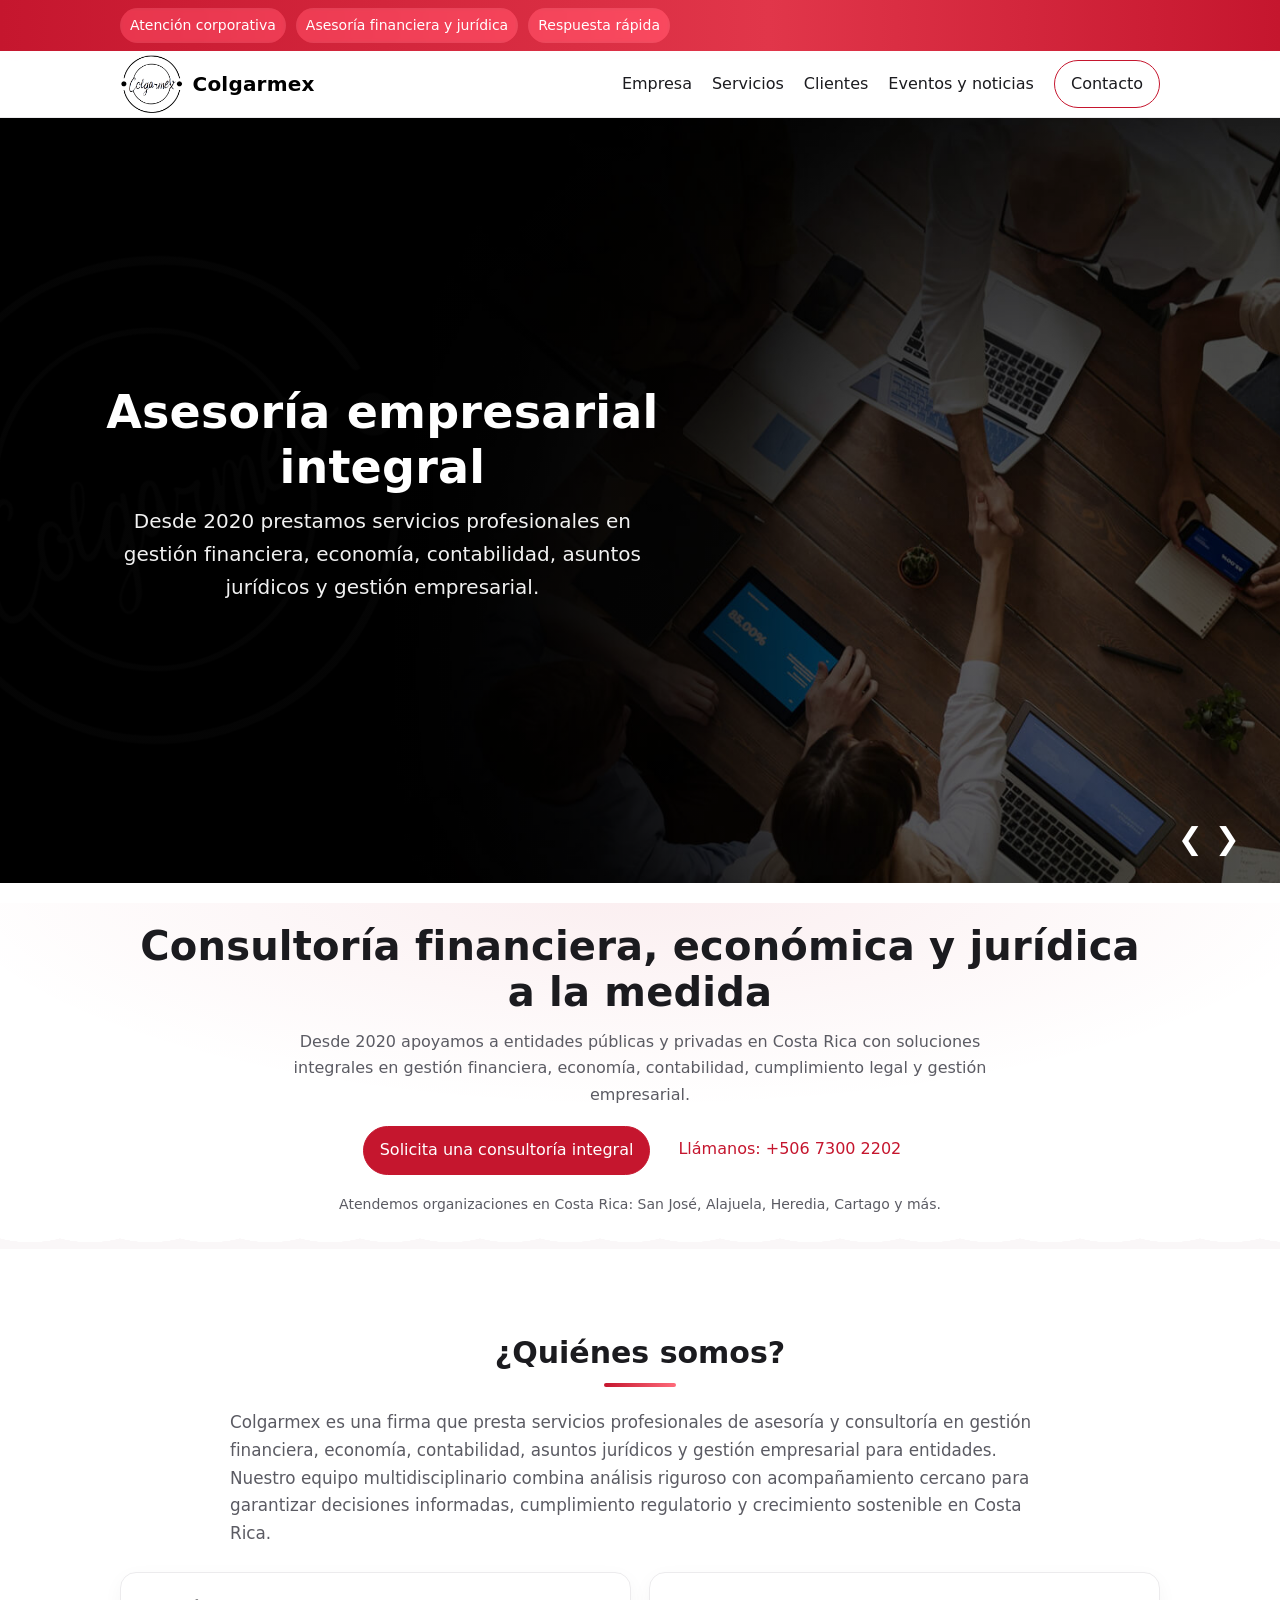
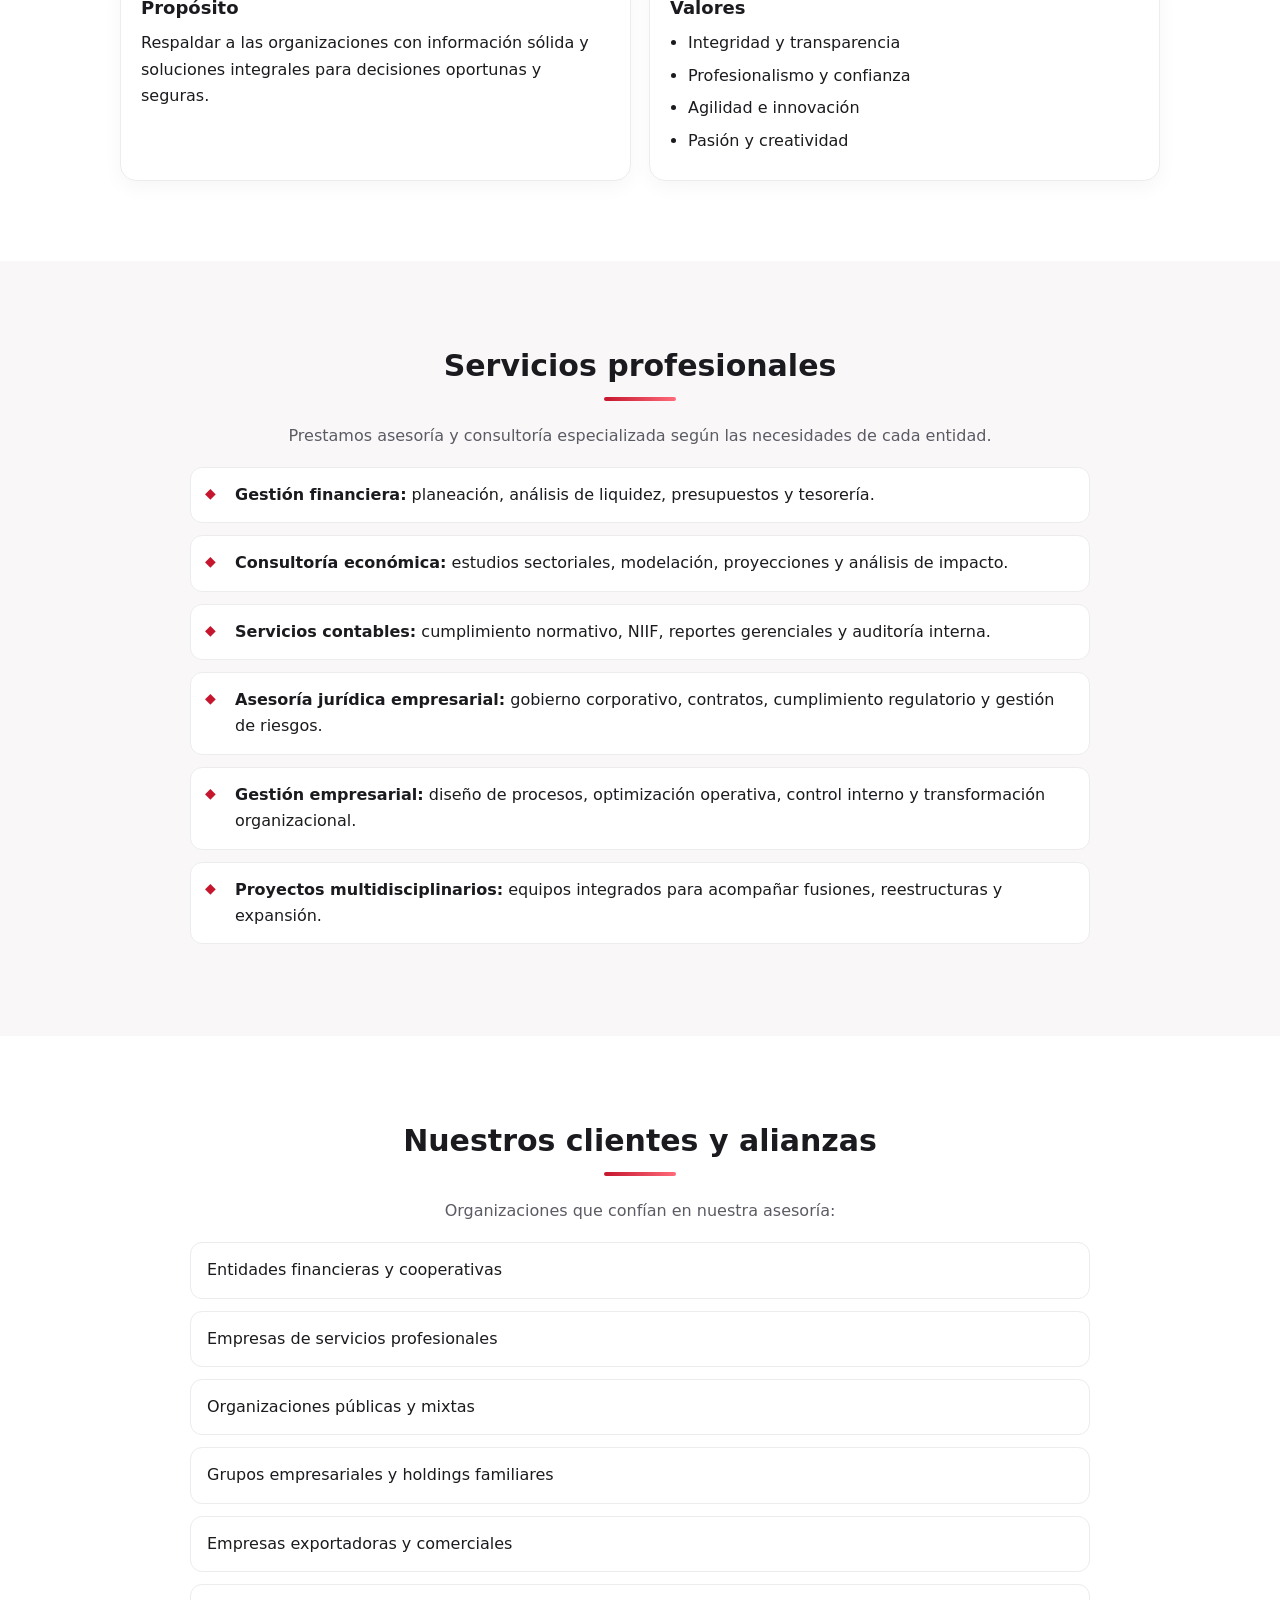
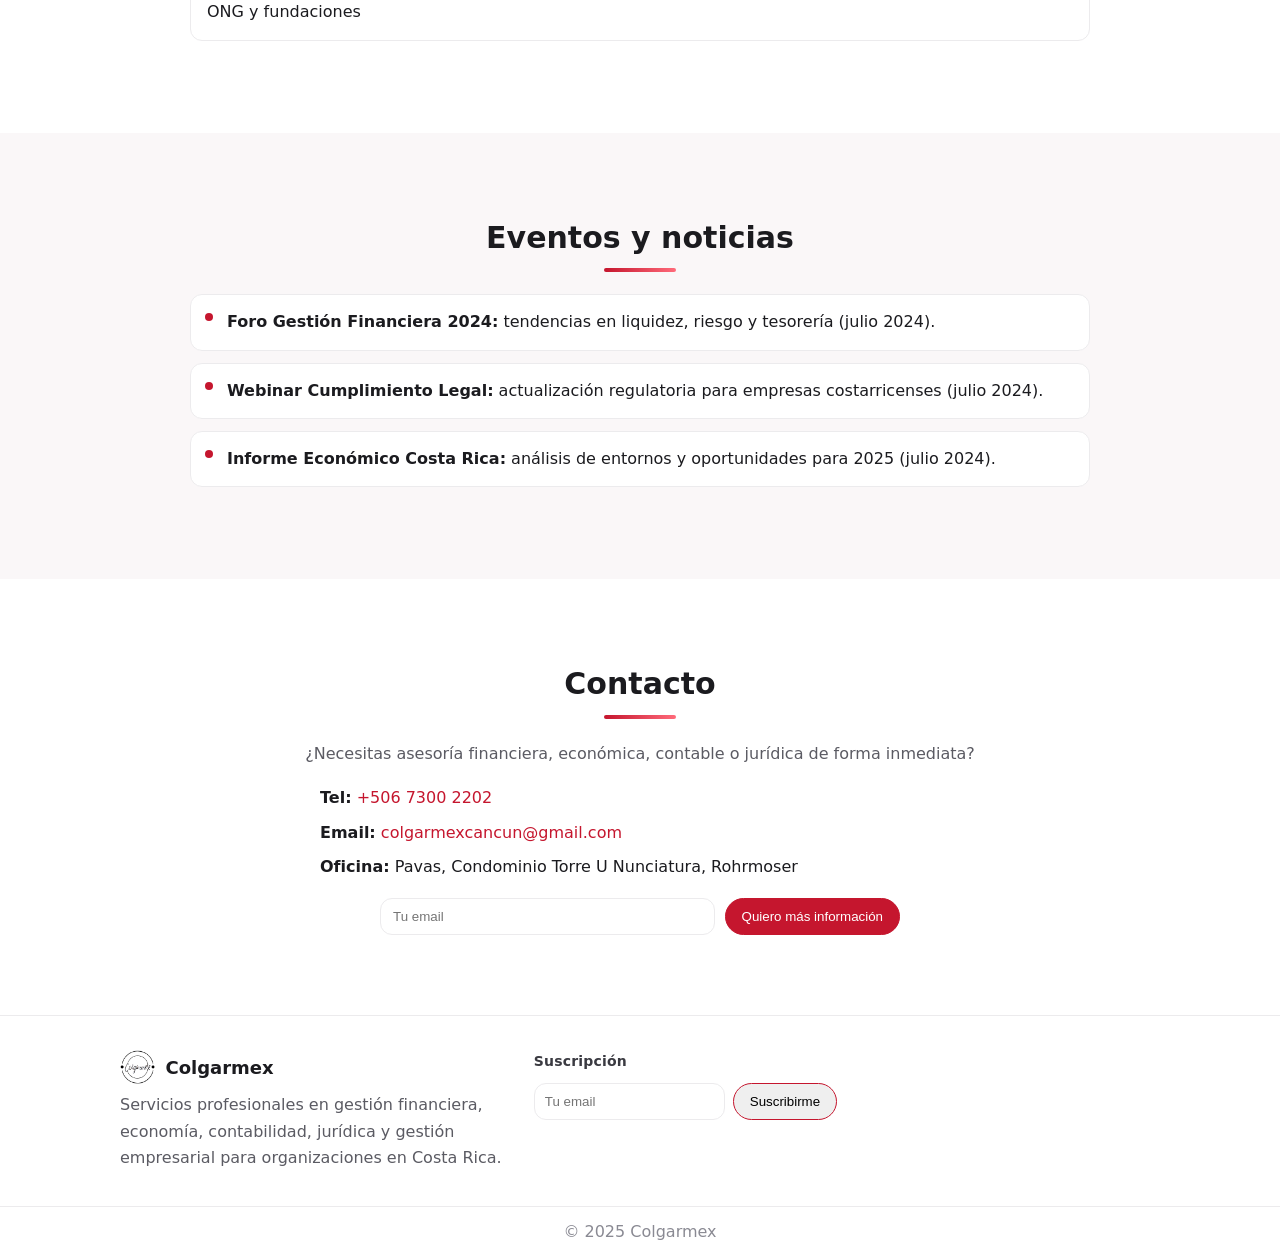
<file: index.html>
<!DOCTYPE html>
<html lang="es">
<head>
  <meta charset="utf-8" />
  <meta name="viewport" content="width=device-width, initial-scale=1" />
  <title>Colgarmex | Consultoría Financiera y Empresarial en Costa Rica</title>
  <meta name="description" content="Colgarmex: servicios profesionales de asesoría y consultoría en gestión financiera, economía, contabilidad, jurídica y gestión empresarial para entidades en Costa Rica.">
  <link rel="stylesheet" href="styles.css">
</head>
<body>
  <!-- Top bar -->
  <div class="topbar">
    <div class="container">
      <span class="pill">Atención corporativa</span>
      <span class="pill">Asesoría financiera y jurídica</span>
      <span class="pill">Respuesta rápida</span>
    </div>
  </div>

  <!-- Header / Nav -->
  <header class="header">
    <nav class="container nav">
      <a class="brand" href="#inicio" aria-label="Ir al inicio">
        <img src="assets/colgarmes-logo.png" alt="Colgarmex" class="logo">
        <span class="dark">Colgarmex</span>
      </a>

      <input id="nav-toggle" type="checkbox" class="nav-toggle" aria-label="Abrir menú">
      <label for="nav-toggle" class="hamburger" aria-hidden="true" aria-label="Abrir navegación">☰</label>

      <div class="links">
        <a href="#empresa">Empresa</a>
        <a href="#servicios">Servicios</a>
        <a href="#clientes">Clientes</a>
        <a href="#eventos">Eventos y noticias</a>
        <a class="btn" href="#contacto">Contacto</a>
      </div>
    </nav>
  </header>

  <section id="inicio" class="hero">
    <div class="slider">
      <div class="slide active">
        <img src="assets/s2.jpg" alt="Equipo colaborando">
        <div class="overlay"></div>
        <div class="text">
          <h1>Asesoría empresarial integral</h1>
          <p>Desde 2020 prestamos servicios profesionales en gestión financiera, economía, contabilidad, asuntos jurídicos y gestión empresarial.</p>
        </div>
      </div>
      <div class="slide">
        <img src="assets/s3.jpg" alt="Consultores profesionales">
        <div class="overlay"></div>
        <div class="text">
          <h1>Acompañamos a entidades en todo el país</h1>
          <p>Consultoría financiera, económica, contable y jurídica con presencia en San José, Alajuela, Heredia y más.</p>
        </div>
      </div>
  
      <!-- Botones de navegación -->
      <div class="nav-buttons">
        <span class="prev">&#10094;</span>
        <span class="next">&#10095;</span>
      </div>
    </div>
  </section>

  <!-- Hero -->
  <section id="inicio" class="hero">
    <div class="container">
      <h1 style="padding-top: 20px;">Consultoría financiera, económica y jurídica a la medida</h1>
      <p>Desde 2020 apoyamos a entidades públicas y privadas en Costa Rica con soluciones integrales en gestión financiera, economía, contabilidad, cumplimiento legal y gestión empresarial.</p>
      <div class="cta-row">
        <a href="#contacto" class="btn btn-primary">Solicita una consultoría integral</a>
        <a href="tel:+50673002202" class="btn btn-ghost">Llámanos: +506 7300 2202</a>
      </div>
      <p class="hero-note">Atendemos organizaciones en Costa Rica: San José, Alajuela, Heredia, Cartago y más.</p>
    </div>
    <div class="hero-wave" aria-hidden="true"></div>
  </section>

  <!-- Empresa -->
  <section id="empresa" class="section">
    <div class="container">
      <h2 class="section-title"><span>¿Quiénes somos?</span></h2>
      <p class="section-intro">
        Colgarmex es una firma que presta servicios profesionales de asesoría y consultoría en gestión financiera,
        economía, contabilidad, asuntos jurídicos y gestión empresarial para entidades.
        Nuestro equipo multidisciplinario combina análisis riguroso con acompañamiento cercano para garantizar
        decisiones informadas, cumplimiento regulatorio y crecimiento sostenible en Costa Rica.
      </p>

      <div class="grid-2">
        <article class="card">
          <h3>Propósito</h3>
          <p>Respaldar a las organizaciones con información sólida y soluciones integrales para decisiones oportunas y seguras.</p>
        </article>

        <article class="card">
          <h3>Valores</h3>
          <ul class="bullets">
            <li>Integridad y transparencia</li>
            <li>Profesionalismo y confianza</li>
            <li>Agilidad e innovación</li>
            <li>Pasión y creatividad</li>
          </ul>
        </article>
      </div>
    </div>
  </section>

  <!-- Servicios -->
  <section id="servicios" class="section alt">
    <div class="container">
      <h2 class="section-title"><span>Servicios profesionales</span></h2>
      <p class="lead">Prestamos asesoría y consultoría especializada según las necesidades de cada entidad.</p>

      <ul class="services">
        <li><strong>Gestión financiera:</strong> planeación, análisis de liquidez, presupuestos y tesorería.</li>
        <li><strong>Consultoría económica:</strong> estudios sectoriales, modelación, proyecciones y análisis de impacto.</li>
        <li><strong>Servicios contables:</strong> cumplimiento normativo, NIIF, reportes gerenciales y auditoría interna.</li>
        <li><strong>Asesoría jurídica empresarial:</strong> gobierno corporativo, contratos, cumplimiento regulatorio y gestión de riesgos.</li>
        <li><strong>Gestión empresarial:</strong> diseño de procesos, optimización operativa, control interno y transformación organizacional.</li>
        <li><strong>Proyectos multidisciplinarios:</strong> equipos integrados para acompañar fusiones, reestructuras y expansión.</li>
      </ul>
    </div>
  </section>

  <!-- Clientes -->
  <section id="clientes" class="section">
    <div class="container">
      <h2 class="section-title"><span>Nuestros clientes y alianzas</span></h2>
      <p class="lead">Organizaciones que confían en nuestra asesoría:</p>
      <ul class="list-simple">
        <li>Entidades financieras y cooperativas</li>
        <li>Empresas de servicios profesionales</li>
        <li>Organizaciones públicas y mixtas</li>
        <li>Grupos empresariales y holdings familiares</li>
        <li>Empresas exportadoras y comerciales</li>
        <li>ONG y fundaciones</li>
      </ul>
    </div>
  </section>

  <!-- Eventos -->
  <section id="eventos" class="section alt">
    <div class="container">
      <h2 class="section-title"><span>Eventos y noticias</span></h2>
      <ul class="list-simple timeline">
        <li><strong>Foro Gestión Financiera 2024:</strong> tendencias en liquidez, riesgo y tesorería (julio 2024).</li>
        <li><strong>Webinar Cumplimiento Legal:</strong> actualización regulatoria para empresas costarricenses (julio 2024).</li>
        <li><strong>Informe Económico Costa Rica:</strong> análisis de entornos y oportunidades para 2025 (julio 2024).</li>
      </ul>
    </div>
  </section>

  <!-- Contacto -->
  <section id="contacto" class="section">
    <div class="container">
      <h2 class="section-title"><span>Contacto</span></h2>
      <p class="lead">¿Necesitas asesoría financiera, económica, contable o jurídica de forma inmediata?</p>
      <ul class="contact-list">
        <li><strong>Tel:</strong> <a href="tel:+50673002202">+506 7300 2202</a></li>
        <li><strong>Email:</strong> <a href="mailto:colgarmexcancun@gmail.com">colgarmexcancun@gmail.com</a></li>
        <li><strong>Oficina:</strong> Pavas, Condominio Torre U Nunciatura, Rohrmoser</li>
      </ul>

      <form class="contact-inline" onsubmit="return false" aria-label="Suscripción rápida">
        <input type="email" placeholder="Tu email" aria-label="Correo electrónico">
        <button class="btn btn-primary">Quiero más información</button>
      </form>
    </div>
  </section>

  <!-- Footer -->
  <footer class="footer">
    <div class="container footer-grid">
      <div>
        <div class="brand-footer">
          <img src="assets/colgarmes-logo.png" alt="Colgarmex" class="logo logo-footer">
          <span>Colgarmex</span>
        </div>
        <p class="small">Servicios profesionales en gestión financiera, economía, contabilidad, jurídica y gestión empresarial para organizaciones en Costa Rica.</p>
      </div>
      <div>
        <h4>Suscripción</h4>
        <form class="subscribe" onsubmit="return false">
          <input type="email" placeholder="Tu email" aria-label="Correo electrónico">
          <button class="btn">Suscribirme</button>
        </form>
      </div>
    </div>
    <div class="tiny">© 2025 Colgarmex</div>
  </footer>

  <script>
    let slides = document.querySelectorAll('.slide');
    let current = 0;
    
    function showSlide(index) {
      slides.forEach(s => s.classList.remove('active'));
      slides[index].classList.add('active');
    }
    
    document.querySelector('.next').onclick = () => {
      current = (current + 1) % slides.length;
      showSlide(current);
    };
    document.querySelector('.prev').onclick = () => {
      current = (current - 1 + slides.length) % slides.length;
      showSlide(current);
    };
    
    // Cambio automático cada 5 segundos
    setInterval(() => {
      current = (current + 1) % slides.length;
      showSlide(current);
    }, 5000);
    </script>

</body>
</html>
</file>
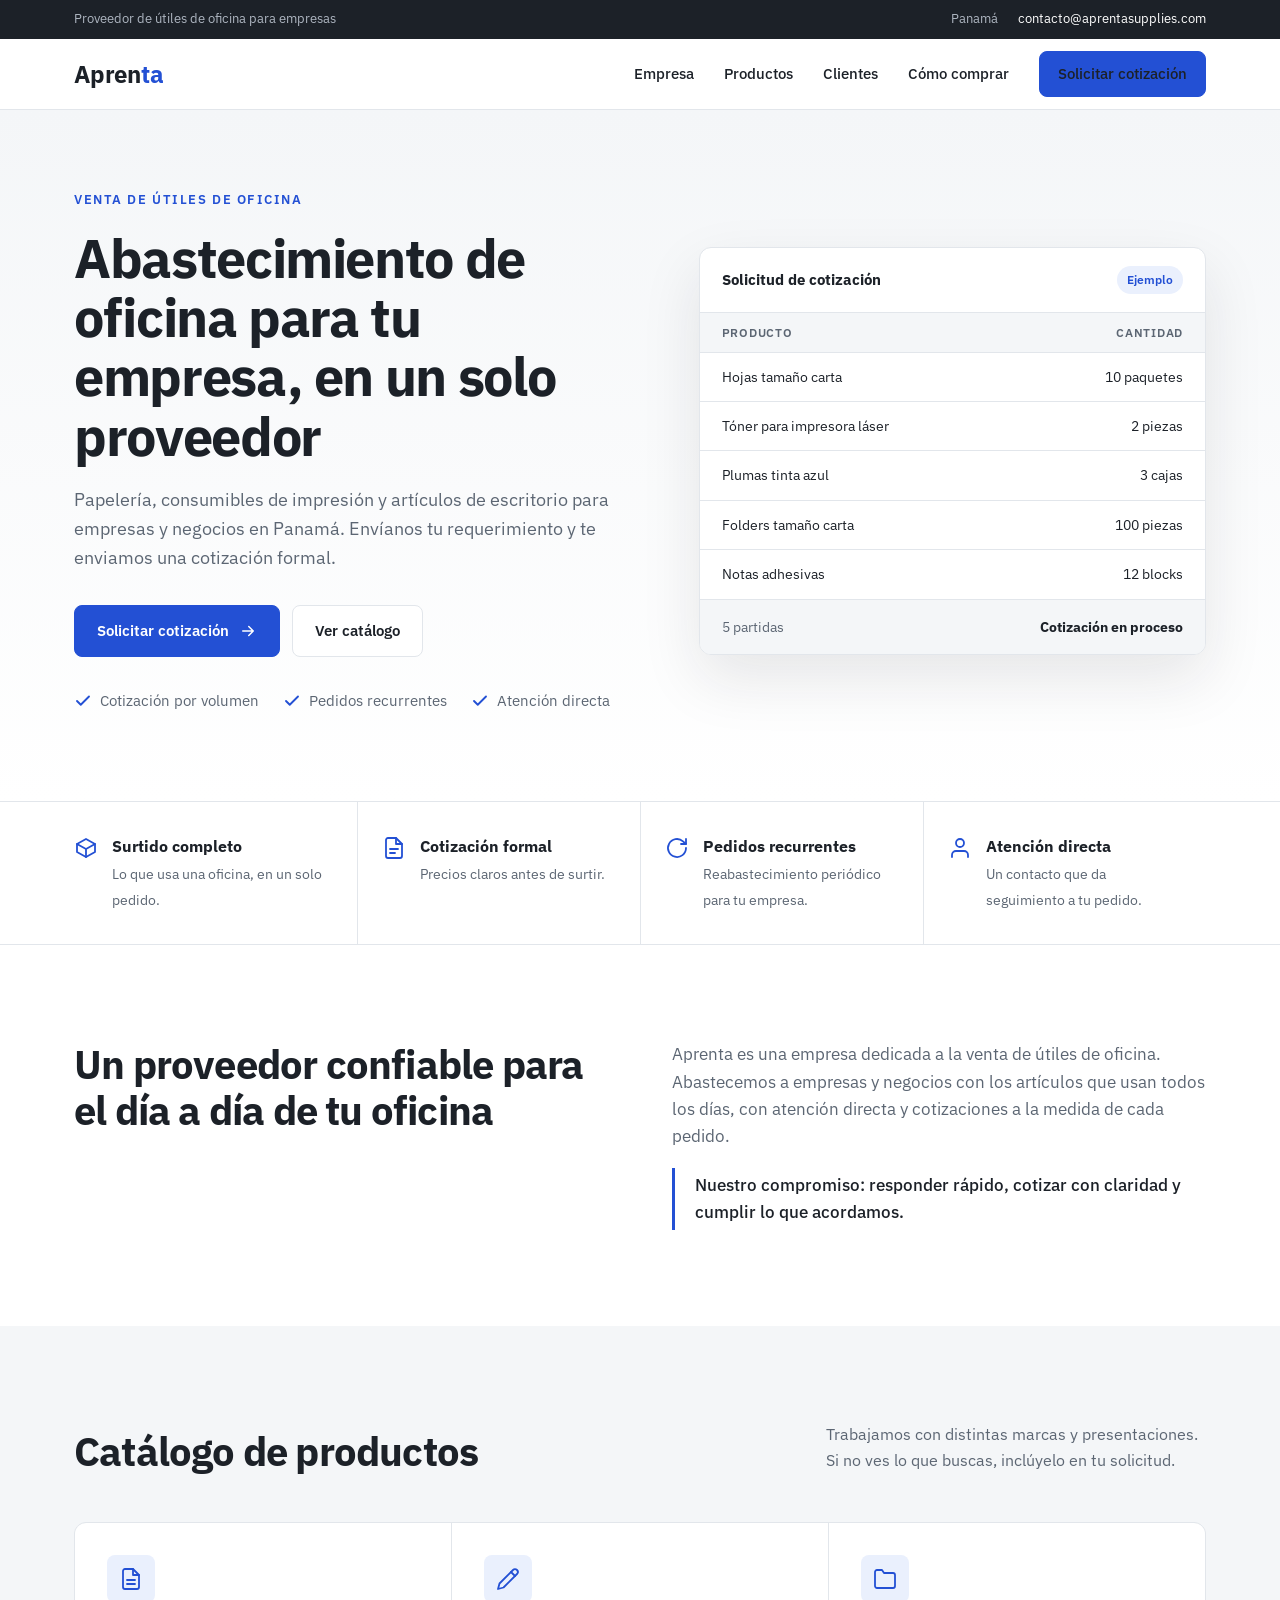
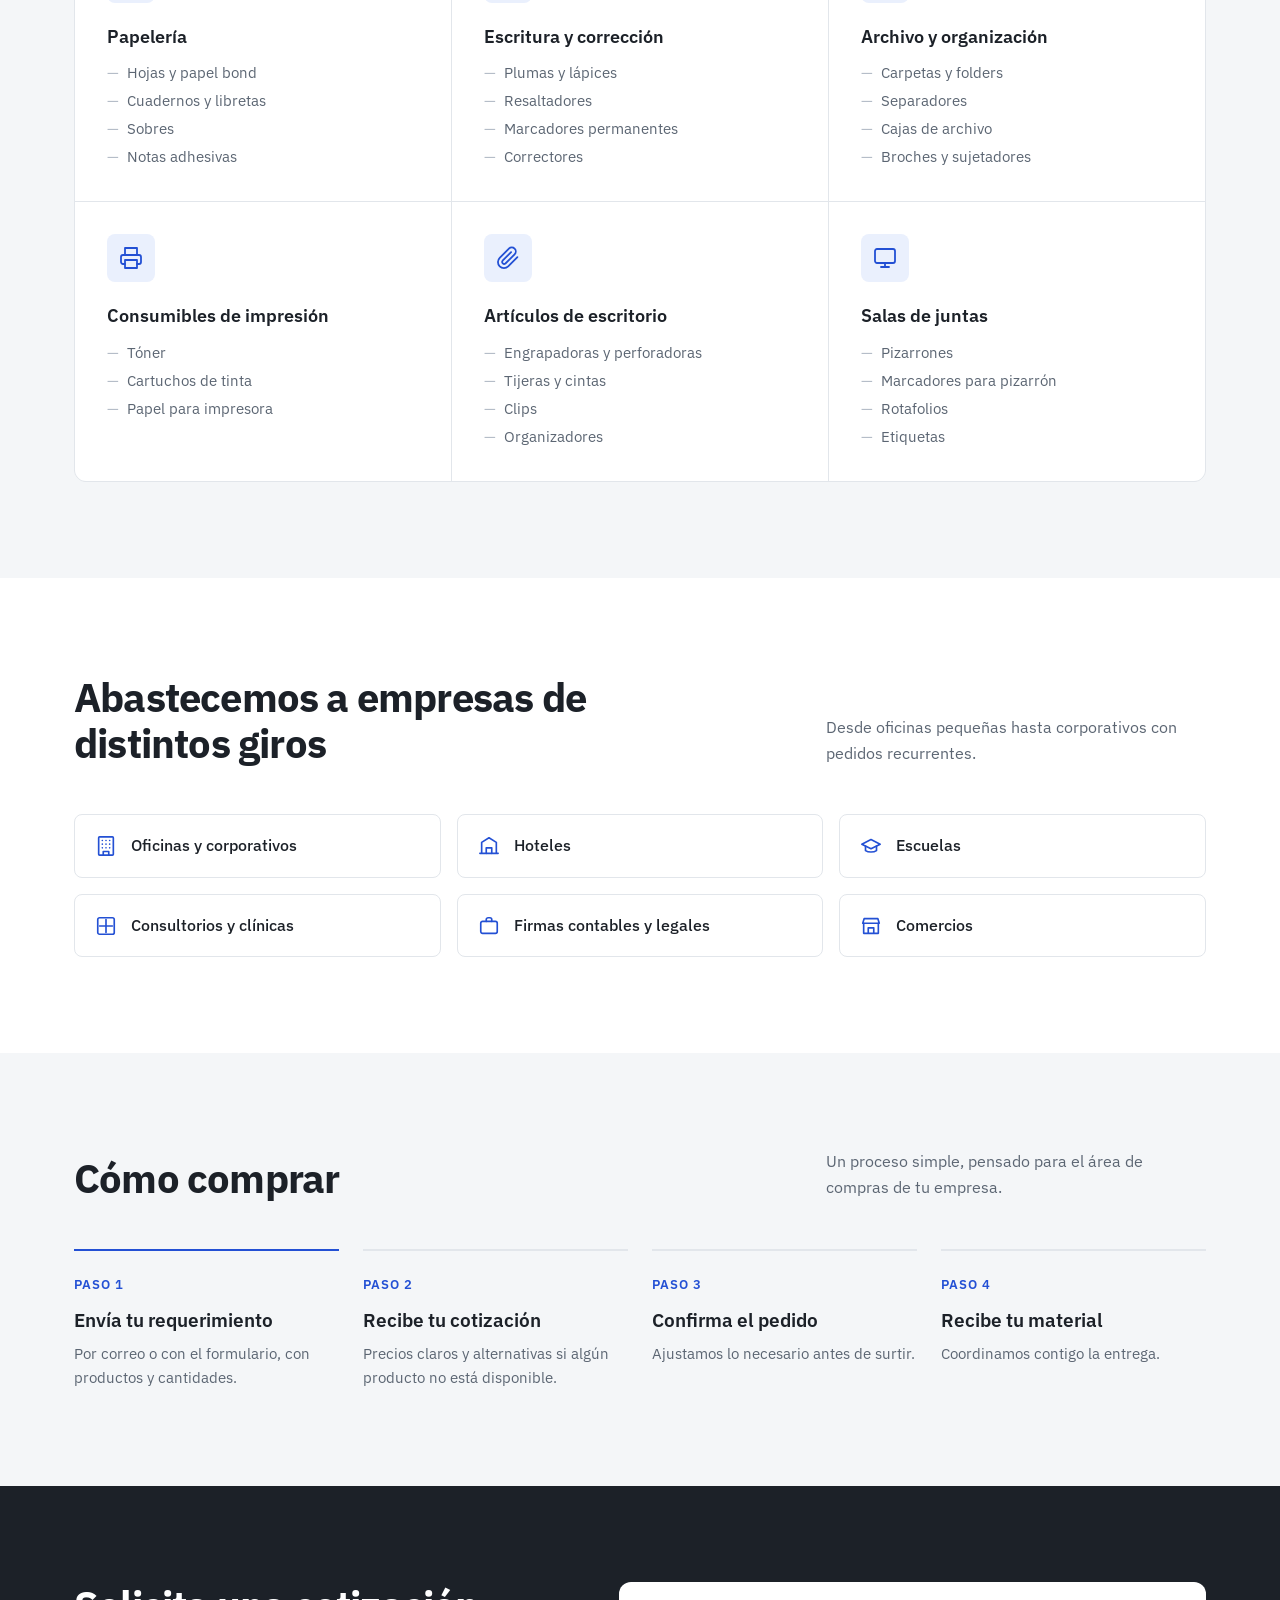
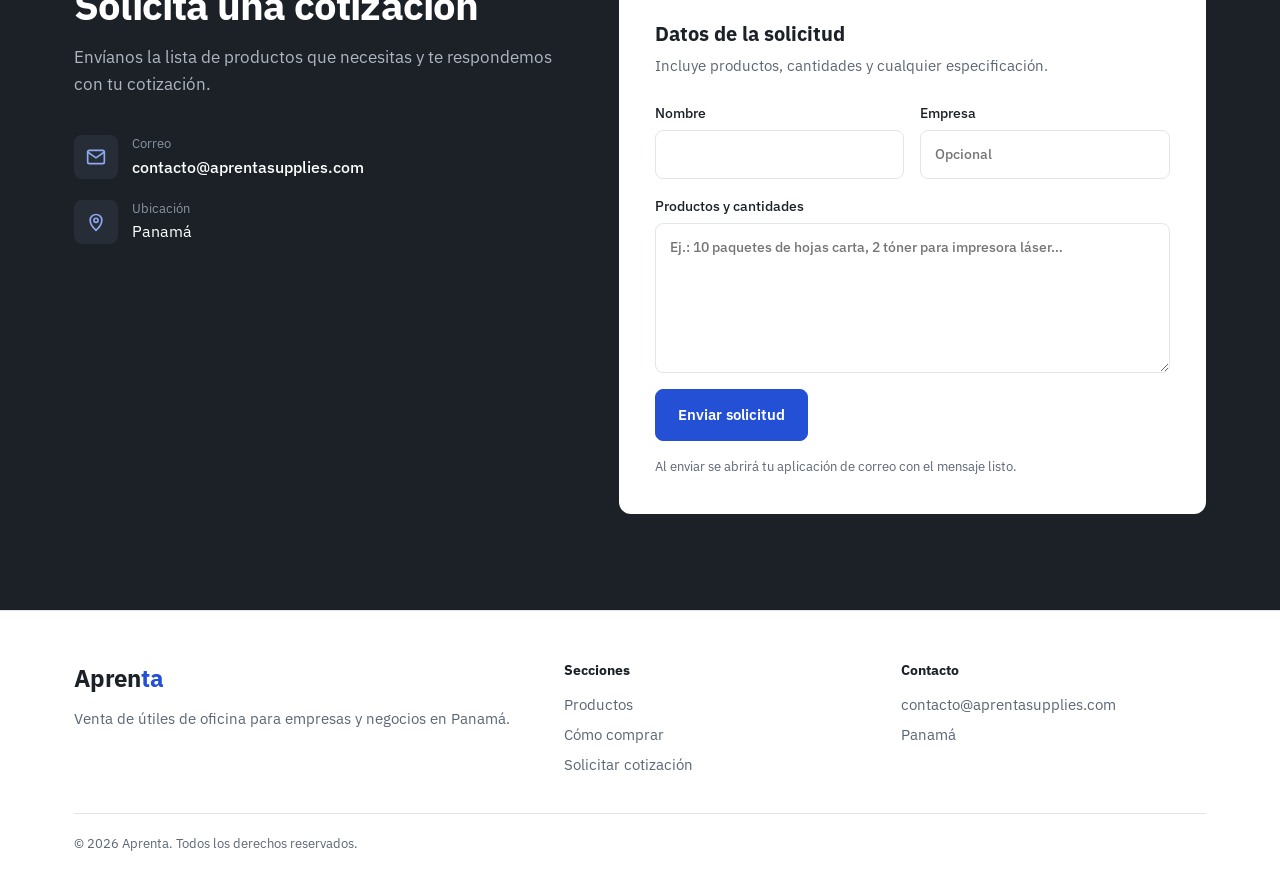
<file: aprenta/index.html>
<!DOCTYPE html>
<html lang="es-PA">
<head>
  <meta charset="utf-8" />
  <meta name="viewport" content="width=device-width, initial-scale=1" />
  <title>Aprenta | Útiles y artículos de oficina en Panamá</title>
  <meta name="description" content="Aprenta: venta de útiles de oficina en Panamá. Papelería, consumibles de impresión y artículos de escritorio para empresas y negocios.">
  <link rel="preconnect" href="https://fonts.googleapis.com">
  <link rel="preconnect" href="https://fonts.gstatic.com" crossorigin>
  <link href="https://fonts.googleapis.com/css2?family=IBM+Plex+Sans:wght@400;500;600;700&display=swap" rel="stylesheet">
  <link rel="stylesheet" href="styles.css">
</head>
<body>
  <!-- Utility bar -->
  <div class="utility">
    <div class="container">
      <div><span>Proveedor de útiles de oficina para empresas</span></div>
      <div><span>Panamá</span><span><a href="mailto:contacto@aprentasupplies.com">contacto@aprentasupplies.com</a></span></div>
    </div>
  </div>

  <!-- Header / Nav -->
  <header class="header">
    <nav class="container nav">
      <a class="brand" href="#inicio" aria-label="Ir al inicio">Apren<span>ta</span></a>

      <input id="nav-toggle" type="checkbox" class="nav-toggle">
      <label for="nav-toggle" class="hamburger" aria-label="Abrir menú">☰</label>

      <div class="links">
        <a href="#nosotros">Empresa</a>
        <a href="#productos">Productos</a>
        <a href="#clientes">Clientes</a>
        <a href="#pedidos">Cómo comprar</a>
        <a class="btn btn-primary" href="#contacto">Solicitar cotización</a>
      </div>
    </nav>
  </header>

  <!-- Hero -->
  <section id="inicio" class="hero">
    <div class="container hero-grid">
      <div>
        <span class="eyebrow">Venta de útiles de oficina</span>
        <h1>Abastecimiento de oficina para tu empresa, en un solo proveedor</h1>
        <p>Papelería, consumibles de impresión y artículos de escritorio para empresas y negocios en Panamá. Envíanos tu requerimiento y te enviamos una cotización formal.</p>
        <div class="cta-row">
          <a href="#contacto" class="btn btn-primary">
            Solicitar cotización
            <svg viewBox="0 0 24 24" fill="none" stroke="currentColor" stroke-width="2" stroke-linecap="round" stroke-linejoin="round"><path d="M5 12h14M13 6l6 6-6 6"/></svg>
          </a>
          <a href="#productos" class="btn">Ver catálogo</a>
        </div>
        <ul class="checks">
          <li><svg viewBox="0 0 24 24" fill="none" stroke="currentColor" stroke-width="2.5" stroke-linecap="round" stroke-linejoin="round"><path d="M20 6 9 17l-5-5"/></svg>Cotización por volumen</li>
          <li><svg viewBox="0 0 24 24" fill="none" stroke="currentColor" stroke-width="2.5" stroke-linecap="round" stroke-linejoin="round"><path d="M20 6 9 17l-5-5"/></svg>Pedidos recurrentes</li>
          <li><svg viewBox="0 0 24 24" fill="none" stroke="currentColor" stroke-width="2.5" stroke-linecap="round" stroke-linejoin="round"><path d="M20 6 9 17l-5-5"/></svg>Atención directa</li>
        </ul>
      </div>

      <div class="quote" aria-hidden="true">
        <div class="quote-head">
          <strong>Solicitud de cotización</strong>
          <span>Ejemplo</span>
        </div>
        <table>
          <thead><tr><th>Producto</th><th>Cantidad</th></tr></thead>
          <tbody>
            <tr><td>Hojas tamaño carta</td><td>10 paquetes</td></tr>
            <tr><td>Tóner para impresora láser</td><td>2 piezas</td></tr>
            <tr><td>Plumas tinta azul</td><td>3 cajas</td></tr>
            <tr><td>Folders tamaño carta</td><td>100 piezas</td></tr>
            <tr><td>Notas adhesivas</td><td>12 blocks</td></tr>
          </tbody>
        </table>
        <div class="quote-foot"><span>5 partidas</span><b>Cotización en proceso</b></div>
      </div>
    </div>
  </section>

  <!-- Beneficios -->
  <section class="benefits" aria-label="Beneficios">
    <div class="container">
      <ul>
        <li>
          <svg viewBox="0 0 24 24" fill="none" stroke="currentColor" stroke-width="1.8" stroke-linecap="round" stroke-linejoin="round"><path d="M21 8 12 3 3 8v8l9 5 9-5z"/><path d="m3 8 9 5 9-5M12 13v8"/></svg>
          <div><strong>Surtido completo</strong><small>Lo que usa una oficina, en un solo pedido.</small></div>
        </li>
        <li>
          <svg viewBox="0 0 24 24" fill="none" stroke="currentColor" stroke-width="1.8" stroke-linecap="round" stroke-linejoin="round"><path d="M14 2H6a2 2 0 0 0-2 2v16a2 2 0 0 0 2 2h12a2 2 0 0 0 2-2V8z"/><path d="M14 2v6h6M8 13h8M8 17h5"/></svg>
          <div><strong>Cotización formal</strong><small>Precios claros antes de surtir.</small></div>
        </li>
        <li>
          <svg viewBox="0 0 24 24" fill="none" stroke="currentColor" stroke-width="1.8" stroke-linecap="round" stroke-linejoin="round"><path d="M21 12a9 9 0 1 1-3-6.7L21 8"/><path d="M21 3v5h-5"/></svg>
          <div><strong>Pedidos recurrentes</strong><small>Reabastecimiento periódico para tu empresa.</small></div>
        </li>
        <li>
          <svg viewBox="0 0 24 24" fill="none" stroke="currentColor" stroke-width="1.8" stroke-linecap="round" stroke-linejoin="round"><path d="M20 21v-2a4 4 0 0 0-4-4H8a4 4 0 0 0-4 4v2"/><circle cx="12" cy="7" r="4"/></svg>
          <div><strong>Atención directa</strong><small>Un contacto que da seguimiento a tu pedido.</small></div>
        </li>
      </ul>
    </div>
  </section>

  <!-- Nosotros -->
  <section id="nosotros" class="section">
    <div class="container about">
      <h2>Un proveedor confiable para el día a día de tu oficina</h2>
      <div>
        <p>Aprenta es una empresa dedicada a la venta de útiles de oficina. Abastecemos a empresas y negocios con los artículos que usan todos los días, con atención directa y cotizaciones a la medida de cada pedido.</p>
        <blockquote>Nuestro compromiso: responder rápido, cotizar con claridad y cumplir lo que acordamos.</blockquote>
      </div>
    </div>
  </section>

  <!-- Productos -->
  <section id="productos" class="section gray">
    <div class="container">
      <div class="section-head">
        <h2>Catálogo de productos</h2>
        <p>Trabajamos con distintas marcas y presentaciones. Si no ves lo que buscas, inclúyelo en tu solicitud.</p>
      </div>

      <div class="catalog">
        <article class="category">
          <span class="icon"><svg viewBox="0 0 24 24" fill="none" stroke="currentColor" stroke-width="1.8" stroke-linecap="round" stroke-linejoin="round"><path d="M14 2H6a2 2 0 0 0-2 2v16a2 2 0 0 0 2 2h12a2 2 0 0 0 2-2V8z"/><path d="M14 2v6h6M8 13h8M8 17h8"/></svg></span>
          <h3>Papelería</h3>
          <ul><li>Hojas y papel bond</li><li>Cuadernos y libretas</li><li>Sobres</li><li>Notas adhesivas</li></ul>
        </article>
        <article class="category">
          <span class="icon"><svg viewBox="0 0 24 24" fill="none" stroke="currentColor" stroke-width="1.8" stroke-linecap="round" stroke-linejoin="round"><path d="M17 3a2.8 2.8 0 0 1 4 4L7.5 20.5 2 22l1.5-5.5z"/><path d="m15 5 4 4"/></svg></span>
          <h3>Escritura y corrección</h3>
          <ul><li>Plumas y lápices</li><li>Resaltadores</li><li>Marcadores permanentes</li><li>Correctores</li></ul>
        </article>
        <article class="category">
          <span class="icon"><svg viewBox="0 0 24 24" fill="none" stroke="currentColor" stroke-width="1.8" stroke-linecap="round" stroke-linejoin="round"><path d="M22 19a2 2 0 0 1-2 2H4a2 2 0 0 1-2-2V5a2 2 0 0 1 2-2h5l2 3h9a2 2 0 0 1 2 2z"/></svg></span>
          <h3>Archivo y organización</h3>
          <ul><li>Carpetas y folders</li><li>Separadores</li><li>Cajas de archivo</li><li>Broches y sujetadores</li></ul>
        </article>
        <article class="category">
          <span class="icon"><svg viewBox="0 0 24 24" fill="none" stroke="currentColor" stroke-width="1.8" stroke-linecap="round" stroke-linejoin="round"><path d="M6 9V2h12v7"/><path d="M6 18H4a2 2 0 0 1-2-2v-5a2 2 0 0 1 2-2h16a2 2 0 0 1 2 2v5a2 2 0 0 1-2 2h-2"/><rect x="6" y="14" width="12" height="8"/></svg></span>
          <h3>Consumibles de impresión</h3>
          <ul><li>Tóner</li><li>Cartuchos de tinta</li><li>Papel para impresora</li></ul>
        </article>
        <article class="category">
          <span class="icon"><svg viewBox="0 0 24 24" fill="none" stroke="currentColor" stroke-width="1.8" stroke-linecap="round" stroke-linejoin="round"><path d="m21.4 11.1-9.2 9.2a6 6 0 0 1-8.5-8.5l9.2-9.2a4 4 0 0 1 5.7 5.7l-9.2 9.2a2 2 0 0 1-2.8-2.8l8.5-8.5"/></svg></span>
          <h3>Artículos de escritorio</h3>
          <ul><li>Engrapadoras y perforadoras</li><li>Tijeras y cintas</li><li>Clips</li><li>Organizadores</li></ul>
        </article>
        <article class="category">
          <span class="icon"><svg viewBox="0 0 24 24" fill="none" stroke="currentColor" stroke-width="1.8" stroke-linecap="round" stroke-linejoin="round"><rect x="2" y="3" width="20" height="14" rx="2"/><path d="M8 21h8M12 17v4"/></svg></span>
          <h3>Salas de juntas</h3>
          <ul><li>Pizarrones</li><li>Marcadores para pizarrón</li><li>Rotafolios</li><li>Etiquetas</li></ul>
        </article>
      </div>
    </div>
  </section>

  <!-- Clientes -->
  <section id="clientes" class="section">
    <div class="container">
      <div class="section-head">
        <h2>Abastecemos a empresas de distintos giros</h2>
        <p>Desde oficinas pequeñas hasta corporativos con pedidos recurrentes.</p>
      </div>
      <ul class="sectors">
        <li><svg viewBox="0 0 24 24" fill="none" stroke="currentColor" stroke-width="1.8" stroke-linecap="round" stroke-linejoin="round"><rect x="4" y="2" width="16" height="20" rx="1"/><path d="M9 22v-4h6v4M8 6h.01M12 6h.01M16 6h.01M8 10h.01M12 10h.01M16 10h.01M8 14h.01M12 14h.01M16 14h.01"/></svg>Oficinas y corporativos</li>
        <li><svg viewBox="0 0 24 24" fill="none" stroke="currentColor" stroke-width="1.8" stroke-linecap="round" stroke-linejoin="round"><path d="M2 20h20M4 20V8l8-5 8 5v12"/><path d="M9 20v-6h6v6"/></svg>Hoteles</li>
        <li><svg viewBox="0 0 24 24" fill="none" stroke="currentColor" stroke-width="1.8" stroke-linecap="round" stroke-linejoin="round"><path d="M22 10 12 5 2 10l10 5z"/><path d="M6 12v5c3 2 9 2 12 0v-5"/></svg>Escuelas</li>
        <li><svg viewBox="0 0 24 24" fill="none" stroke="currentColor" stroke-width="1.8" stroke-linecap="round" stroke-linejoin="round"><path d="M12 5v14M5 12h14"/><rect x="3" y="3" width="18" height="18" rx="2"/></svg>Consultorios y clínicas</li>
        <li><svg viewBox="0 0 24 24" fill="none" stroke="currentColor" stroke-width="1.8" stroke-linecap="round" stroke-linejoin="round"><rect x="3" y="7" width="18" height="13" rx="2"/><path d="M9 7V5a2 2 0 0 1 2-2h2a2 2 0 0 1 2 2v2"/></svg>Firmas contables y legales</li>
        <li><svg viewBox="0 0 24 24" fill="none" stroke="currentColor" stroke-width="1.8" stroke-linecap="round" stroke-linejoin="round"><path d="M3 9h18l-1.5-5h-15z"/><path d="M4 9v11h16V9M9 20v-6h6v6"/></svg>Comercios</li>
      </ul>
    </div>
  </section>

  <!-- Cómo comprar -->
  <section id="pedidos" class="section gray">
    <div class="container">
      <div class="section-head">
        <h2>Cómo comprar</h2>
        <p>Un proceso simple, pensado para el área de compras de tu empresa.</p>
      </div>
      <ol class="steps">
        <li>
          <h3>Envía tu requerimiento</h3>
          <p>Por correo o con el formulario, con productos y cantidades.</p>
        </li>
        <li>
          <h3>Recibe tu cotización</h3>
          <p>Precios claros y alternativas si algún producto no está disponible.</p>
        </li>
        <li>
          <h3>Confirma el pedido</h3>
          <p>Ajustamos lo necesario antes de surtir.</p>
        </li>
        <li>
          <h3>Recibe tu material</h3>
          <p>Coordinamos contigo la entrega.</p>
        </li>
      </ol>
    </div>
  </section>

  <!-- Contacto -->
  <section id="contacto" class="contact">
    <div class="container contact-grid">
      <div>
        <h2>Solicita una cotización</h2>
        <p class="contact-intro">Envíanos la lista de productos que necesitas y te respondemos con tu cotización.</p>
        <ul class="contact-info">
          <li>
            <span class="icon"><svg viewBox="0 0 24 24" fill="none" stroke="currentColor" stroke-width="2" stroke-linecap="round" stroke-linejoin="round"><rect x="2" y="4" width="20" height="16" rx="2"/><path d="m22 6-10 7L2 6"/></svg></span>
            <div><small>Correo</small><a href="mailto:contacto@aprentasupplies.com">contacto@aprentasupplies.com</a></div>
          </li>
          <li>
            <span class="icon"><svg viewBox="0 0 24 24" fill="none" stroke="currentColor" stroke-width="2" stroke-linecap="round" stroke-linejoin="round"><path d="M12 22s7-6.2 7-12a7 7 0 0 0-14 0c0 5.8 7 12 7 12z"/><circle cx="12" cy="10" r="2.5"/></svg></span>
            <div><small>Ubicación</small>Panamá</div>
          </li>
        </ul>
      </div>

      <div class="form-panel">
        <h3>Datos de la solicitud</h3>
        <p>Incluye productos, cantidades y cualquier especificación.</p>
        <form class="contact-form" data-email="contacto@aprentasupplies.com" data-subject="Solicitud de cotización">
          <div class="row">
            <label>Nombre
              <input name="nombre" type="text" required>
            </label>
            <label>Empresa
              <input name="empresa" type="text" placeholder="Opcional">
            </label>
          </div>
          <label>Productos y cantidades
            <textarea name="mensaje" placeholder="Ej.: 10 paquetes de hojas carta, 2 tóner para impresora láser…" required></textarea>
          </label>
          <button class="btn btn-primary" type="submit">Enviar solicitud</button>
          <p class="form-note">Al enviar se abrirá tu aplicación de correo con el mensaje listo.</p>
        </form>
      </div>
    </div>
  </section>

  <!-- Footer -->
  <footer class="footer">
    <div class="container">
      <div class="footer-grid">
        <div>
          <a class="brand" href="#inicio">Apren<span>ta</span></a>
          <p>Venta de útiles de oficina para empresas y negocios en Panamá.</p>
        </div>
        <div>
          <h4>Secciones</h4>
          <ul>
            <li><a href="#productos">Productos</a></li>
            <li><a href="#pedidos">Cómo comprar</a></li>
            <li><a href="#contacto">Solicitar cotización</a></li>
          </ul>
        </div>
        <div>
          <h4>Contacto</h4>
          <ul>
            <li><a href="mailto:contacto@aprentasupplies.com">contacto@aprentasupplies.com</a></li>
            <li>Panamá</li>
          </ul>
        </div>
      </div>
      <div class="copy">© 2026 Aprenta. Todos los derechos reservados.</div>
    </div>
  </footer>

  <script>
    // Cerrar el menú móvil al elegir una sección
    document.querySelectorAll('.links a').forEach(a => {
      a.addEventListener('click', () => { document.getElementById('nav-toggle').checked = false; });
    });

    // El formulario abre el correo con el mensaje listo
    document.querySelectorAll('.contact-form').forEach(form => {
      form.addEventListener('submit', e => {
        e.preventDefault();
        const nombre = form.nombre.value.trim();
        const empresa = form.empresa.value.trim();
        const subject = `${form.dataset.subject} - ${empresa || nombre}`;
        const body = `${form.mensaje.value.trim()}\n\n${nombre}${empresa ? `\n${empresa}` : ''}`;
        location.href = `mailto:${form.dataset.email}?subject=${encodeURIComponent(subject)}&body=${encodeURIComponent(body)}`;
      });
    });
  </script>
</body>
</html>
</file>
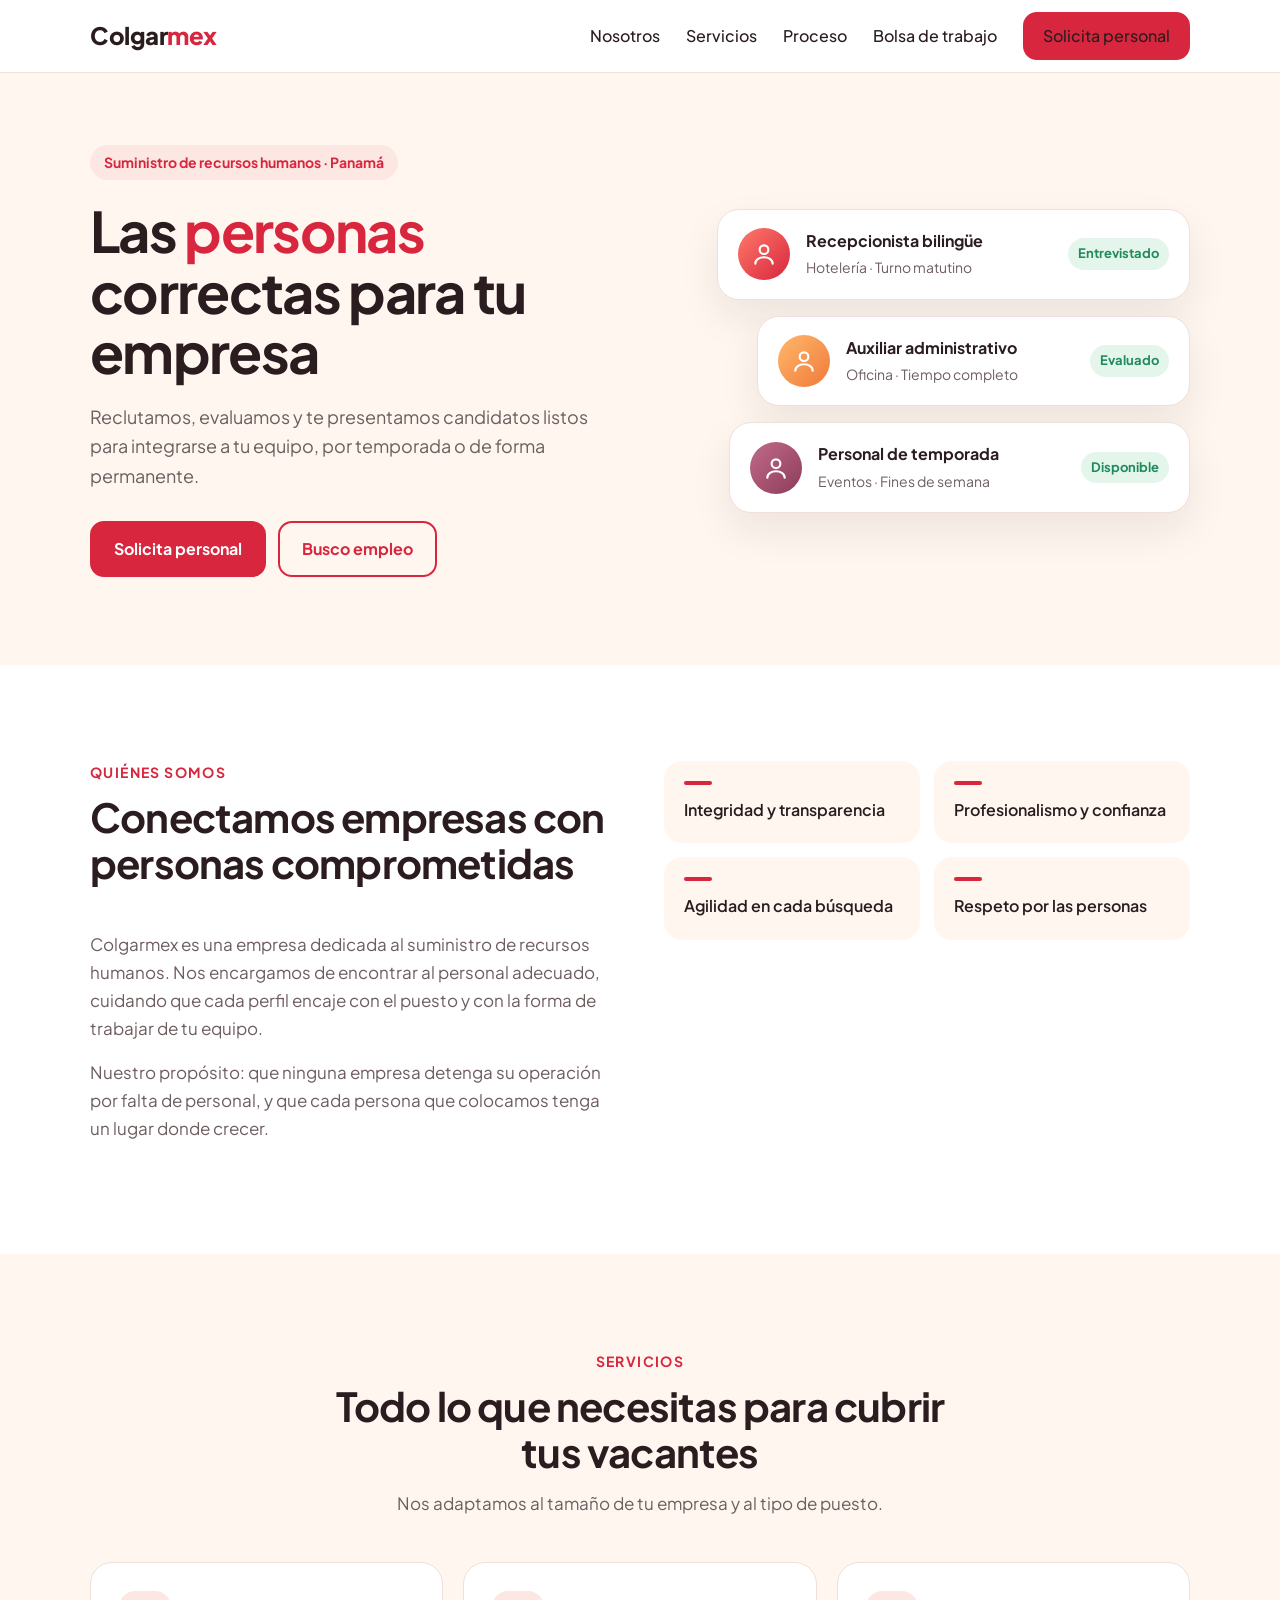
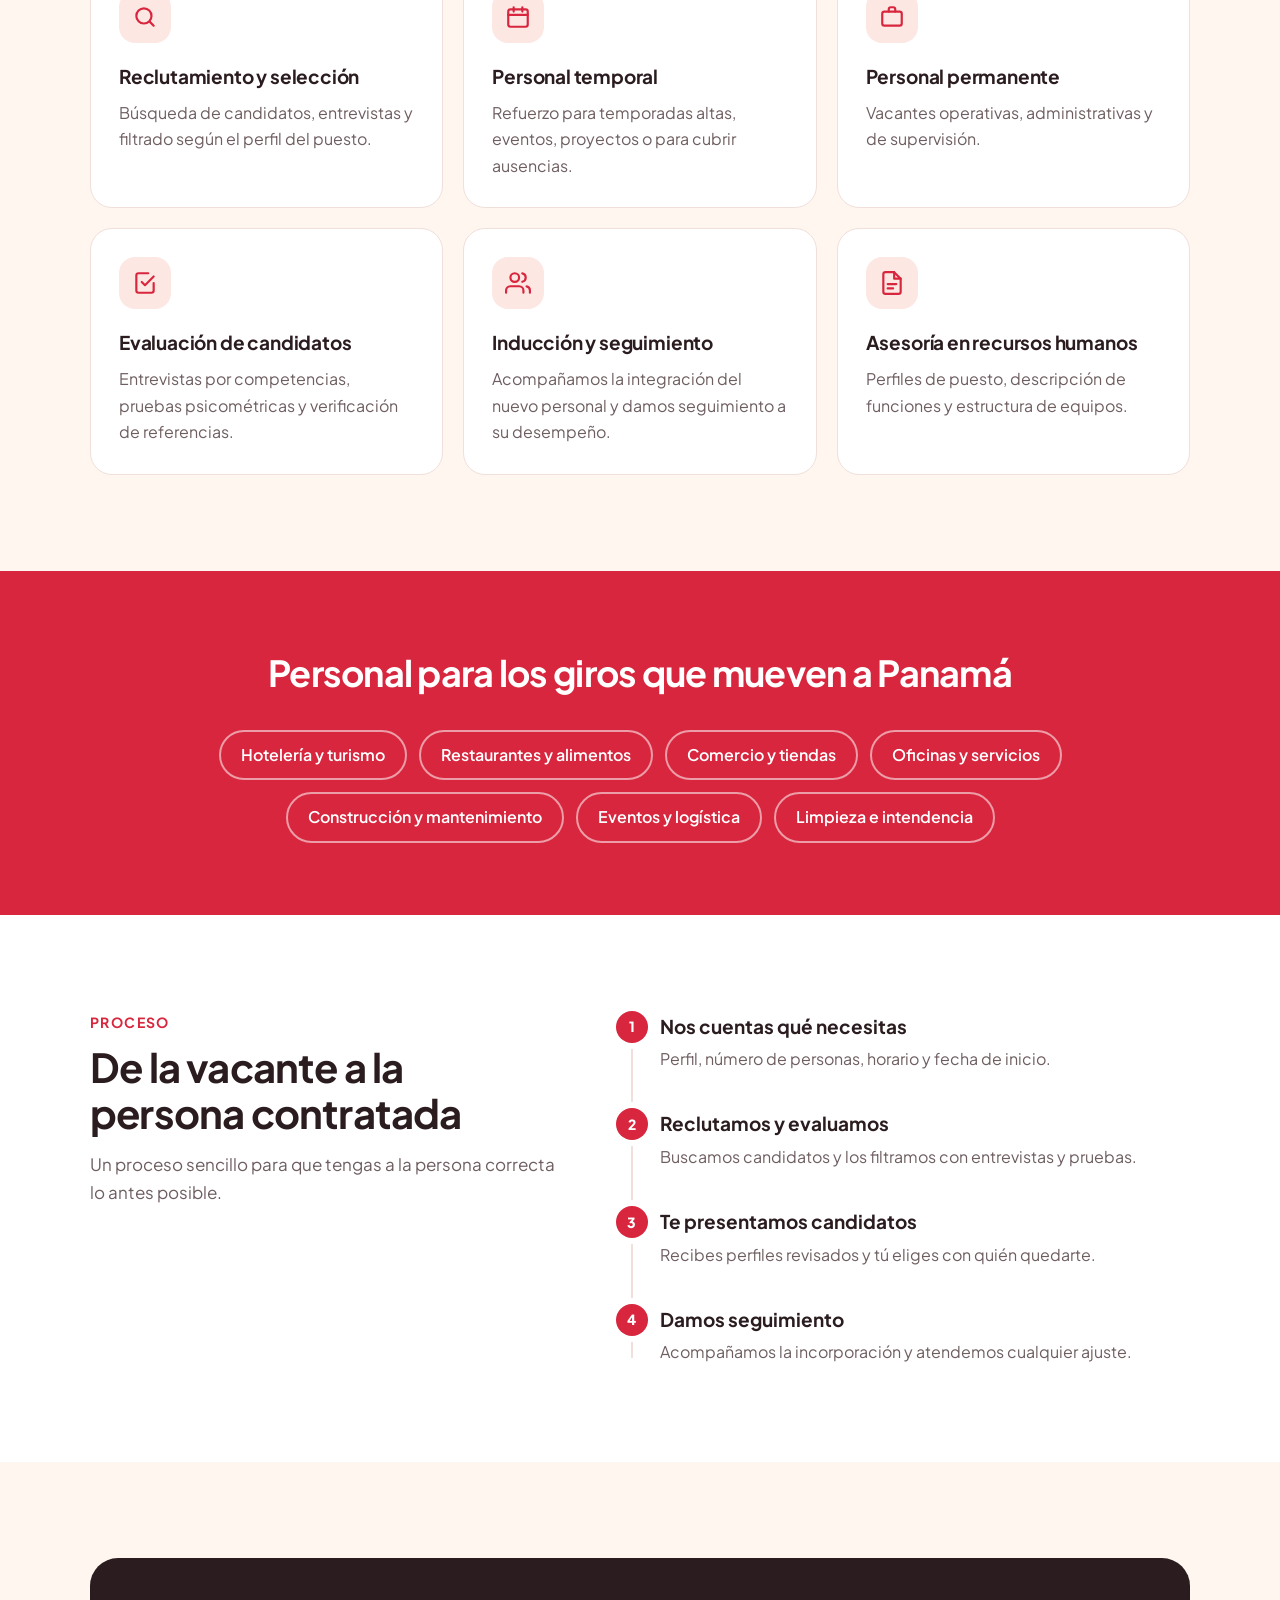
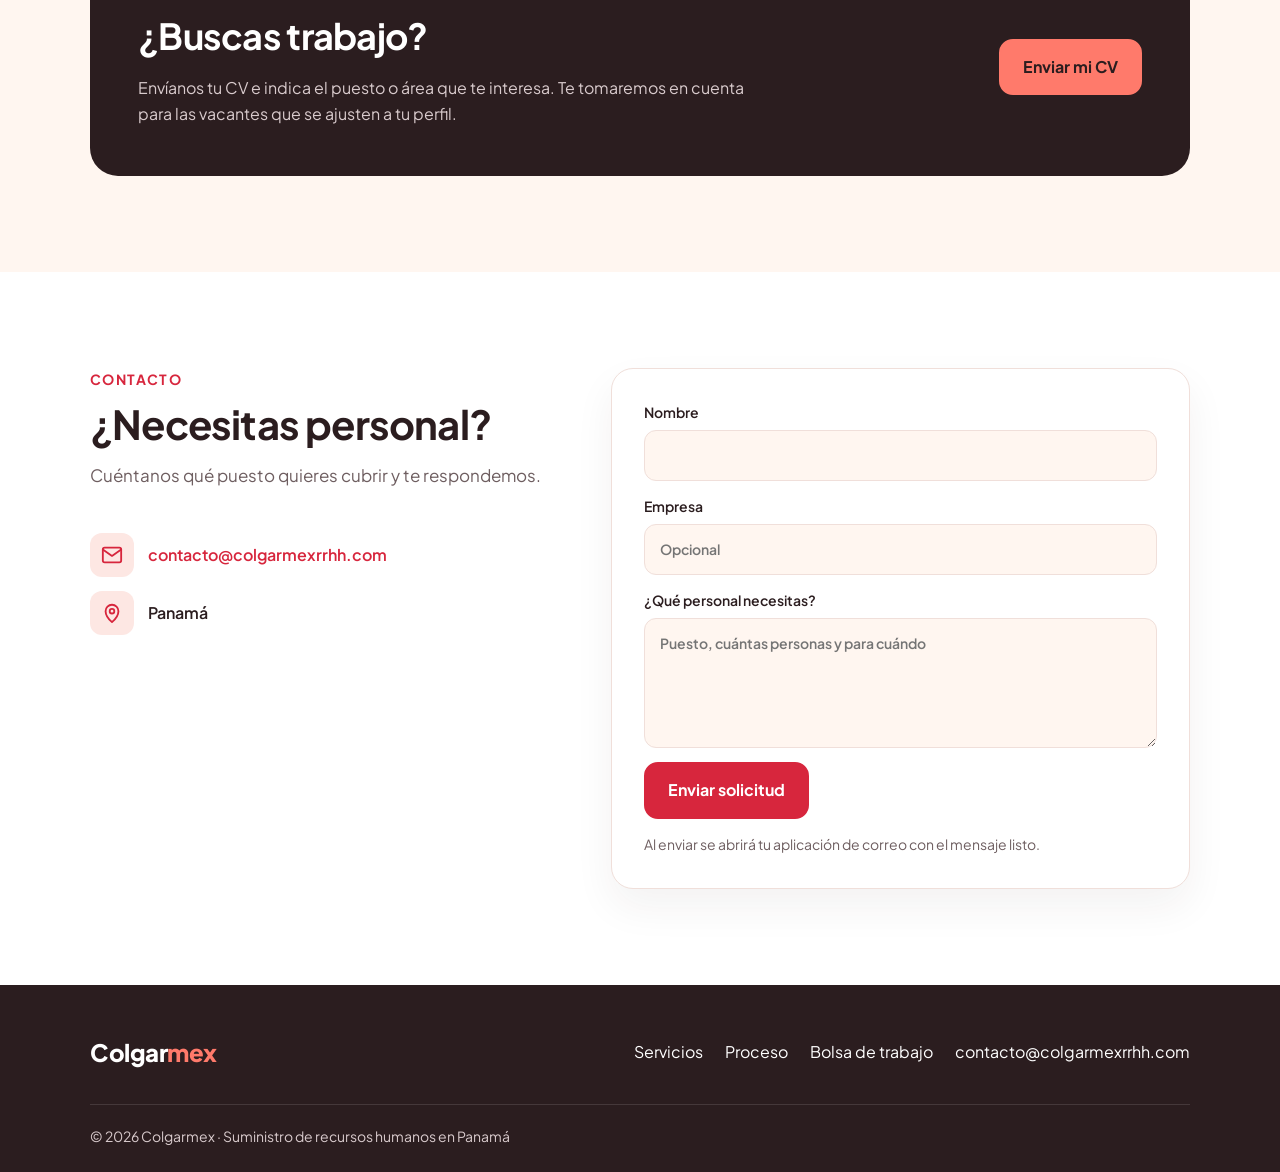
<file: colgarmex/index.html>
<!DOCTYPE html>
<html lang="es-PA">
<head>
  <meta charset="utf-8" />
  <meta name="viewport" content="width=device-width, initial-scale=1" />
  <title>Colgarmex | Suministro de recursos humanos en Panamá</title>
  <meta name="description" content="Colgarmex: suministro de recursos humanos en Panamá. Reclutamiento, selección y personal temporal o permanente para tu empresa.">
  <link rel="preconnect" href="https://fonts.googleapis.com">
  <link rel="preconnect" href="https://fonts.gstatic.com" crossorigin>
  <link href="https://fonts.googleapis.com/css2?family=Plus+Jakarta+Sans:wght@400;500;600;700;800&display=swap" rel="stylesheet">
  <link rel="stylesheet" href="styles.css">
</head>
<body>
  <!-- Header / Nav -->
  <header class="header">
    <nav class="container nav">
      <a class="brand" href="#inicio" aria-label="Ir al inicio">Colgar<span>mex</span></a>

      <input id="nav-toggle" type="checkbox" class="nav-toggle">
      <label for="nav-toggle" class="hamburger" aria-label="Abrir menú">☰</label>

      <div class="links">
        <a href="#nosotros">Nosotros</a>
        <a href="#servicios">Servicios</a>
        <a href="#proceso">Proceso</a>
        <a href="#empleo">Bolsa de trabajo</a>
        <a class="btn btn-primary" href="#contacto">Solicita personal</a>
      </div>
    </nav>
  </header>

  <!-- Hero -->
  <section id="inicio" class="hero">
    <div class="container hero-grid">
      <div>
        <span class="tag">Suministro de recursos humanos · Panamá</span>
        <h1>Las <em>personas</em> correctas para tu empresa</h1>
        <p>Reclutamos, evaluamos y te presentamos candidatos listos para integrarse a tu equipo, por temporada o de forma permanente.</p>
        <div class="cta-row">
          <a href="#contacto" class="btn btn-primary">Solicita personal</a>
          <a href="#empleo" class="btn">Busco empleo</a>
        </div>
      </div>

      <div class="people" aria-hidden="true">
        <div class="person">
          <span class="avatar"><svg viewBox="0 0 24 24" fill="none" stroke="currentColor" stroke-width="2" stroke-linecap="round"><circle cx="12" cy="8" r="4"/><path d="M4 21c0-4 4-6 8-6s8 2 8 6"/></svg></span>
          <span><strong>Recepcionista bilingüe</strong><small>Hotelería · Turno matutino</small></span>
          <span class="status">Entrevistado</span>
        </div>
        <div class="person">
          <span class="avatar"><svg viewBox="0 0 24 24" fill="none" stroke="currentColor" stroke-width="2" stroke-linecap="round"><circle cx="12" cy="8" r="4"/><path d="M4 21c0-4 4-6 8-6s8 2 8 6"/></svg></span>
          <span><strong>Auxiliar administrativo</strong><small>Oficina · Tiempo completo</small></span>
          <span class="status">Evaluado</span>
        </div>
        <div class="person">
          <span class="avatar"><svg viewBox="0 0 24 24" fill="none" stroke="currentColor" stroke-width="2" stroke-linecap="round"><circle cx="12" cy="8" r="4"/><path d="M4 21c0-4 4-6 8-6s8 2 8 6"/></svg></span>
          <span><strong>Personal de temporada</strong><small>Eventos · Fines de semana</small></span>
          <span class="status">Disponible</span>
        </div>
      </div>
    </div>
  </section>

  <!-- Nosotros -->
  <section id="nosotros" class="section">
    <div class="container about">
      <div class="about-text">
        <span class="kicker">Quiénes somos</span>
        <div class="heading">
          <h2>Conectamos empresas con personas comprometidas</h2>
        </div>
        <p>Colgarmex es una empresa dedicada al suministro de recursos humanos. Nos encargamos de encontrar al personal adecuado, cuidando que cada perfil encaje con el puesto y con la forma de trabajar de tu equipo.</p>
        <p>Nuestro propósito: que ninguna empresa detenga su operación por falta de personal, y que cada persona que colocamos tenga un lugar donde crecer.</p>
      </div>
      <ul class="values">
        <li>Integridad y transparencia</li>
        <li>Profesionalismo y confianza</li>
        <li>Agilidad en cada búsqueda</li>
        <li>Respeto por las personas</li>
      </ul>
    </div>
  </section>

  <!-- Servicios -->
  <section id="servicios" class="section soft">
    <div class="container">
      <div class="heading center">
        <span class="kicker">Servicios</span>
        <h2>Todo lo que necesitas para cubrir tus vacantes</h2>
        <p>Nos adaptamos al tamaño de tu empresa y al tipo de puesto.</p>
      </div>

      <div class="cards">
        <article class="card">
          <span class="icon"><svg viewBox="0 0 24 24" fill="none" stroke="currentColor" stroke-width="2" stroke-linecap="round" stroke-linejoin="round"><circle cx="11" cy="11" r="7"/><path d="m20 20-3.5-3.5"/></svg></span>
          <h3>Reclutamiento y selección</h3>
          <p>Búsqueda de candidatos, entrevistas y filtrado según el perfil del puesto.</p>
        </article>
        <article class="card">
          <span class="icon"><svg viewBox="0 0 24 24" fill="none" stroke="currentColor" stroke-width="2" stroke-linecap="round" stroke-linejoin="round"><rect x="3" y="5" width="18" height="16" rx="2"/><path d="M3 10h18M8 3v4M16 3v4"/></svg></span>
          <h3>Personal temporal</h3>
          <p>Refuerzo para temporadas altas, eventos, proyectos o para cubrir ausencias.</p>
        </article>
        <article class="card">
          <span class="icon"><svg viewBox="0 0 24 24" fill="none" stroke="currentColor" stroke-width="2" stroke-linecap="round" stroke-linejoin="round"><rect x="3" y="7" width="18" height="13" rx="2"/><path d="M9 7V5a2 2 0 0 1 2-2h2a2 2 0 0 1 2 2v2"/></svg></span>
          <h3>Personal permanente</h3>
          <p>Vacantes operativas, administrativas y de supervisión.</p>
        </article>
        <article class="card">
          <span class="icon"><svg viewBox="0 0 24 24" fill="none" stroke="currentColor" stroke-width="2" stroke-linecap="round" stroke-linejoin="round"><path d="M9 11l3 3 8-8"/><path d="M20 12v7a2 2 0 0 1-2 2H6a2 2 0 0 1-2-2V5a2 2 0 0 1 2-2h9"/></svg></span>
          <h3>Evaluación de candidatos</h3>
          <p>Entrevistas por competencias, pruebas psicométricas y verificación de referencias.</p>
        </article>
        <article class="card">
          <span class="icon"><svg viewBox="0 0 24 24" fill="none" stroke="currentColor" stroke-width="2" stroke-linecap="round" stroke-linejoin="round"><path d="M17 21v-2a4 4 0 0 0-4-4H5a4 4 0 0 0-4 4v2"/><circle cx="9" cy="7" r="4"/><path d="M23 21v-2a4 4 0 0 0-3-3.9M16 3.1a4 4 0 0 1 0 7.8"/></svg></span>
          <h3>Inducción y seguimiento</h3>
          <p>Acompañamos la integración del nuevo personal y damos seguimiento a su desempeño.</p>
        </article>
        <article class="card">
          <span class="icon"><svg viewBox="0 0 24 24" fill="none" stroke="currentColor" stroke-width="2" stroke-linecap="round" stroke-linejoin="round"><path d="M14 2H6a2 2 0 0 0-2 2v16a2 2 0 0 0 2 2h12a2 2 0 0 0 2-2V8z"/><path d="M14 2v6h6M8 13h8M8 17h5"/></svg></span>
          <h3>Asesoría en recursos humanos</h3>
          <p>Perfiles de puesto, descripción de funciones y estructura de equipos.</p>
        </article>
      </div>
    </div>
  </section>

  <!-- Sectores -->
  <section class="band">
    <div class="container">
      <h2>Personal para los giros que mueven a Panamá</h2>
      <ul class="chips">
        <li>Hotelería y turismo</li>
        <li>Restaurantes y alimentos</li>
        <li>Comercio y tiendas</li>
        <li>Oficinas y servicios</li>
        <li>Construcción y mantenimiento</li>
        <li>Eventos y logística</li>
        <li>Limpieza e intendencia</li>
      </ul>
    </div>
  </section>

  <!-- Proceso -->
  <section id="proceso" class="section">
    <div class="container process">
      <div class="heading">
        <span class="kicker">Proceso</span>
        <h2>De la vacante a la persona contratada</h2>
        <p>Un proceso sencillo para que tengas a la persona correcta lo antes posible.</p>
      </div>
      <ol class="timeline">
        <li>
          <h3>Nos cuentas qué necesitas</h3>
          <p>Perfil, número de personas, horario y fecha de inicio.</p>
        </li>
        <li>
          <h3>Reclutamos y evaluamos</h3>
          <p>Buscamos candidatos y los filtramos con entrevistas y pruebas.</p>
        </li>
        <li>
          <h3>Te presentamos candidatos</h3>
          <p>Recibes perfiles revisados y tú eliges con quién quedarte.</p>
        </li>
        <li>
          <h3>Damos seguimiento</h3>
          <p>Acompañamos la incorporación y atendemos cualquier ajuste.</p>
        </li>
      </ol>
    </div>
  </section>

  <!-- Empleo -->
  <section id="empleo" class="section soft">
    <div class="container">
      <div class="jobs">
        <div>
          <h2>¿Buscas trabajo?</h2>
          <p>Envíanos tu CV e indica el puesto o área que te interesa. Te tomaremos en cuenta para las vacantes que se ajusten a tu perfil.</p>
        </div>
        <a class="btn" href="mailto:contacto@colgarmexrrhh.com?subject=CV%20-%20Bolsa%20de%20trabajo">Enviar mi CV</a>
      </div>
    </div>
  </section>

  <!-- Contacto -->
  <section id="contacto" class="section">
    <div class="container contact">
      <div>
        <div class="heading">
          <span class="kicker">Contacto</span>
          <h2>¿Necesitas personal?</h2>
          <p>Cuéntanos qué puesto quieres cubrir y te respondemos.</p>
        </div>
        <ul class="contact-info">
          <li>
            <span class="icon"><svg viewBox="0 0 24 24" fill="none" stroke="currentColor" stroke-width="2" stroke-linecap="round" stroke-linejoin="round"><rect x="2" y="4" width="20" height="16" rx="2"/><path d="m22 6-10 7L2 6"/></svg></span>
            <a href="mailto:contacto@colgarmexrrhh.com">contacto@colgarmexrrhh.com</a>
          </li>
          <li>
            <span class="icon"><svg viewBox="0 0 24 24" fill="none" stroke="currentColor" stroke-width="2" stroke-linecap="round" stroke-linejoin="round"><path d="M12 22s7-6.2 7-12a7 7 0 0 0-14 0c0 5.8 7 12 7 12z"/><circle cx="12" cy="10" r="2.5"/></svg></span>
            Panamá
          </li>
        </ul>
      </div>

      <div class="form-card">
        <form class="contact-form" data-email="contacto@colgarmexrrhh.com" data-subject="Solicitud de personal">
          <label>Nombre
            <input name="nombre" type="text" required>
          </label>
          <label>Empresa
            <input name="empresa" type="text" placeholder="Opcional">
          </label>
          <label>¿Qué personal necesitas?
            <textarea name="mensaje" placeholder="Puesto, cuántas personas y para cuándo" required></textarea>
          </label>
          <button class="btn btn-primary" type="submit">Enviar solicitud</button>
          <p class="form-note">Al enviar se abrirá tu aplicación de correo con el mensaje listo.</p>
        </form>
      </div>
    </div>
  </section>

  <!-- Footer -->
  <footer class="footer">
    <div class="container">
      <div class="footer-grid">
        <a class="brand" href="#inicio">Colgar<span>mex</span></a>
        <nav class="footer-links">
          <a href="#servicios">Servicios</a>
          <a href="#proceso">Proceso</a>
          <a href="#empleo">Bolsa de trabajo</a>
          <a href="mailto:contacto@colgarmexrrhh.com">contacto@colgarmexrrhh.com</a>
        </nav>
      </div>
      <div class="copy">© 2026 Colgarmex · Suministro de recursos humanos en Panamá</div>
    </div>
  </footer>

  <script>
    // Cerrar el menú móvil al elegir una sección
    document.querySelectorAll('.links a').forEach(a => {
      a.addEventListener('click', () => { document.getElementById('nav-toggle').checked = false; });
    });

    // El formulario abre el correo con el mensaje listo
    document.querySelectorAll('.contact-form').forEach(form => {
      form.addEventListener('submit', e => {
        e.preventDefault();
        const nombre = form.nombre.value.trim();
        const empresa = form.empresa.value.trim();
        const subject = `${form.dataset.subject} - ${empresa || nombre}`;
        const body = `${form.mensaje.value.trim()}\n\n${nombre}${empresa ? `\n${empresa}` : ''}`;
        location.href = `mailto:${form.dataset.email}?subject=${encodeURIComponent(subject)}&body=${encodeURIComponent(body)}`;
      });
    });
  </script>
</body>
</html>
</file>
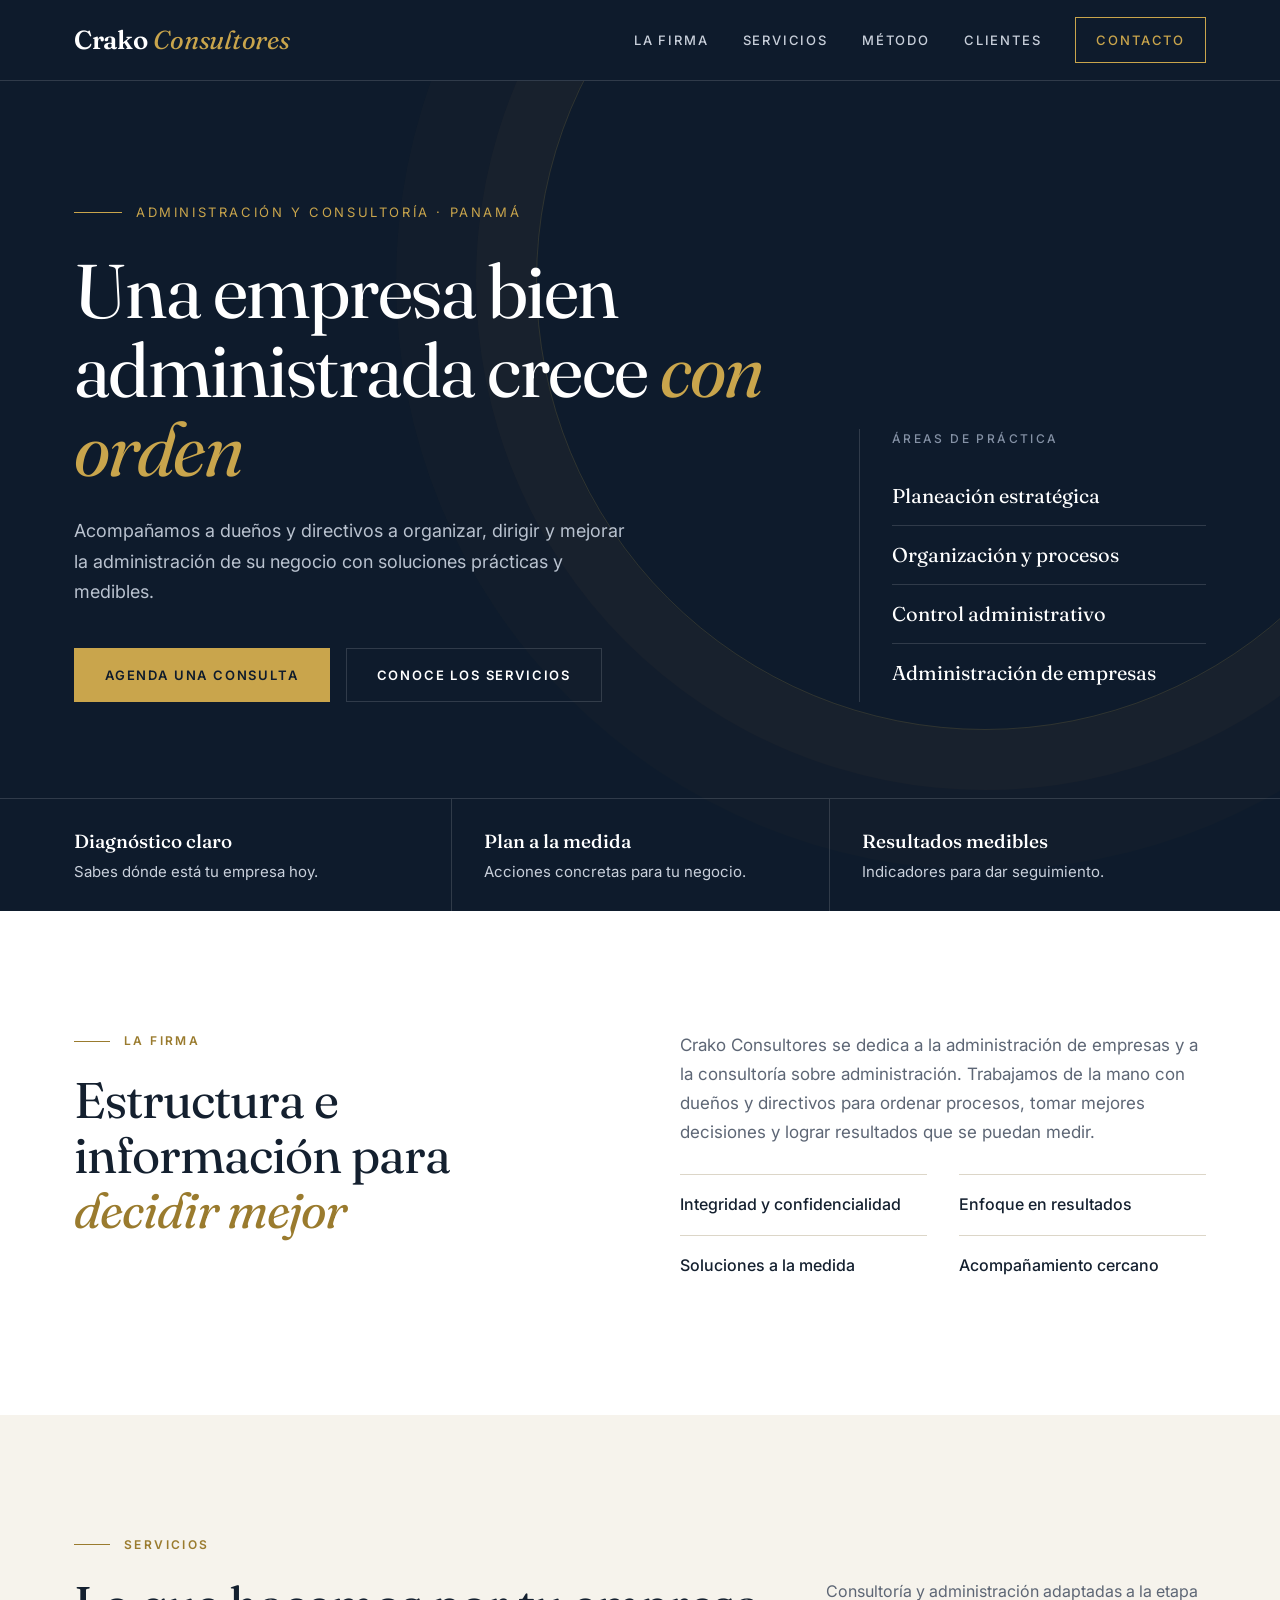
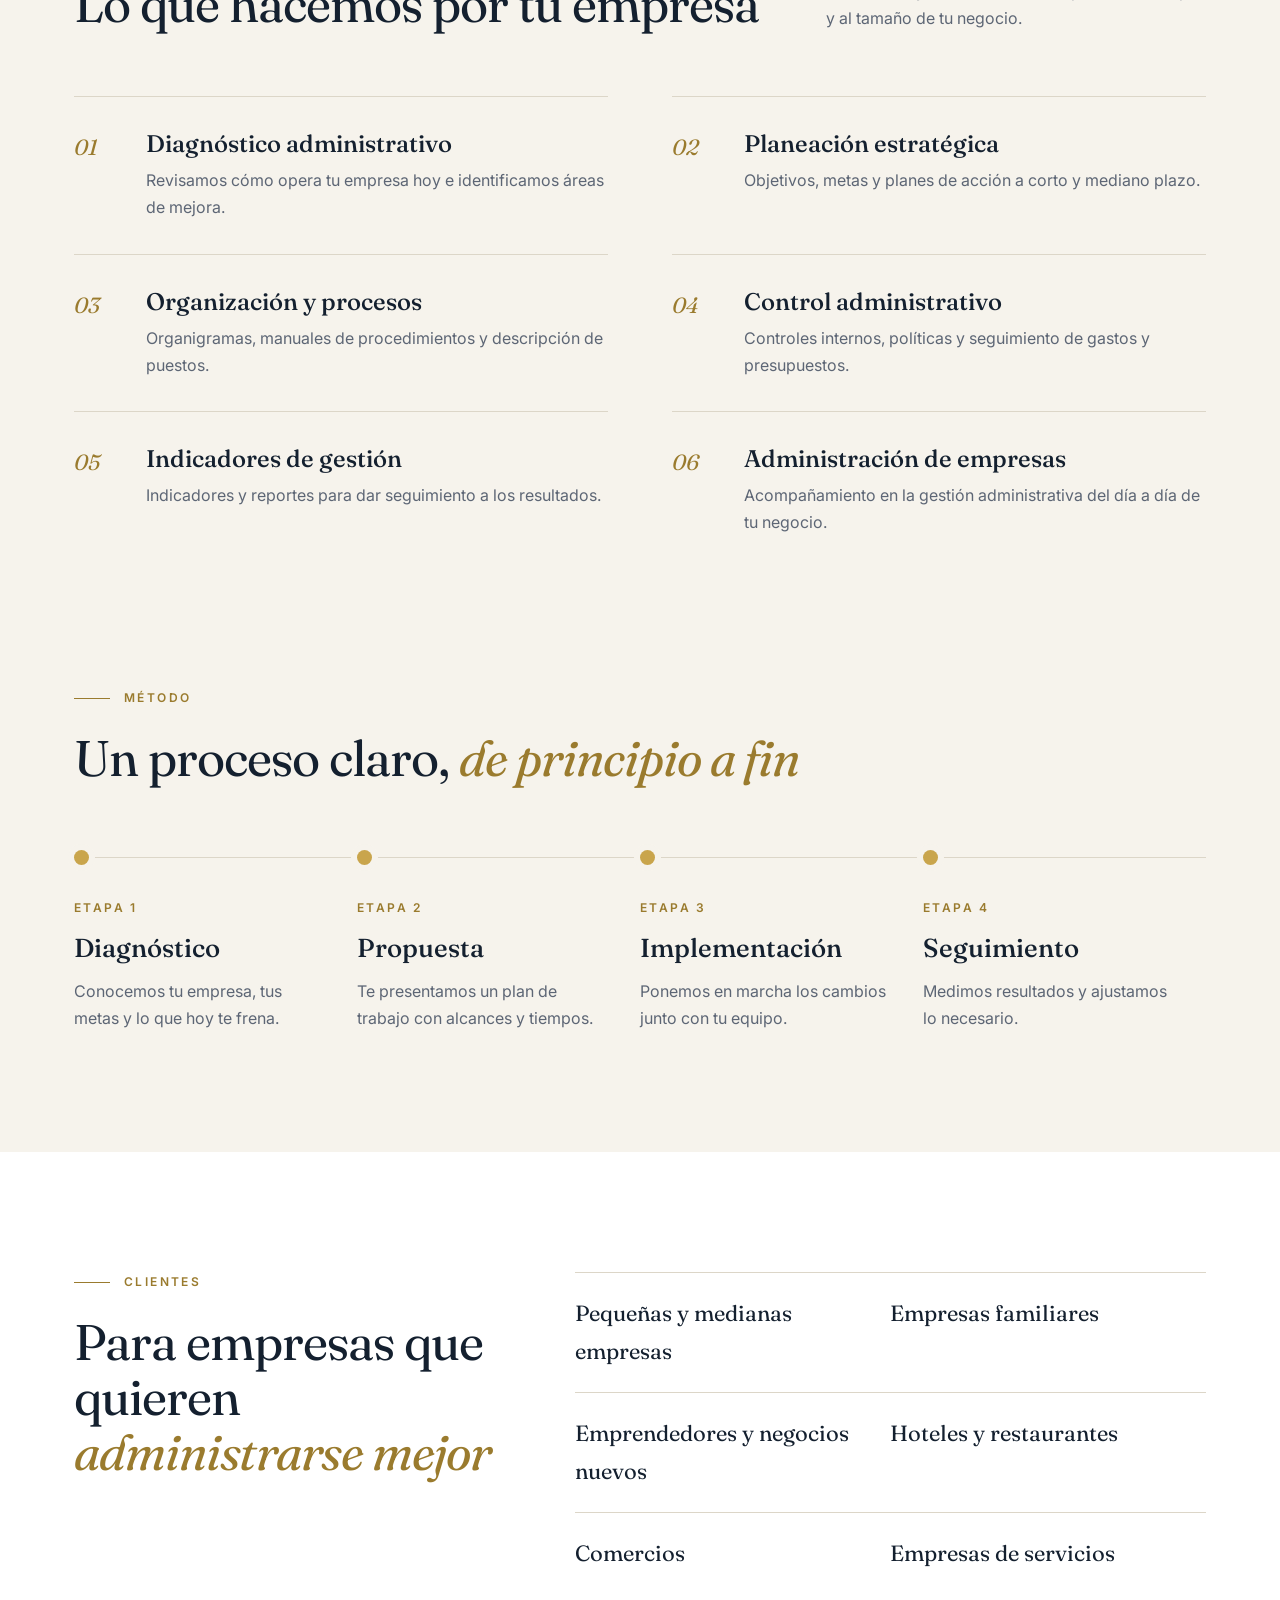
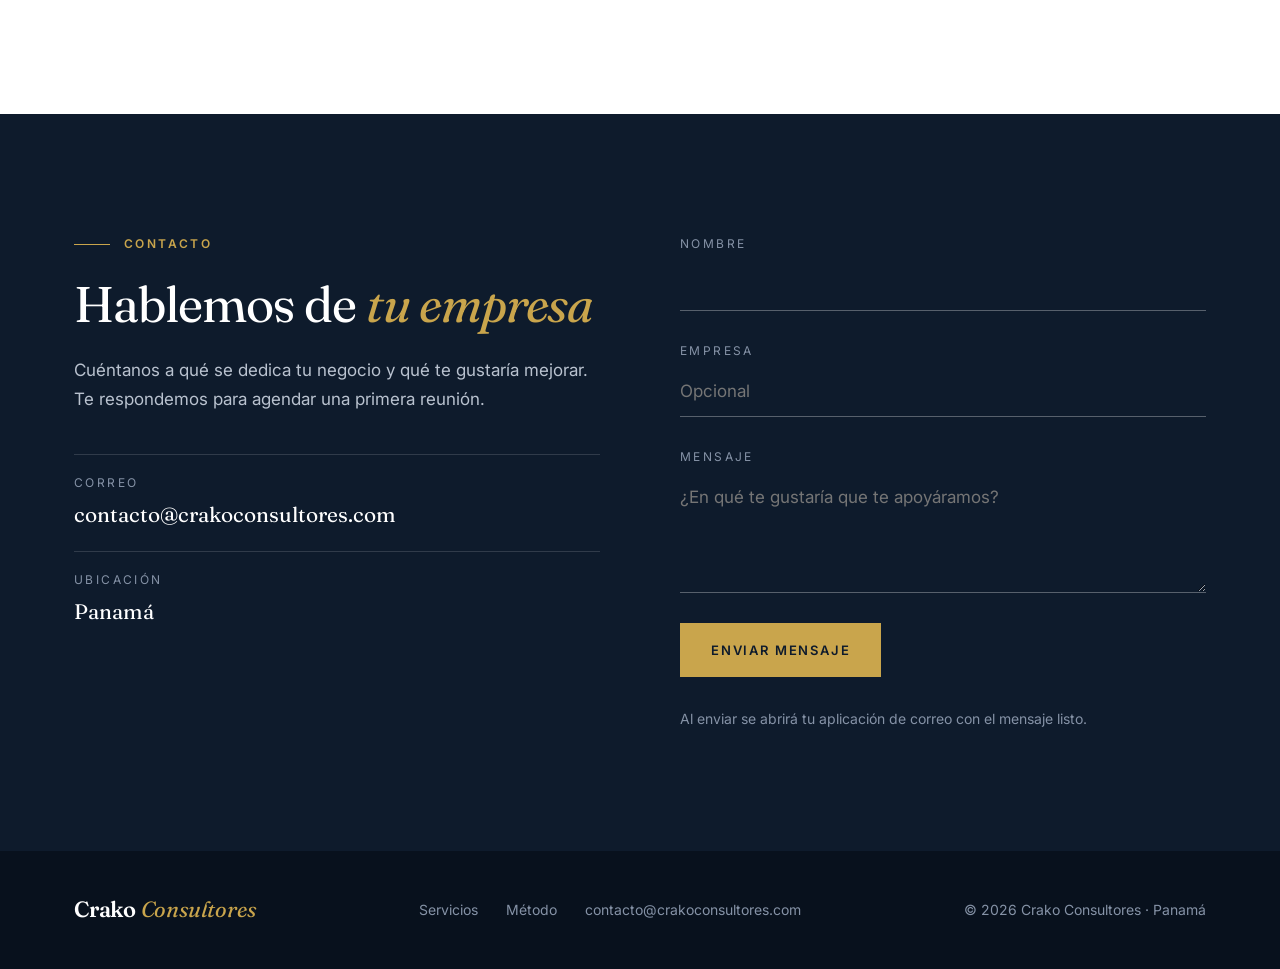
<file: crako/index.html>
<!DOCTYPE html>
<html lang="es-PA">
<head>
  <meta charset="utf-8" />
  <meta name="viewport" content="width=device-width, initial-scale=1" />
  <title>Crako Consultores | Administración y consultoría empresarial en Panamá</title>
  <meta name="description" content="Crako Consultores: administración de empresas y consultoría sobre administración de empresas en Panamá.">
  <link rel="preconnect" href="https://fonts.googleapis.com">
  <link rel="preconnect" href="https://fonts.gstatic.com" crossorigin>
  <link href="https://fonts.googleapis.com/css2?family=Fraunces:ital,opsz,wght@0,9..144,400;0,9..144,500;0,9..144,600;1,9..144,400&family=Inter:wght@400;500;600&display=swap" rel="stylesheet">
  <link rel="stylesheet" href="styles.css">
</head>
<body>
  <!-- Header / Nav -->
  <header class="header">
    <nav class="container nav">
      <a class="brand" href="#inicio" aria-label="Ir al inicio">Crako <span>Consultores</span></a>

      <input id="nav-toggle" type="checkbox" class="nav-toggle">
      <label for="nav-toggle" class="hamburger" aria-label="Abrir menú">☰</label>

      <div class="links">
        <a href="#firma">La firma</a>
        <a href="#servicios">Servicios</a>
        <a href="#metodo">Método</a>
        <a href="#clientes">Clientes</a>
        <a class="btn" href="#contacto">Contacto</a>
      </div>
    </nav>
  </header>

  <!-- Hero -->
  <section id="inicio" class="hero">
    <div class="container">
      <div class="hero-grid">
        <div>
          <span class="overline">Administración y consultoría · Panamá</span>
          <h1>Una empresa bien administrada crece <em>con orden</em></h1>
          <p>Acompañamos a dueños y directivos a organizar, dirigir y mejorar la administración de su negocio con soluciones prácticas y medibles.</p>
          <div class="cta-row">
            <a href="#contacto" class="btn btn-gold">Agenda una consulta</a>
            <a href="#servicios" class="btn">Conoce los servicios</a>
          </div>
        </div>

        <aside class="practice">
          <h2>Áreas de práctica</h2>
          <ul>
            <li>Planeación estratégica</li>
            <li>Organización y procesos</li>
            <li>Control administrativo</li>
            <li>Administración de empresas</li>
          </ul>
        </aside>
      </div>
    </div>

    <div class="hero-strip">
      <div class="container">
        <ul>
          <li><strong>Diagnóstico claro</strong>Sabes dónde está tu empresa hoy.</li>
          <li><strong>Plan a la medida</strong>Acciones concretas para tu negocio.</li>
          <li><strong>Resultados medibles</strong>Indicadores para dar seguimiento.</li>
        </ul>
      </div>
    </div>
  </section>

  <!-- La firma -->
  <section id="firma" class="section">
    <div class="container about">
      <div>
        <span class="label">La firma</span>
        <h2 class="title">Estructura e información para <em>decidir mejor</em></h2>
      </div>
      <div class="about-body">
        <p>Crako Consultores se dedica a la administración de empresas y a la consultoría sobre administración. Trabajamos de la mano con dueños y directivos para ordenar procesos, tomar mejores decisiones y lograr resultados que se puedan medir.</p>
        <ul class="values">
          <li>Integridad y confidencialidad</li>
          <li>Enfoque en resultados</li>
          <li>Soluciones a la medida</li>
          <li>Acompañamiento cercano</li>
        </ul>
      </div>
    </div>
  </section>

  <!-- Servicios -->
  <section id="servicios" class="section ivory">
    <div class="container">
      <div class="services-head">
        <div>
          <span class="label">Servicios</span>
          <h2 class="title">Lo que hacemos por tu empresa</h2>
        </div>
        <p>Consultoría y administración adaptadas a la etapa y al tamaño de tu negocio.</p>
      </div>

      <ol class="services">
        <li>
          <span class="num">01</span>
          <div>
            <h3>Diagnóstico administrativo</h3>
            <p>Revisamos cómo opera tu empresa hoy e identificamos áreas de mejora.</p>
          </div>
        </li>
        <li>
          <span class="num">02</span>
          <div>
            <h3>Planeación estratégica</h3>
            <p>Objetivos, metas y planes de acción a corto y mediano plazo.</p>
          </div>
        </li>
        <li>
          <span class="num">03</span>
          <div>
            <h3>Organización y procesos</h3>
            <p>Organigramas, manuales de procedimientos y descripción de puestos.</p>
          </div>
        </li>
        <li>
          <span class="num">04</span>
          <div>
            <h3>Control administrativo</h3>
            <p>Controles internos, políticas y seguimiento de gastos y presupuestos.</p>
          </div>
        </li>
        <li>
          <span class="num">05</span>
          <div>
            <h3>Indicadores de gestión</h3>
            <p>Indicadores y reportes para dar seguimiento a los resultados.</p>
          </div>
        </li>
        <li>
          <span class="num">06</span>
          <div>
            <h3>Administración de empresas</h3>
            <p>Acompañamiento en la gestión administrativa del día a día de tu negocio.</p>
          </div>
        </li>
      </ol>
    </div>
  </section>

  <!-- Método -->
  <section id="metodo" class="section ivory" style="padding-top:0">
    <div class="container">
      <span class="label">Método</span>
      <h2 class="title">Un proceso claro, <em>de principio a fin</em></h2>
      <ol class="method">
        <li>
          <span>Etapa 1</span>
          <h3>Diagnóstico</h3>
          <p>Conocemos tu empresa, tus metas y lo que hoy te frena.</p>
        </li>
        <li>
          <span>Etapa 2</span>
          <h3>Propuesta</h3>
          <p>Te presentamos un plan de trabajo con alcances y tiempos.</p>
        </li>
        <li>
          <span>Etapa 3</span>
          <h3>Implementación</h3>
          <p>Ponemos en marcha los cambios junto con tu equipo.</p>
        </li>
        <li>
          <span>Etapa 4</span>
          <h3>Seguimiento</h3>
          <p>Medimos resultados y ajustamos lo necesario.</p>
        </li>
      </ol>
    </div>
  </section>

  <!-- Clientes -->
  <section id="clientes" class="section">
    <div class="container clients">
      <div>
        <span class="label">Clientes</span>
        <h2 class="title">Para empresas que quieren <em>administrarse mejor</em></h2>
      </div>
      <ul class="client-list">
        <li>Pequeñas y medianas empresas</li>
        <li>Empresas familiares</li>
        <li>Emprendedores y negocios nuevos</li>
        <li>Hoteles y restaurantes</li>
        <li>Comercios</li>
        <li>Empresas de servicios</li>
      </ul>
    </div>
  </section>

  <!-- Contacto -->
  <section id="contacto" class="contact">
    <div class="container contact-grid">
      <div>
        <span class="label">Contacto</span>
        <h2 class="title">Hablemos de <em>tu empresa</em></h2>
        <p class="contact-intro">Cuéntanos a qué se dedica tu negocio y qué te gustaría mejorar. Te respondemos para agendar una primera reunión.</p>
        <ul class="contact-info">
          <li><span>Correo</span><a href="mailto:contacto@crakoconsultores.com">contacto@crakoconsultores.com</a></li>
          <li><span>Ubicación</span><strong>Panamá</strong></li>
        </ul>
      </div>

      <form class="contact-form" data-email="contacto@crakoconsultores.com" data-subject="Solicitud de consultoría">
        <label>Nombre
          <input name="nombre" type="text" required>
        </label>
        <label>Empresa
          <input name="empresa" type="text" placeholder="Opcional">
        </label>
        <label>Mensaje
          <textarea name="mensaje" placeholder="¿En qué te gustaría que te apoyáramos?" required></textarea>
        </label>
        <button class="btn btn-gold" type="submit">Enviar mensaje</button>
        <p class="form-note">Al enviar se abrirá tu aplicación de correo con el mensaje listo.</p>
      </form>
    </div>
  </section>

  <!-- Footer -->
  <footer class="footer">
    <div class="container">
      <a class="brand" href="#inicio">Crako <span>Consultores</span></a>
      <nav>
        <a href="#servicios">Servicios</a>
        <a href="#metodo">Método</a>
        <a href="mailto:contacto@crakoconsultores.com">contacto@crakoconsultores.com</a>
      </nav>
      <span>© 2026 Crako Consultores · Panamá</span>
    </div>
  </footer>

  <script>
    // Cerrar el menú móvil al elegir una sección
    document.querySelectorAll('.links a').forEach(a => {
      a.addEventListener('click', () => { document.getElementById('nav-toggle').checked = false; });
    });

    // El formulario abre el correo con el mensaje listo
    document.querySelectorAll('.contact-form').forEach(form => {
      form.addEventListener('submit', e => {
        e.preventDefault();
        const nombre = form.nombre.value.trim();
        const empresa = form.empresa.value.trim();
        const subject = `${form.dataset.subject} - ${empresa || nombre}`;
        const body = `${form.mensaje.value.trim()}\n\n${nombre}${empresa ? `\n${empresa}` : ''}`;
        location.href = `mailto:${form.dataset.email}?subject=${encodeURIComponent(subject)}&body=${encodeURIComponent(body)}`;
      });
    });
  </script>
</body>
</html>
</file>
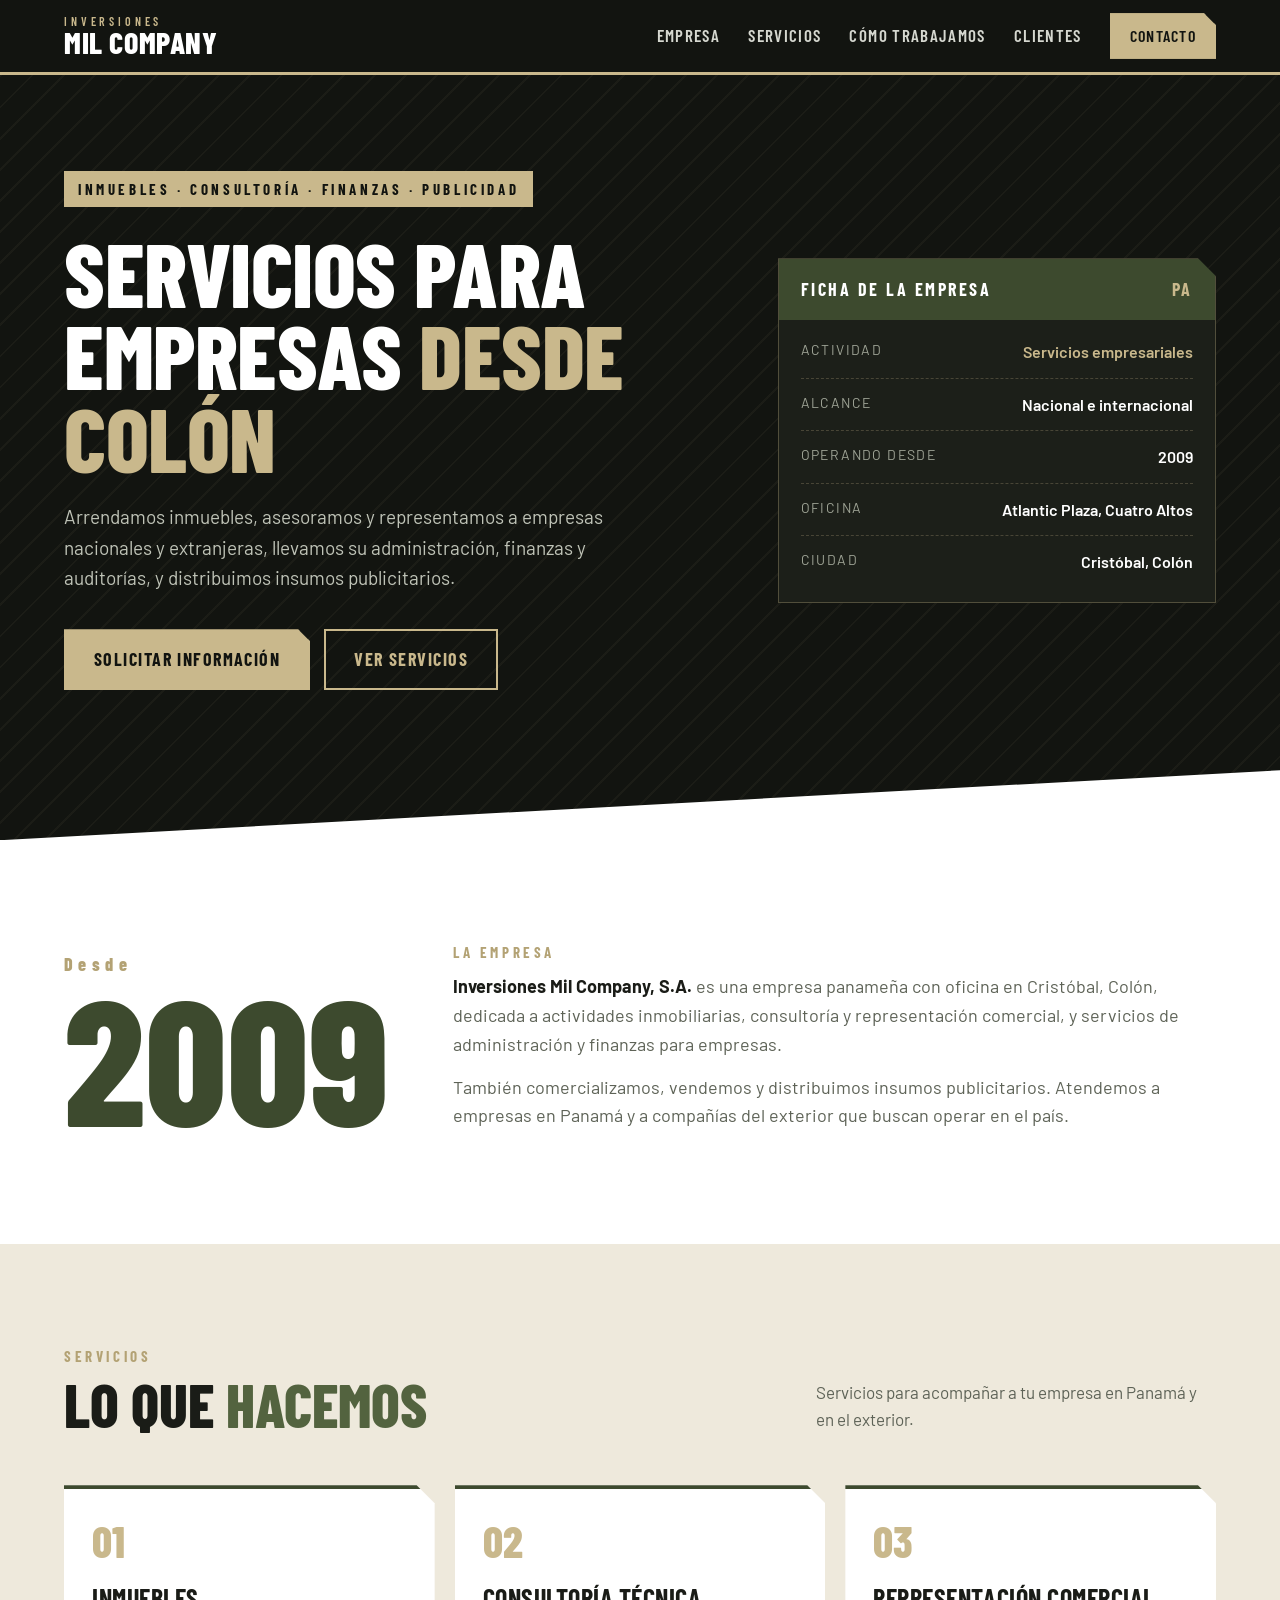
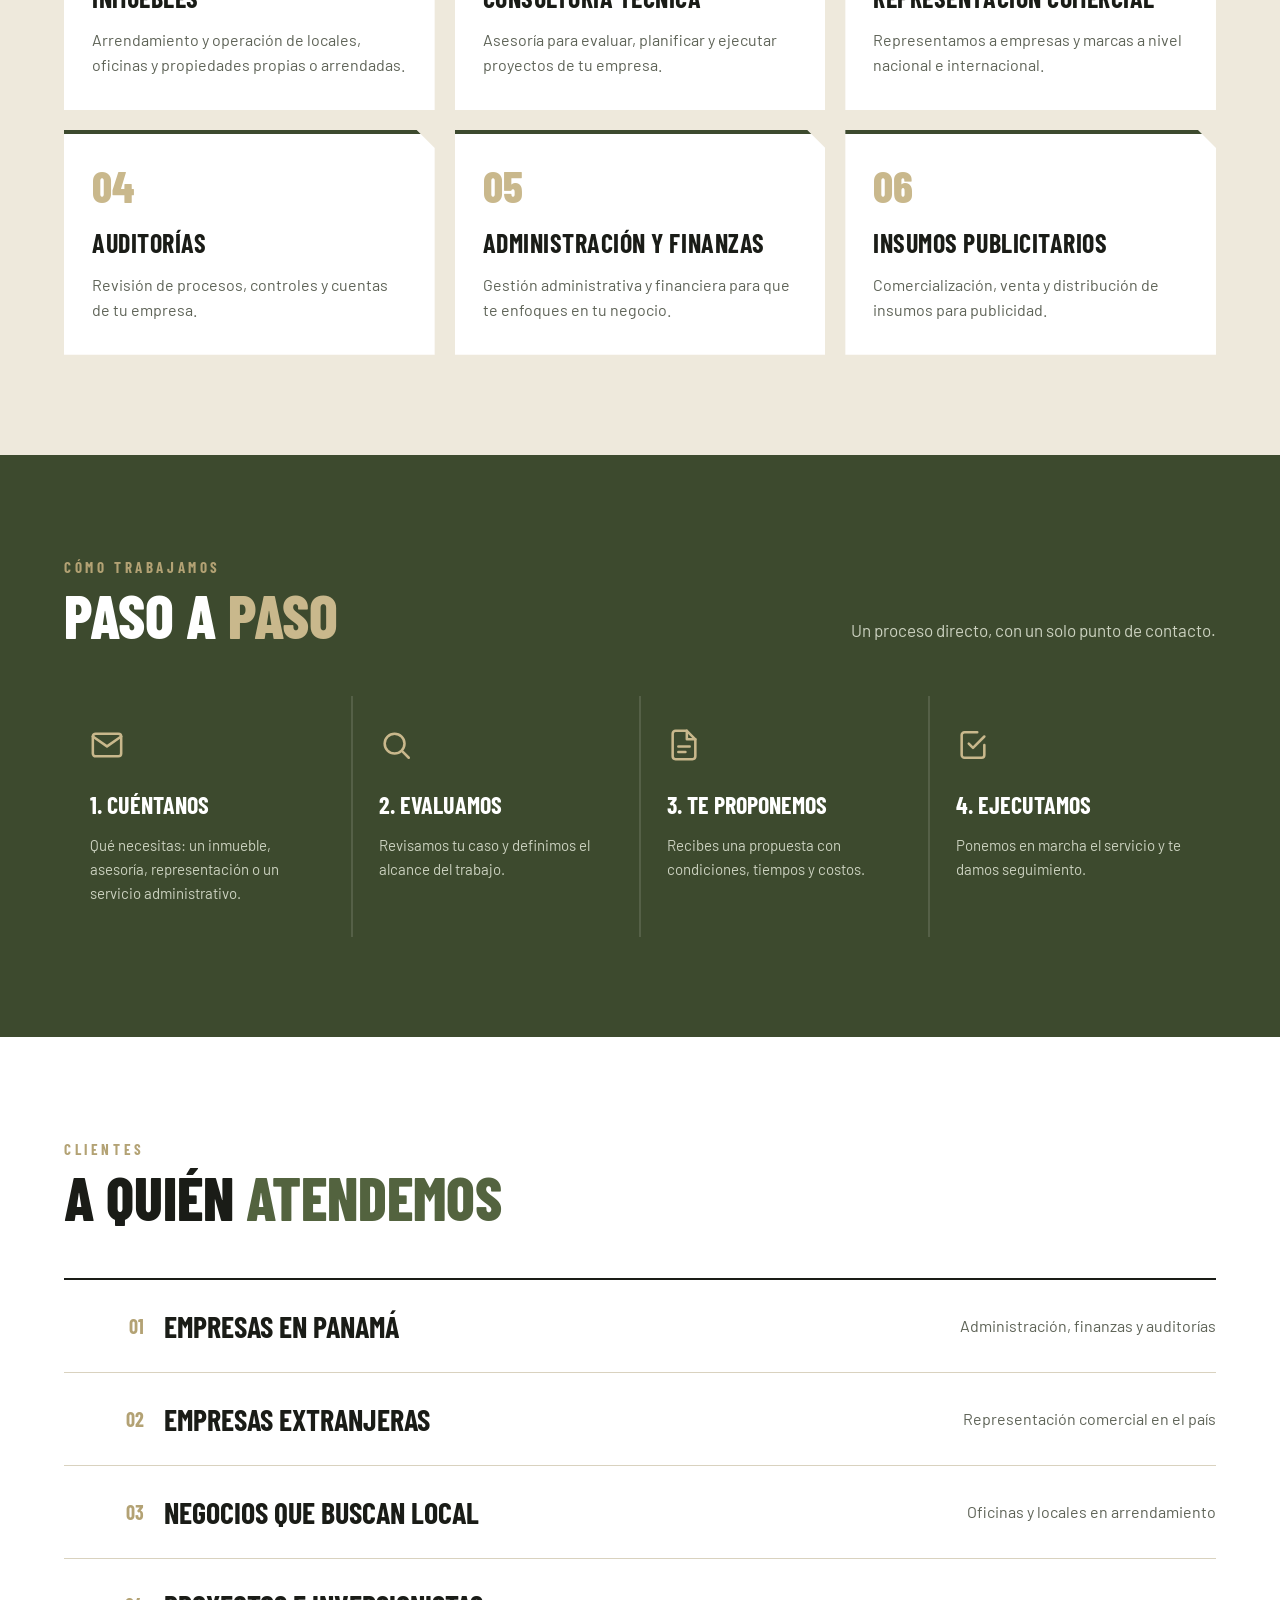
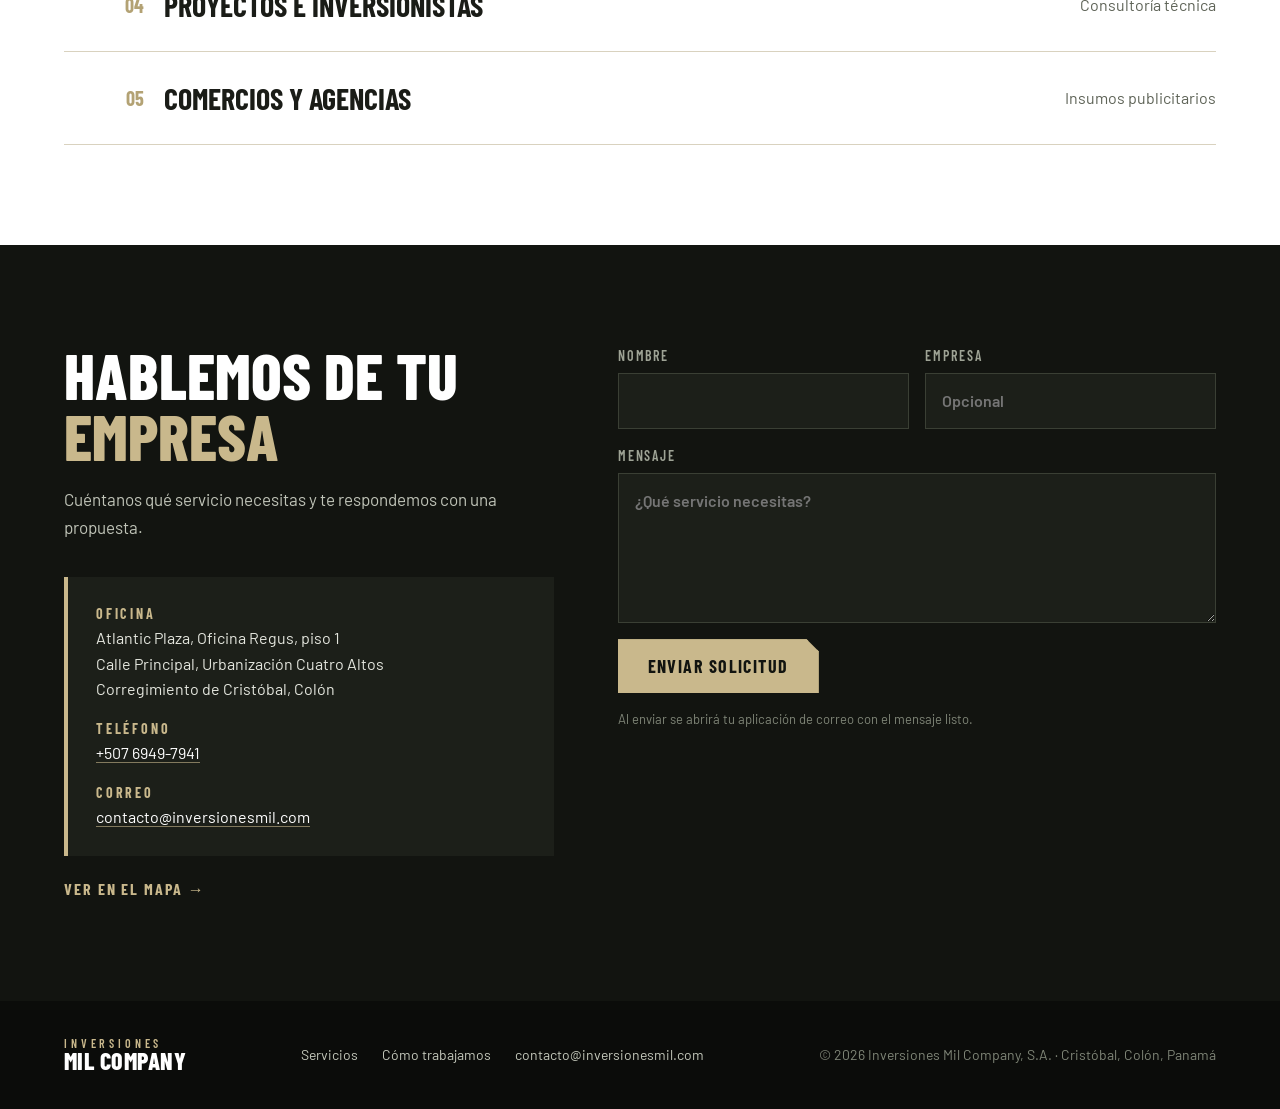
<file: milcompany/index.html>
<!DOCTYPE html>
<html lang="es-PA">
<head>
  <meta charset="utf-8" />
  <meta name="viewport" content="width=device-width, initial-scale=1" />
  <title>Inversiones Mil Company | Inmuebles, consultoría y servicios empresariales en Colón, Panamá</title>
  <meta name="description" content="Inversiones Mil Company, S.A.: arrendamiento de inmuebles, consultoría técnica, representación comercial, auditoría, administración y finanzas, e insumos publicitarios en Colón, Panamá.">
  <link rel="preconnect" href="https://fonts.googleapis.com">
  <link rel="preconnect" href="https://fonts.gstatic.com" crossorigin>
  <link href="https://fonts.googleapis.com/css2?family=Barlow+Condensed:wght@600;700;800&family=Barlow:wght@400;500;600&display=swap" rel="stylesheet">
  <link rel="stylesheet" href="styles.css">
</head>
<body>
  <!-- Header / Nav -->
  <header class="header">
    <nav class="container nav">
      <a class="brand" href="#inicio" aria-label="Ir al inicio"><small>Inversiones</small><strong>Mil Company</strong></a>

      <input id="nav-toggle" type="checkbox" class="nav-toggle">
      <label for="nav-toggle" class="hamburger" aria-label="Abrir menú">☰</label>

      <div class="links">
        <a href="#empresa">Empresa</a>
        <a href="#servicios">Servicios</a>
        <a href="#proceso">Cómo trabajamos</a>
        <a href="#clientes">Clientes</a>
        <a class="btn btn-sand" href="#contacto">Contacto</a>
      </div>
    </nav>
  </header>

  <!-- Hero -->
  <section id="inicio" class="hero">
    <div class="container hero-grid">
      <div>
        <span class="tagline">Inmuebles · Consultoría · Finanzas · Publicidad</span>
        <h1>Servicios para empresas <span>desde Colón</span></h1>
        <p>Arrendamos inmuebles, asesoramos y representamos a empresas nacionales y extranjeras, llevamos su administración, finanzas y auditorías, y distribuimos insumos publicitarios.</p>
        <div class="cta-row">
          <a href="#contacto" class="btn btn-sand">Solicitar información</a>
          <a href="#servicios" class="btn">Ver servicios</a>
        </div>
      </div>

      <aside class="spec cut" aria-label="Datos de la empresa">
        <div class="spec-head">Ficha de la empresa <span>PA</span></div>
        <dl>
          <div><dt>Actividad</dt><dd class="ok">Servicios empresariales</dd></div>
          <div><dt>Alcance</dt><dd>Nacional e internacional</dd></div>
          <div><dt>Operando desde</dt><dd>2009</dd></div>
          <div><dt>Oficina</dt><dd>Atlantic Plaza, Cuatro Altos</dd></div>
          <div><dt>Ciudad</dt><dd>Cristóbal, Colón</dd></div>
        </dl>
      </aside>
    </div>
  </section>

  <!-- Empresa -->
  <section id="empresa" class="section">
    <div class="container about">
      <div class="year"><small>Desde</small>2009</div>
      <div>
        <span class="kicker">La empresa</span>
        <p><strong>Inversiones Mil Company, S.A.</strong> es una empresa panameña con oficina en Cristóbal, Colón, dedicada a actividades inmobiliarias, consultoría y representación comercial, y servicios de administración y finanzas para empresas.</p>
        <p>También comercializamos, vendemos y distribuimos insumos publicitarios. Atendemos a empresas en Panamá y a compañías del exterior que buscan operar en el país.</p>
      </div>
    </div>
  </section>

  <!-- Servicios -->
  <section id="servicios" class="section sand">
    <div class="container">
      <div class="heading">
        <div>
          <span class="kicker">Servicios</span>
          <h2>Lo que <span>hacemos</span></h2>
        </div>
        <p>Servicios para acompañar a tu empresa en Panamá y en el exterior.</p>
      </div>

      <div class="lines">
        <article class="line-card cut">
          <span class="code">01</span>
          <h3>Inmuebles</h3>
          <p>Arrendamiento y operación de locales, oficinas y propiedades propias o arrendadas.</p>
        </article>
        <article class="line-card cut">
          <span class="code">02</span>
          <h3>Consultoría técnica</h3>
          <p>Asesoría para evaluar, planificar y ejecutar proyectos de tu empresa.</p>
        </article>
        <article class="line-card cut">
          <span class="code">03</span>
          <h3>Representación comercial</h3>
          <p>Representamos a empresas y marcas a nivel nacional e internacional.</p>
        </article>
        <article class="line-card cut">
          <span class="code">04</span>
          <h3>Auditorías</h3>
          <p>Revisión de procesos, controles y cuentas de tu empresa.</p>
        </article>
        <article class="line-card cut">
          <span class="code">05</span>
          <h3>Administración y finanzas</h3>
          <p>Gestión administrativa y financiera para que te enfoques en tu negocio.</p>
        </article>
        <article class="line-card cut">
          <span class="code">06</span>
          <h3>Insumos publicitarios</h3>
          <p>Comercialización, venta y distribución de insumos para publicidad.</p>
        </article>
      </div>
    </div>
  </section>

  <!-- Cómo trabajamos -->
  <section id="proceso" class="services">
    <div class="container">
      <div class="heading">
        <div>
          <span class="kicker">Cómo trabajamos</span>
          <h2>Paso a <span>paso</span></h2>
        </div>
        <p>Un proceso directo, con un solo punto de contacto.</p>
      </div>

      <div class="service-grid">
        <div class="service">
          <svg viewBox="0 0 24 24" fill="none" stroke="currentColor" stroke-width="1.8" stroke-linecap="round" stroke-linejoin="round"><rect x="2" y="4" width="20" height="16" rx="2"/><path d="m22 6-10 7L2 6"/></svg>
          <h3>1. Cuéntanos</h3>
          <p>Qué necesitas: un inmueble, asesoría, representación o un servicio administrativo.</p>
        </div>
        <div class="service">
          <svg viewBox="0 0 24 24" fill="none" stroke="currentColor" stroke-width="1.8" stroke-linecap="round" stroke-linejoin="round"><circle cx="11" cy="11" r="7"/><path d="m21 21-4.3-4.3"/></svg>
          <h3>2. Evaluamos</h3>
          <p>Revisamos tu caso y definimos el alcance del trabajo.</p>
        </div>
        <div class="service">
          <svg viewBox="0 0 24 24" fill="none" stroke="currentColor" stroke-width="1.8" stroke-linecap="round" stroke-linejoin="round"><path d="M14 2H6a2 2 0 0 0-2 2v16a2 2 0 0 0 2 2h12a2 2 0 0 0 2-2V8z"/><path d="M14 2v6h6M8 13h8M8 17h5"/></svg>
          <h3>3. Te proponemos</h3>
          <p>Recibes una propuesta con condiciones, tiempos y costos.</p>
        </div>
        <div class="service">
          <svg viewBox="0 0 24 24" fill="none" stroke="currentColor" stroke-width="1.8" stroke-linecap="round" stroke-linejoin="round"><path d="M9 11l3 3 8-8"/><path d="M20 12v7a2 2 0 0 1-2 2H6a2 2 0 0 1-2-2V5a2 2 0 0 1 2-2h9"/></svg>
          <h3>4. Ejecutamos</h3>
          <p>Ponemos en marcha el servicio y te damos seguimiento.</p>
        </div>
      </div>
    </div>
  </section>

  <!-- Clientes -->
  <section id="clientes" class="section">
    <div class="container">
      <div class="heading">
        <div>
          <span class="kicker">Clientes</span>
          <h2>A quién <span>atendemos</span></h2>
        </div>
      </div>
      <ul class="clients">
        <li><span class="n">01</span><strong>Empresas en Panamá</strong><span>Administración, finanzas y auditorías</span></li>
        <li><span class="n">02</span><strong>Empresas extranjeras</strong><span>Representación comercial en el país</span></li>
        <li><span class="n">03</span><strong>Negocios que buscan local</strong><span>Oficinas y locales en arrendamiento</span></li>
        <li><span class="n">04</span><strong>Proyectos e inversionistas</strong><span>Consultoría técnica</span></li>
        <li><span class="n">05</span><strong>Comercios y agencias</strong><span>Insumos publicitarios</span></li>
      </ul>
    </div>
  </section>

  <!-- Contacto -->
  <section id="contacto" class="contact">
    <div class="container contact-grid">
      <div>
        <h2>Hablemos de tu <span>empresa</span></h2>
        <p class="contact-intro">Cuéntanos qué servicio necesitas y te respondemos con una propuesta.</p>
        <dl class="office">
          <dt>Oficina</dt>
          <dd>Atlantic Plaza, Oficina Regus, piso 1<br>Calle Principal, Urbanización Cuatro Altos<br>Corregimiento de Cristóbal, Colón</dd>
          <dt>Teléfono</dt>
          <dd><a href="tel:+50769497941">+507 6949-7941</a></dd>
          <dt>Correo</dt>
          <dd><a href="mailto:contacto@inversionesmil.com">contacto@inversionesmil.com</a></dd>
        </dl>
        <a class="map-link" href="https://www.google.com/maps/search/?api=1&amp;query=Atlantic+Plaza+Cuatro+Altos+Col%C3%B3n+Panam%C3%A1" target="_blank" rel="noopener">Ver en el mapa →</a>
      </div>

      <form class="contact-form" data-email="contacto@inversionesmil.com" data-subject="Solicitud de información">
        <div class="row">
          <label>Nombre
            <input name="nombre" type="text" required>
          </label>
          <label>Empresa
            <input name="empresa" type="text" placeholder="Opcional">
          </label>
        </div>
        <label>Mensaje
          <textarea name="mensaje" placeholder="¿Qué servicio necesitas?" required></textarea>
        </label>
        <button class="btn btn-sand" type="submit">Enviar solicitud</button>
        <p class="form-note">Al enviar se abrirá tu aplicación de correo con el mensaje listo.</p>
      </form>
    </div>
  </section>

  <!-- Footer -->
  <footer class="footer">
    <div class="container">
      <a class="brand" href="#inicio"><small>Inversiones</small><strong>Mil Company</strong></a>
      <nav>
        <a href="#servicios">Servicios</a>
        <a href="#proceso">Cómo trabajamos</a>
        <a href="mailto:contacto@inversionesmil.com">contacto@inversionesmil.com</a>
      </nav>
      <span>© 2026 Inversiones Mil Company, S.A. · Cristóbal, Colón, Panamá</span>
    </div>
  </footer>

  <script>
    // Cerrar el menú móvil al elegir una sección
    document.querySelectorAll('.links a').forEach(a => {
      a.addEventListener('click', () => { document.getElementById('nav-toggle').checked = false; });
    });

    // El formulario abre el correo con el mensaje listo
    document.querySelectorAll('.contact-form').forEach(form => {
      form.addEventListener('submit', e => {
        e.preventDefault();
        const nombre = form.nombre.value.trim();
        const empresa = form.empresa.value.trim();
        const subject = `${form.dataset.subject} - ${empresa || nombre}`;
        const body = `${form.mensaje.value.trim()}\n\n${nombre}${empresa ? `\n${empresa}` : ''}`;
        location.href = `mailto:${form.dataset.email}?subject=${encodeURIComponent(subject)}&body=${encodeURIComponent(body)}`;
      });
    });
  </script>
</body>
</html>
</file>
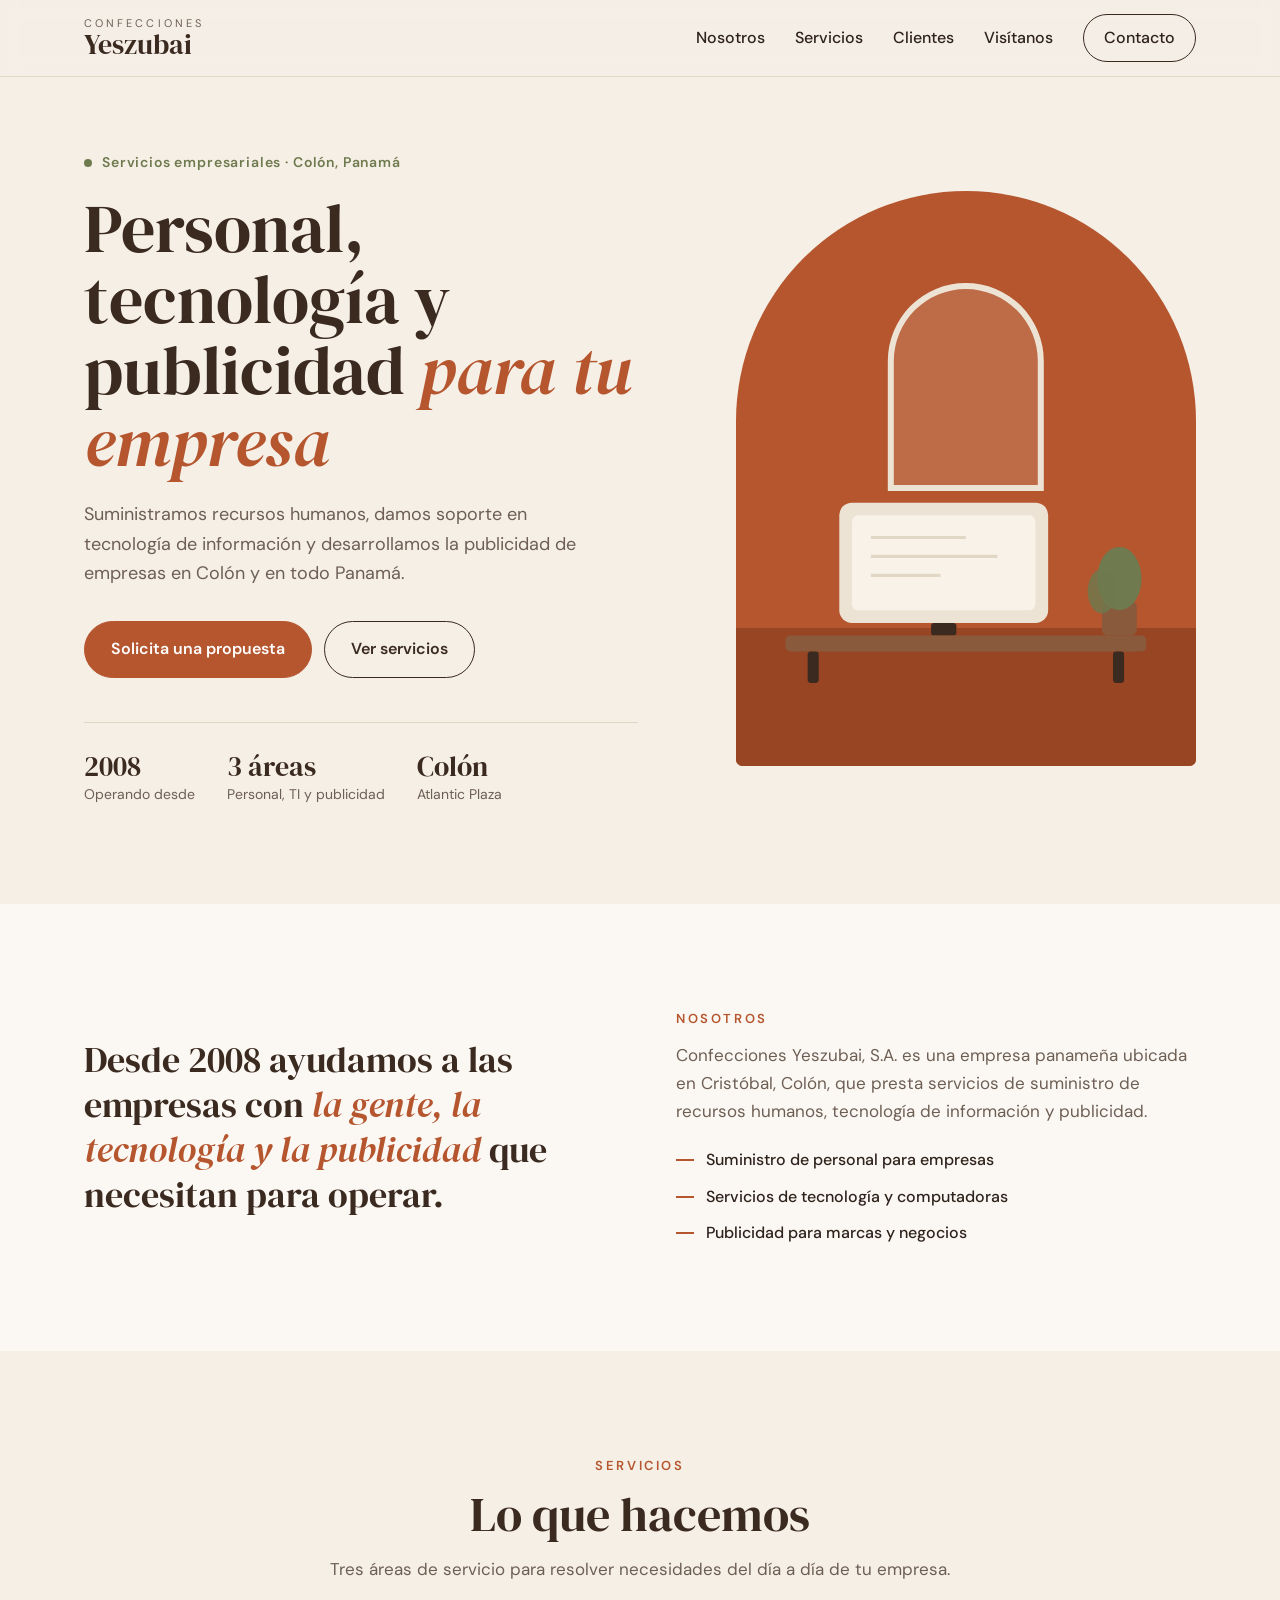
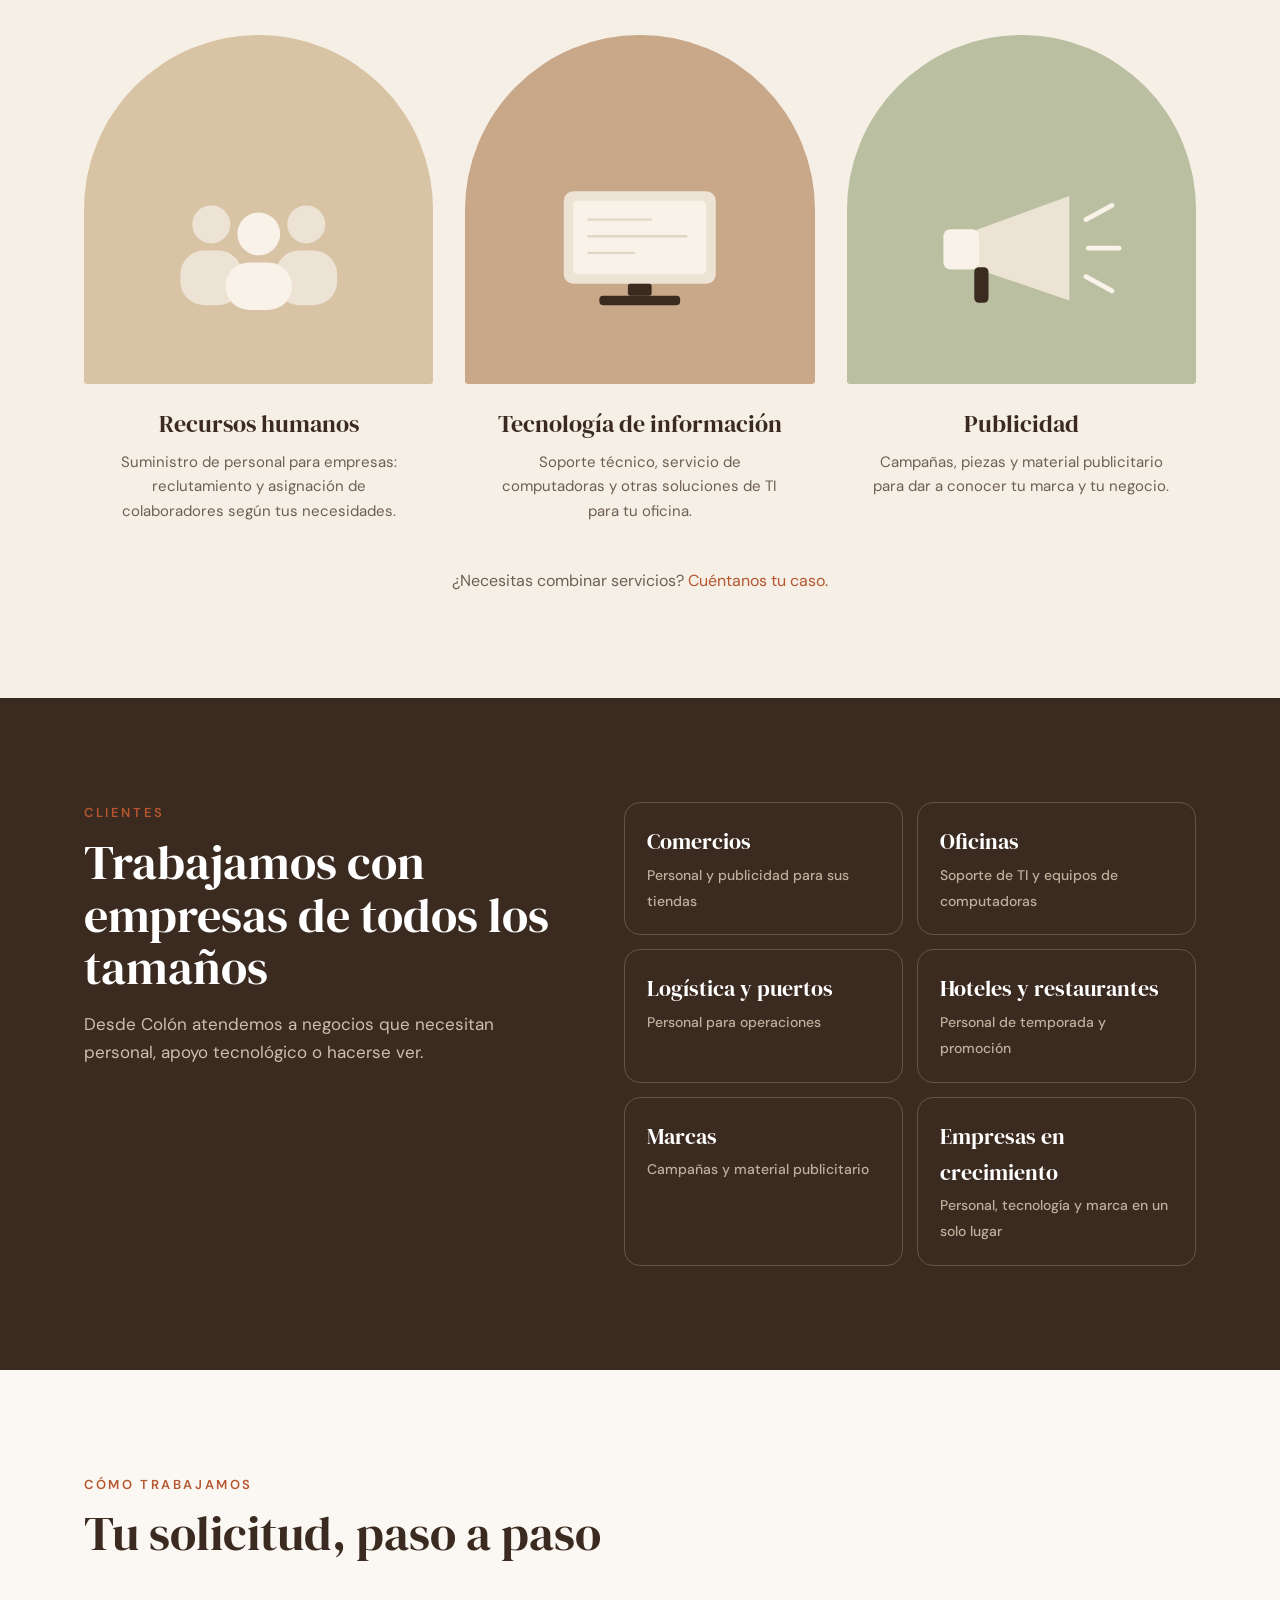
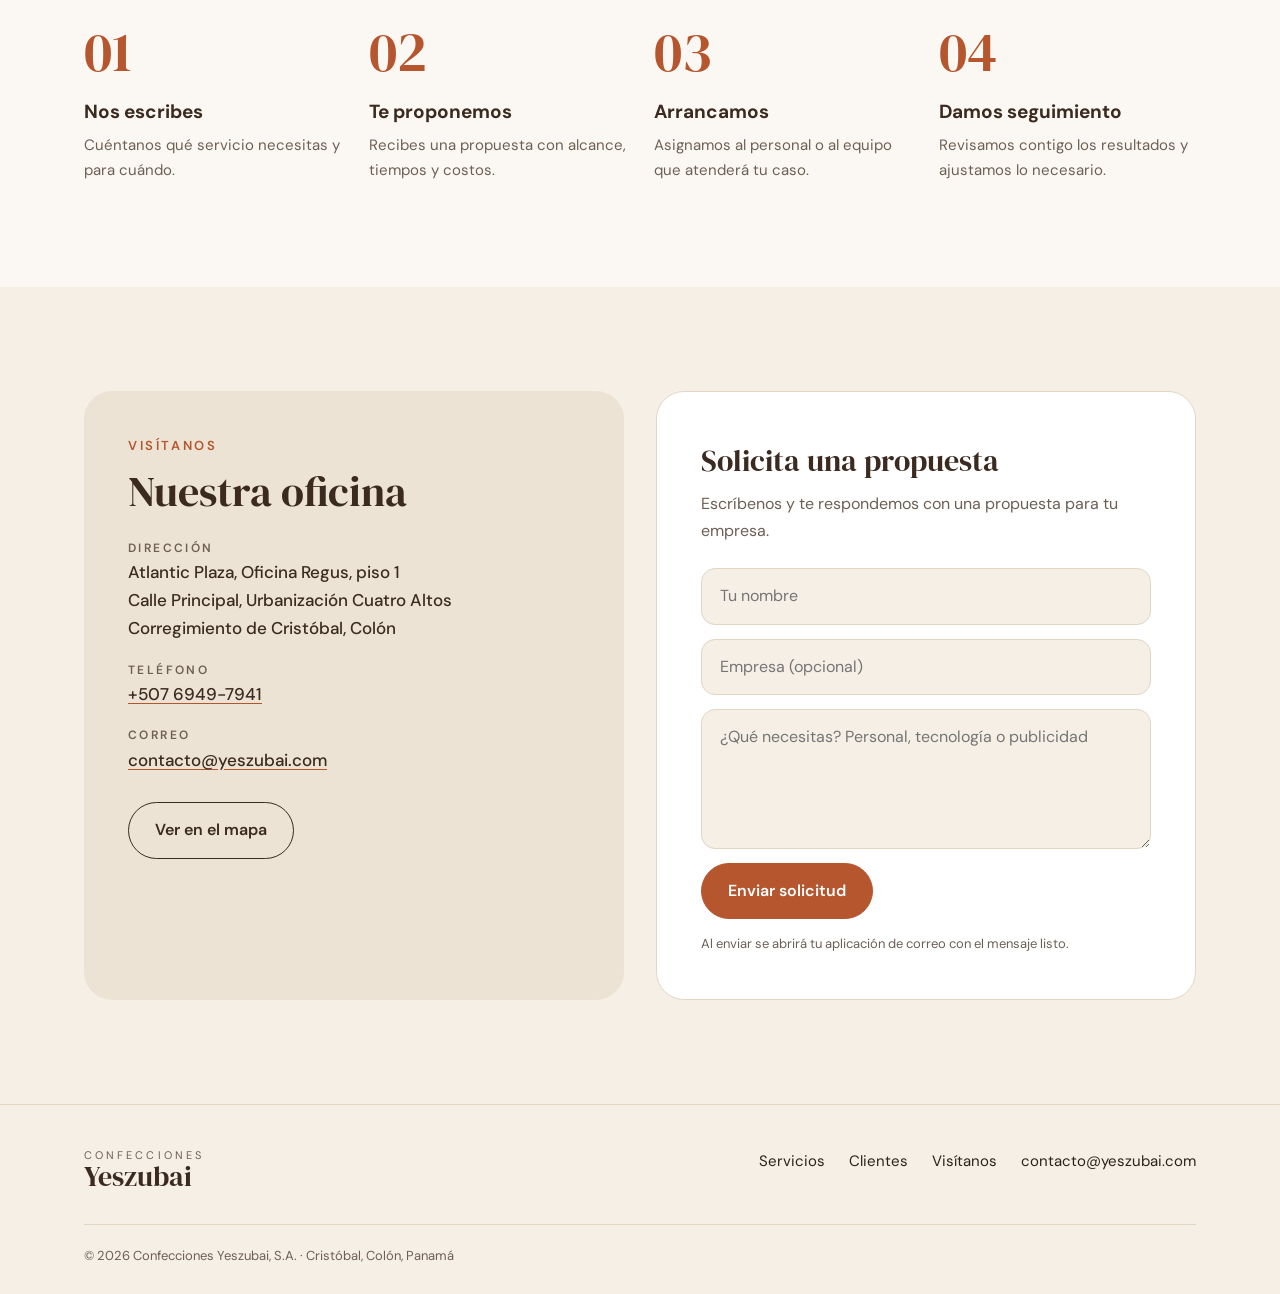
<file: yeszubai/index.html>
<!DOCTYPE html>
<html lang="es-PA">
<head>
  <meta charset="utf-8" />
  <meta name="viewport" content="width=device-width, initial-scale=1" />
  <title>Confecciones Yeszubai | Recursos humanos, tecnología y publicidad en Colón, Panamá</title>
  <meta name="description" content="Confecciones Yeszubai, S.A.: suministro de recursos humanos, servicios de tecnología de información y publicidad para empresas en Colón, Panamá, desde 2008.">
  <link rel="preconnect" href="https://fonts.googleapis.com">
  <link rel="preconnect" href="https://fonts.gstatic.com" crossorigin>
  <link href="https://fonts.googleapis.com/css2?family=DM+Sans:wght@400;500;600&family=DM+Serif+Display:ital@0;1&display=swap" rel="stylesheet">
  <link rel="stylesheet" href="styles.css">
</head>
<body>
  <!-- Header / Nav -->
  <header class="header">
    <nav class="container nav">
      <a class="brand" href="#inicio" aria-label="Ir al inicio"><small>Confecciones</small><strong>Yeszubai</strong></a>

      <input id="nav-toggle" type="checkbox" class="nav-toggle">
      <label for="nav-toggle" class="hamburger" aria-label="Abrir menú">☰</label>

      <div class="links">
        <a href="#nosotros">Nosotros</a>
        <a href="#servicios">Servicios</a>
        <a href="#clientes">Clientes</a>
        <a href="#visitanos">Visítanos</a>
        <a class="btn" href="#contacto">Contacto</a>
      </div>
    </nav>
  </header>

  <!-- Hero -->
  <section id="inicio" class="hero">
    <div class="container hero-grid">
      <div>
        <span class="eyebrow">Servicios empresariales · Colón, Panamá</span>
        <h1>Personal, tecnología y publicidad <em>para tu empresa</em></h1>
        <p>Suministramos recursos humanos, damos soporte en tecnología de información y desarrollamos la publicidad de empresas en Colón y en todo Panamá.</p>
        <div class="cta-row">
          <a href="#contacto" class="btn btn-primary">Solicita una propuesta</a>
          <a href="#servicios" class="btn">Ver servicios</a>
        </div>
        <ul class="facts">
          <li><strong>2008</strong><span>Operando desde</span></li>
          <li><strong>3 áreas</strong><span>Personal, TI y publicidad</span></li>
          <li><strong>Colón</strong><span>Atlantic Plaza</span></li>
        </ul>
      </div>

      <div class="arch" aria-hidden="true">
        <span class="frame"></span>
        <svg viewBox="0 0 240 130">
          <!-- planta -->
          <rect class="f-wood" x="206" y="70" width="22" height="22" rx="4"/>
          <ellipse class="f-plant" cx="217" cy="56" rx="14" ry="20"/>
          <ellipse class="f-plant" cx="206" cy="64" rx="9" ry="14" opacity=".8"/>
          <!-- monitor -->
          <rect class="f-body" x="40" y="8" width="132" height="76" rx="8"/>
          <rect class="f-cushion" x="48" y="16" width="116" height="60" rx="4"/>
          <line class="f-line" x1="60" y1="30" x2="120" y2="30"/>
          <line class="f-line" x1="60" y1="42" x2="140" y2="42"/>
          <line class="f-line" x1="60" y1="54" x2="104" y2="54"/>
          <rect class="f-leg" x="98" y="84" width="16" height="8" rx="2"/>
          <!-- escritorio -->
          <rect class="f-wood" x="6" y="92" width="228" height="10" rx="3"/>
          <rect class="f-leg" x="20" y="102" width="7" height="20" rx="2"/>
          <rect class="f-leg" x="213" y="102" width="7" height="20" rx="2"/>
        </svg>
      </div>
    </div>
  </section>

  <!-- Nosotros -->
  <section id="nosotros" class="section light">
    <div class="container about">
      <p class="about-quote">Desde 2008 ayudamos a las empresas con <em>la gente, la tecnología y la publicidad</em> que necesitan para operar.</p>
      <div class="about-body">
        <span class="overline">Nosotros</span>
        <p>Confecciones Yeszubai, S.A. es una empresa panameña ubicada en Cristóbal, Colón, que presta servicios de suministro de recursos humanos, tecnología de información y publicidad.</p>
        <ul>
          <li>Suministro de personal para empresas</li>
          <li>Servicios de tecnología y computadoras</li>
          <li>Publicidad para marcas y negocios</li>
        </ul>
      </div>
    </div>
  </section>

  <!-- Servicios -->
  <section id="servicios" class="section">
    <div class="container">
      <div class="heading center">
        <span class="overline">Servicios</span>
        <h2>Lo que hacemos</h2>
        <p>Tres áreas de servicio para resolver necesidades del día a día de tu empresa.</p>
      </div>

      <div class="products three">
        <article class="product">
          <div class="product-art" aria-hidden="true">
            <svg viewBox="0 0 200 110">
              <!-- personas -->
              <circle class="f-body" cx="60" cy="34" r="16"/>
              <rect class="f-body" x="34" y="56" width="52" height="46" rx="20"/>
              <circle class="f-body" cx="140" cy="34" r="16"/>
              <rect class="f-body" x="114" y="56" width="52" height="46" rx="20"/>
              <circle class="f-cushion" cx="100" cy="42" r="18"/>
              <rect class="f-cushion" x="72" y="66" width="56" height="40" rx="20"/>
            </svg>
          </div>
          <h3>Recursos humanos</h3>
          <p>Suministro de personal para empresas: reclutamiento y asignación de colaboradores según tus necesidades.</p>
        </article>
        <article class="product">
          <div class="product-art" aria-hidden="true">
            <svg viewBox="0 0 200 110">
              <!-- computadora -->
              <rect class="f-body" x="36" y="6" width="128" height="78" rx="8"/>
              <rect class="f-cushion" x="44" y="14" width="112" height="62" rx="4"/>
              <line class="f-line" x1="56" y1="30" x2="110" y2="30"/>
              <line class="f-line" x1="56" y1="44" x2="140" y2="44"/>
              <line class="f-line" x1="56" y1="58" x2="96" y2="58"/>
              <rect class="f-leg" x="90" y="84" width="20" height="10" rx="2"/>
              <rect class="f-leg" x="66" y="94" width="68" height="8" rx="3"/>
            </svg>
          </div>
          <h3>Tecnología de información</h3>
          <p>Soporte técnico, servicio de computadoras y otras soluciones de TI para tu oficina.</p>
        </article>
        <article class="product">
          <div class="product-art" aria-hidden="true">
            <svg viewBox="0 0 200 110">
              <!-- megáfono -->
              <path class="f-body" d="M58 40 L140 10 L140 98 L58 70 Z"/>
              <rect class="f-cushion" x="34" y="38" width="30" height="34" rx="6"/>
              <rect class="f-leg" x="60" y="70" width="12" height="30" rx="4"/>
              <line class="f-line" x1="156" y1="54" x2="182" y2="54" style="stroke:#F8F2E8;stroke-width:4;stroke-linecap:round"/>
              <line class="f-line" x1="154" y1="30" x2="176" y2="18" style="stroke:#F8F2E8;stroke-width:4;stroke-linecap:round"/>
              <line class="f-line" x1="154" y1="78" x2="176" y2="90" style="stroke:#F8F2E8;stroke-width:4;stroke-linecap:round"/>
            </svg>
          </div>
          <h3>Publicidad</h3>
          <p>Campañas, piezas y material publicitario para dar a conocer tu marca y tu negocio.</p>
        </article>
      </div>
      <p class="products-note">¿Necesitas combinar servicios? <a href="#contacto">Cuéntanos tu caso.</a></p>
    </div>
  </section>

  <!-- Clientes -->
  <section id="clientes" class="wholesale">
    <div class="container wholesale-grid">
      <div>
        <span class="overline">Clientes</span>
        <h2>Trabajamos con empresas de todos los tamaños</h2>
        <p>Desde Colón atendemos a negocios que necesitan personal, apoyo tecnológico o hacerse ver.</p>
      </div>
      <ul class="buyers">
        <li><span>Comercios</span><small>Personal y publicidad para sus tiendas</small></li>
        <li><span>Oficinas</span><small>Soporte de TI y equipos de computadoras</small></li>
        <li><span>Logística y puertos</span><small>Personal para operaciones</small></li>
        <li><span>Hoteles y restaurantes</span><small>Personal de temporada y promoción</small></li>
        <li><span>Marcas</span><small>Campañas y material publicitario</small></li>
        <li><span>Empresas en crecimiento</span><small>Personal, tecnología y marca en un solo lugar</small></li>
      </ul>
    </div>
  </section>

  <!-- Proceso -->
  <section class="section light">
    <div class="container">
      <div class="heading">
        <span class="overline">Cómo trabajamos</span>
        <h2>Tu solicitud, paso a paso</h2>
      </div>
      <ol class="steps">
        <li>
          <h3>Nos escribes</h3>
          <p>Cuéntanos qué servicio necesitas y para cuándo.</p>
        </li>
        <li>
          <h3>Te proponemos</h3>
          <p>Recibes una propuesta con alcance, tiempos y costos.</p>
        </li>
        <li>
          <h3>Arrancamos</h3>
          <p>Asignamos al personal o al equipo que atenderá tu caso.</p>
        </li>
        <li>
          <h3>Damos seguimiento</h3>
          <p>Revisamos contigo los resultados y ajustamos lo necesario.</p>
        </li>
      </ol>
    </div>
  </section>

  <!-- Visítanos + Contacto -->
  <section id="visitanos" class="section">
    <div class="container visit">
      <div class="visit-card">
        <span class="overline">Visítanos</span>
        <h2>Nuestra oficina</h2>
        <dl>
          <div>
            <dt>Dirección</dt>
            <dd>Atlantic Plaza, Oficina Regus, piso 1<br>Calle Principal, Urbanización Cuatro Altos<br>Corregimiento de Cristóbal, Colón</dd>
          </div>
          <div>
            <dt>Teléfono</dt>
            <dd><a href="tel:+50769497941">+507 6949-7941</a></dd>
          </div>
          <div>
            <dt>Correo</dt>
            <dd><a href="mailto:contacto@yeszubai.com">contacto@yeszubai.com</a></dd>
          </div>
        </dl>
        <a class="btn" href="https://www.google.com/maps/search/?api=1&amp;query=Atlantic+Plaza+Cuatro+Altos+Col%C3%B3n+Panam%C3%A1" target="_blank" rel="noopener">Ver en el mapa</a>
      </div>

      <div id="contacto" class="form-card">
        <h3>Solicita una propuesta</h3>
        <p>Escríbenos y te respondemos con una propuesta para tu empresa.</p>
        <form class="contact-form" data-email="contacto@yeszubai.com" data-subject="Solicitud de propuesta">
          <input name="nombre" type="text" placeholder="Tu nombre" aria-label="Nombre" required>
          <input name="empresa" type="text" placeholder="Empresa (opcional)" aria-label="Empresa">
          <textarea name="mensaje" placeholder="¿Qué necesitas? Personal, tecnología o publicidad" aria-label="Mensaje" required></textarea>
          <button class="btn btn-primary" type="submit">Enviar solicitud</button>
          <p class="form-note">Al enviar se abrirá tu aplicación de correo con el mensaje listo.</p>
        </form>
      </div>
    </div>
  </section>

  <!-- Footer -->
  <footer class="footer">
    <div class="container">
      <div class="footer-grid">
        <a class="brand" href="#inicio"><small>Confecciones</small><strong>Yeszubai</strong></a>
        <nav>
          <a href="#servicios">Servicios</a>
          <a href="#clientes">Clientes</a>
          <a href="#visitanos">Visítanos</a>
          <a href="mailto:contacto@yeszubai.com">contacto@yeszubai.com</a>
        </nav>
      </div>
      <div class="copy">© 2026 Confecciones Yeszubai, S.A. · Cristóbal, Colón, Panamá</div>
    </div>
  </footer>

  <script>
    // Cerrar el menú móvil al elegir una sección
    document.querySelectorAll('.links a').forEach(a => {
      a.addEventListener('click', () => { document.getElementById('nav-toggle').checked = false; });
    });

    // El formulario abre el correo con el mensaje listo
    document.querySelectorAll('.contact-form').forEach(form => {
      form.addEventListener('submit', e => {
        e.preventDefault();
        const nombre = form.nombre.value.trim();
        const empresa = form.empresa.value.trim();
        const subject = `${form.dataset.subject} - ${empresa || nombre}`;
        const body = `${form.mensaje.value.trim()}\n\n${nombre}${empresa ? `\n${empresa}` : ''}`;
        location.href = `mailto:${form.dataset.email}?subject=${encodeURIComponent(subject)}&body=${encodeURIComponent(body)}`;
      });
    });
  </script>
</body>
</html>
</file>
<file: styles.css>
:root{
  --red:#C5162E;         /* rojo principal */
  --red-600:#A11224;     /* rojo oscuro para hover */
  --ink:#1B1B1F;         /* texto primario */
  --muted:#5B5B63;       /* texto secundario */
  --bg:#ffffff;
  --bg-alt:#faf7f8;      /* suave con tinte rosado */
  --line:#ecebed;
  --ring:rgba(197,22,46,.35);
}

*{box-sizing:border-box;margin:0;padding:0}
html,body{height:100%}
body{
  font-family: ui-sans-serif, system-ui, -apple-system, Segoe UI, Roboto, Inter, "Helvetica Neue", Arial, sans-serif;
  color:var(--ink);
  background:var(--bg);
  line-height:1.65;
  text-rendering:optimizeLegibility;
  -webkit-font-smoothing:antialiased;
}

a{color:var(--red);text-decoration:none}
a:focus-visible,
button:focus-visible,
input:focus-visible{outline:3px solid var(--ring); outline-offset:2px; border-radius:10px}

/* Container */
.container{max-width:1080px;margin:0 auto;padding:0 20px}

/* Topbar */
.topbar{
  background:linear-gradient(90deg, var(--red) 0%, #e1364a 60%, var(--red) 100%);
  color:#fff;font-size:14px;position:relative;z-index:40
}
.topbar .container{display:flex;flex-wrap:wrap;gap:10px;align-items:center;padding:8px 20px}
.pill{
  background:rgba(255,255,255,.15);padding:6px 10px;border-radius:999px;
  backdrop-filter:saturate(120%) blur(2px)
}

/* Header */
.header{
  position:sticky;top:0;z-index:50;background:rgba(255,255,255,.85);
  border-bottom:1px solid var(--line);backdrop-filter:saturate(140%) blur(8px)
}
.nav{display:flex;align-items:center;justify-content:space-between;min-height:66px;gap:14px}
.brand{font-weight:900;font-size:20px;letter-spacing:.2px}
.accent{color:var(--red)}
.links{display:flex;gap:20px;align-items:center}
.links a{color:var(--ink)}
.dark {color: #000;}
.links a:hover{color:var(--red)}
.btn{
  border:1px solid var(--red);padding:10px 16px;border-radius:999px;transition:.2s ease;
}
.btn:hover{background:var(--red);color:#fff;transform:translateY(-1px)}
.btn-primary{background:var(--red);color:#fff;border-color:var(--red)}
.btn-primary:hover{background:var(--red-600);border-color:var(--red-600)}
.btn-ghost{border:none;color:var(--red)}
.nav-toggle{display:none}
.hamburger{display:none;font-size:26px;cursor:pointer;user-select:none}

/* Hero */
.hero{
  position:relative; padding:0px 0 20px; text-align:center; color:var(--ink);
  background:
    radial-gradient(1200px 400px at 50% -10%, rgba(197,22,46,.08), transparent 60%),
    var(--bg);
}
.hero h1{font-size:clamp(28px,4vw,40px); line-height:1.15; letter-spacing:.2px; margin-bottom:14px}
.hero p{color:var(--muted);max-width:760px;margin:0 auto 12px}
.cta-row{display:flex;flex-wrap:wrap;gap:12px;justify-content:center;margin:18px 0}
.hero-note{font-size:14px;color:#6b6b73}

.hero-wave{
  content:""; position:absolute; left:0; right:0; bottom:-1px; height:22px;
  background: radial-gradient(60px 20px at 30px 0, transparent 75%, var(--bg-alt) 76%) repeat-x;
  background-size:60px 22px;
}

/* Sections */
.section{padding:80px 0; background:var(--bg)}
.section.alt{background:var(--bg-alt)}
.section-title{font-size:0; text-align:center; margin-bottom:22px}
.section-title span{
  font-size:clamp(22px,2.8vw,30px); font-weight:800; position:relative; display:inline-block; padding-bottom:10px;
}
.section-title span:after{
  content:""; position:absolute; left:50%; transform:translateX(-50%); bottom:0;
  width:72px; height:4px; border-radius:4px; background:linear-gradient(90deg, var(--red), #ff6a7a);
}
.section-intro{max-width:820px;margin:0 auto 24px;color:var(--muted);font-size:1.05rem}

/* Grid & Cards */
.grid-2{display:grid;grid-template-columns:1fr 1fr;gap:18px;margin-top:10px}
.card{
  background:rgba(255,255,255,.9);
  border:1px solid var(--line); border-radius:16px; padding:20px;
  box-shadow:0 6px 20px rgba(0,0,0,.04);
  transition:transform .15s ease, box-shadow .15s ease;
}
.card:hover{transform:translateY(-2px); box-shadow:0 10px 28px rgba(0,0,0,.06)}
.card h3{margin-bottom:8px; font-size:18px}
.bullets{padding-left:18px}
.bullets li{margin:6px 0}

/* Lists */
.lead{text-align:center;color:var(--muted);margin-bottom:18px}
.services, .list-simple{list-style:none;padding-left:0;max-width:900px;margin:0 auto}
.services li, .list-simple li{
  margin:12px 0; padding:14px 16px; border:1px solid var(--line); border-radius:12px; background:#fff;
}
.services li{position:relative; padding-left:44px}
.services li::before{
  content:"◆"; position:absolute; left:14px; top:14px; font-size:14px; color:var(--red);
}

/* Timeline style for eventos */
.timeline li{position:relative;padding-left:36px}
.timeline li::before{
  content:""; position:absolute; left:14px; top:18px; width:8px; height:8px; border-radius:50%;
  background:var(--red)
}
.timeline li + li{margin-top:10px}

/* Contact */
.contact-list{list-style:none;padding-left:0;max-width:640px;margin:0 auto 16px}
.contact-list li{margin:8px 0}
.contact-list a:hover{text-decoration:underline}

.contact-inline{
  display:flex; gap:10px; max-width:520px; margin:18px auto 0;
}
.contact-inline input{
  flex:1; padding:10px 12px; border:1px solid var(--line); border-radius:12px;
}

/* Footer */
.footer{border-top:1px solid var(--line);background:#fff}
.footer-grid{display:grid;grid-template-columns:1.3fr 1fr 1fr;gap:20px;padding:34px 20px}
.brand-footer{font-weight:900;font-size:18px;margin-bottom:8px}
.small{color:var(--muted)}
.footer h4{font-size:14px;margin-bottom:10px;color:#3a3a41;letter-spacing:.2px}
.footlinks{list-style:none;padding:0;margin:0}
.footlinks li{margin:6px 0}
.subscribe{display:flex;gap:8px}
.subscribe input{flex:1;padding:10px;border:1px solid var(--line);border-radius:12px}
.tiny{text-align:center;padding:12px 0;color:#8a8a93;border-top:1px solid var(--line)}

/* Motion */
@media (prefers-reduced-motion:no-preference){
  .hero h1, .hero p, .cta-row, .hero-note {animation:fadeUp .5s ease both}
  .hero p{animation-delay:.05s}
  .cta-row{animation-delay:.1s}
  .hero-note{animation-delay:.15s}
}
@keyframes fadeUp{
  from{opacity:0; transform:translateY(8px)}
  to{opacity:1; transform:translateY(0)}
}

/* Responsive */
@media(max-width:900px){
  .grid-2{grid-template-columns:1fr}
  .footer-grid{grid-template-columns:1fr}
}
@media(max-width:820px){
  .links{display:none}
  .hamburger{display:block}
  .nav{position:relative}
  .nav-toggle:checked ~ .links{
    display:flex; flex-direction:column; position:absolute; top:66px; left:0; right:0;
    background:#fff; padding:12px 20px; border-bottom:1px solid var(--line); gap:10px;
  }
  .links a{padding:8px 0}
  .btn{align-self:flex-start}
}

/* Nice details */
::selection{background:rgba(197,22,46,.18)}

/* --- SLIDER --- */
.slider {
  position: relative;
  width: 100%;
  height: 85vh;
  padding: 0;
  margin: 0;
  overflow: hidden;
}

.slide {
  position: absolute;
  width: 100%;
  height: 100%;
  opacity: 0;
  transition: opacity 1s ease-in-out;
}

.slide.active {
  opacity: 1;
  z-index: 1;
}

.slide img {
  width: 100%;
  height: 100%;
  object-fit: cover;
  vertical-align: middle;
}

.overlay {
  position: absolute;
  top: 0; left: 0; right: 0; bottom: 0;
  background: linear-gradient(90deg, rgba(0,0,0,0.7) 35%, rgba(0,0,0,0.3) 70%);
}

.text {
  position: absolute;
  top: 50%;
  left: 8%;
  transform: translateY(-50%);
  color: #fff;
  max-width: 560px;
  z-index: 2;
}

.text h1 {
  font-size: clamp(28px, 5vw, 46px);
  margin-bottom: 10px;
  line-height: 1.2;
}

.text p {
  font-size: clamp(16px, 2vw, 20px);
  color: #f1f1f1;
}

/* Botones de navegación */
.nav-buttons {
  position: absolute;
  bottom: 20px;
  right: 40px;
  display: flex;
  gap: 12px;
  z-index: 3;
}

.nav-buttons span {
  cursor: pointer;
  font-size: 30px;
  color: white;
  user-select: none;
  transition: 0.3s;
}

.nav-buttons span:hover {
  color: var(--red);
}

/* Responsive */
@media (max-width: 768px) {
  .text {
    left: 6%;
    right: 6%;
  }
  .text h1 {
    font-size: 28px;
  }
  .text p {
    font-size: 15px;
  }
}

/* --- LOGO --- */
.logo{
  height:60px;           /* alto en desktop */
  width:auto;
  display:block;
}

.brand{
  display:flex;
  align-items:center;
  gap:10px;
  font-weight:900;
  font-size:20px;
  letter-spacing:.2px;
}

.brand-text{line-height:1}

/* Footer brand con logo */
.brand-footer{
  display:flex;
  align-items:center;
  gap:10px;
  font-weight:900;
  font-size:18px;
  margin-bottom:8px;
}

.logo-footer{
  height:34px;           /* un poco más pequeño en el footer */
}

/* Responsivo */
@media (max-width: 768px){
  .logo{height:34px}
  .logo-footer{height:30px}
}
</file>
<file: aprenta/styles.css>
:root{
  --blue:#2350D4;
  --blue-600:#1A3FAD;
  --blue-soft:#EAF0FD;
  --charcoal:#1C2128;
  --charcoal-2:#262D36;
  --ink:#1C2128;
  --muted:#5C6673;
  --gray:#F4F6F8;
  --line:#E2E6EB;
  --radius:8px;
}

*{box-sizing:border-box;margin:0;padding:0}
html{scroll-behavior:smooth}
body{
  font-family:"IBM Plex Sans", ui-sans-serif, system-ui, -apple-system, Segoe UI, Roboto, Arial, sans-serif;
  color:var(--ink);
  background:#fff;
  line-height:1.6;
  -webkit-font-smoothing:antialiased;
}
a{color:var(--blue);text-decoration:none}
a:focus-visible,button:focus-visible,input:focus-visible,textarea:focus-visible{
  outline:2px solid var(--blue);outline-offset:2px
}
.container{max-width:1180px;margin:0 auto;padding:0 24px}

/* Utility bar */
.utility{background:var(--charcoal);color:#AEB6C1;font-size:13px}
.utility .container{display:flex;flex-wrap:wrap;justify-content:space-between;gap:8px 24px;padding-top:9px;padding-bottom:9px}
.utility a{color:#fff}
.utility .container > div{display:flex;flex-wrap:wrap;gap:4px 20px}

/* Header */
.header{position:sticky;top:0;z-index:50;background:#fff;border-bottom:1px solid var(--line)}
.nav{display:flex;align-items:center;justify-content:space-between;min-height:70px;gap:16px;position:relative}
.brand{font-weight:700;font-size:24px;letter-spacing:-.01em;color:var(--charcoal)}
.brand span{color:var(--blue)}
.links{display:flex;align-items:center;gap:30px}
.links a{color:var(--ink);font-weight:500;font-size:15px}
.links a:hover{color:var(--blue)}
.nav-toggle{display:none}
.hamburger{display:none;font-size:24px;cursor:pointer;user-select:none}

/* Buttons */
.btn{
  display:inline-flex;align-items:center;gap:10px;padding:13px 22px;border-radius:var(--radius);
  font:inherit;font-weight:600;font-size:15px;cursor:pointer;transition:.2s ease;
  border:1px solid var(--line);background:#fff;color:var(--ink)
}
.btn:hover{border-color:var(--ink)}
.btn-primary{background:var(--blue);border-color:var(--blue);color:#fff}
.btn-primary:hover{background:var(--blue-600);border-color:var(--blue-600)}
.btn svg{width:18px;height:18px}
.links .btn{padding:10px 18px}

/* Hero */
.hero{background:linear-gradient(180deg, var(--gray) 0%, #fff 100%);padding:80px 0 88px;border-bottom:1px solid var(--line)}
.hero-grid{display:grid;grid-template-columns:1.05fr .95fr;gap:64px;align-items:center}
.eyebrow{font-size:13px;font-weight:600;letter-spacing:.12em;text-transform:uppercase;color:var(--blue);margin-bottom:18px;display:block}
.hero h1{font-size:clamp(34px,4.6vw,54px);line-height:1.1;letter-spacing:-.025em;font-weight:700;margin-bottom:20px}
.hero p{font-size:18px;color:var(--muted);max-width:540px}
.cta-row{display:flex;flex-wrap:wrap;gap:12px;margin-top:32px}
.checks{list-style:none;display:flex;flex-wrap:wrap;gap:10px 24px;margin-top:32px;font-size:15px;color:var(--muted)}
.checks li{display:flex;align-items:center;gap:8px}
.checks svg{width:18px;height:18px;color:var(--blue);flex:none}

/* Cotización de ejemplo (ilustración) */
.quote{background:#fff;border:1px solid var(--line);border-radius:12px;box-shadow:0 24px 60px rgba(28,33,40,.10);overflow:hidden}
.quote-head{display:flex;justify-content:space-between;align-items:center;padding:18px 22px;border-bottom:1px solid var(--line)}
.quote-head strong{font-size:15px}
.quote-head span{font-size:12px;font-weight:600;color:var(--blue);background:var(--blue-soft);padding:4px 10px;border-radius:999px}
.quote table{width:100%;border-collapse:collapse;font-size:14px}
.quote th{text-align:left;font-weight:600;font-size:12px;letter-spacing:.06em;text-transform:uppercase;color:var(--muted);background:var(--gray);padding:10px 22px}
.quote td{padding:13px 22px;border-top:1px solid var(--line)}
.quote th:last-child,.quote td:last-child{text-align:right}
.quote-foot{display:flex;justify-content:space-between;align-items:center;padding:16px 22px;border-top:1px solid var(--line);background:var(--gray);font-size:14px;color:var(--muted)}
.quote-foot b{color:var(--ink)}

/* Beneficios */
.benefits{border-bottom:1px solid var(--line)}
.benefits ul{list-style:none;display:grid;grid-template-columns:repeat(4,1fr)}
.benefits li{padding:32px 24px;display:flex;gap:14px;align-items:flex-start}
.benefits li + li{border-left:1px solid var(--line)}
.benefits li:first-child{padding-left:0}
.benefits svg{width:24px;height:24px;color:var(--blue);flex:none;margin-top:2px}
.benefits strong{display:block;font-size:16px;margin-bottom:2px}
.benefits small{color:var(--muted);font-size:14px}

/* Sections */
.section{padding:96px 0}
.section.gray{background:var(--gray)}
.section-head{display:flex;justify-content:space-between;align-items:end;gap:32px;margin-bottom:48px}
.section-head h2{font-size:clamp(28px,3.4vw,40px);line-height:1.15;letter-spacing:-.02em;font-weight:700;max-width:640px}
.section-head p{color:var(--muted);max-width:380px}

/* Nosotros */
.about{display:grid;grid-template-columns:1fr 1fr;gap:64px;align-items:start}
.about h2{font-size:clamp(28px,3.4vw,40px);line-height:1.15;letter-spacing:-.02em;font-weight:700}
.about p{color:var(--muted);font-size:17px;margin-bottom:18px}
.about blockquote{border-left:3px solid var(--blue);padding:4px 0 4px 20px;color:var(--ink);font-size:17px;font-weight:500}

/* Catálogo */
.catalog{display:grid;grid-template-columns:repeat(3,1fr);gap:1px;background:var(--line);border:1px solid var(--line);border-radius:12px;overflow:hidden}
.category{background:#fff;padding:32px;transition:background .2s ease}
.category:hover{background:#FBFCFE}
.category .icon{
  width:48px;height:48px;border-radius:var(--radius);background:var(--blue-soft);color:var(--blue);
  display:grid;place-items:center;margin-bottom:20px
}
.category .icon svg{width:24px;height:24px}
.category h3{font-size:18px;font-weight:600;margin-bottom:10px}
.category ul{list-style:none;color:var(--muted);font-size:15px;display:grid;gap:4px}
.category li::before{content:"—";color:#B5BDC8;margin-right:8px}
.catalog-note{margin-top:24px;color:var(--muted)}

/* Clientes */
.sectors{list-style:none;display:grid;grid-template-columns:repeat(3,1fr);gap:16px}
.sectors li{
  display:flex;align-items:center;gap:14px;background:#fff;border:1px solid var(--line);border-radius:var(--radius);
  padding:18px 20px;font-weight:500
}
.sectors svg{width:22px;height:22px;color:var(--blue);flex:none}

/* Cómo pedir */
.steps{list-style:none;display:grid;grid-template-columns:repeat(4,1fr);gap:24px;counter-reset:step}
.steps li{counter-increment:step;border-top:2px solid var(--line);padding-top:24px}
.steps li:first-child{border-top-color:var(--blue)}
.steps li::before{
  content:"Paso " counter(step);display:block;font-size:13px;font-weight:600;letter-spacing:.08em;
  text-transform:uppercase;color:var(--blue);margin-bottom:10px
}
.steps h3{font-size:19px;font-weight:600;margin-bottom:6px}
.steps p{color:var(--muted);font-size:15px}

/* Contacto */
.contact{background:var(--charcoal);color:#fff;padding:96px 0}
.contact-grid{display:grid;grid-template-columns:.9fr 1.1fr;gap:64px;align-items:start}
.contact h2{font-size:clamp(28px,3.4vw,40px);line-height:1.15;letter-spacing:-.02em;margin-bottom:16px}
.contact-intro{color:#AEB6C1;font-size:17px;margin-bottom:36px}
.contact-info{list-style:none;display:grid;gap:18px}
.contact-info li{display:flex;gap:14px;align-items:center}
.contact-info .icon{width:44px;height:44px;border-radius:var(--radius);background:var(--charcoal-2);display:grid;place-items:center;color:#8FA9F0;flex:none}
.contact-info .icon svg{width:20px;height:20px}
.contact-info small{display:block;color:#8A94A1;font-size:13px}
.contact-info a{color:#fff;font-weight:500}
.form-panel{background:#fff;color:var(--ink);border-radius:12px;padding:36px}
.form-panel h3{font-size:20px;margin-bottom:4px}
.form-panel > p{color:var(--muted);font-size:15px;margin-bottom:24px}
.contact-form{display:grid;gap:16px}
.contact-form .row{display:grid;grid-template-columns:1fr 1fr;gap:16px}
.contact-form label{display:grid;gap:6px;font-size:14px;font-weight:500}
.contact-form input,.contact-form textarea{
  width:100%;padding:12px 14px;border:1px solid var(--line);border-radius:var(--radius);font:inherit;background:#fff
}
.contact-form input:focus,.contact-form textarea:focus{border-color:var(--blue);outline:none;box-shadow:0 0 0 3px var(--blue-soft)}
.contact-form textarea{min-height:150px;resize:vertical}
.contact-form button{justify-self:start}
.form-note{font-size:13px;color:var(--muted)}

/* Footer */
.footer{background:#fff;border-top:1px solid var(--line);padding:48px 0 28px;color:var(--muted);font-size:15px}
.footer-grid{display:grid;grid-template-columns:1.5fr 1fr 1fr;gap:32px}
.footer .brand{display:inline-block;margin-bottom:10px}
.footer h4{color:var(--ink);font-size:14px;margin-bottom:12px}
.footer ul{list-style:none;display:grid;gap:6px}
.footer ul a{color:var(--muted)}
.footer ul a:hover{color:var(--blue)}
.copy{margin-top:36px;padding-top:20px;border-top:1px solid var(--line);font-size:13px}

/* Responsive */
@media (max-width:980px){
  .hero-grid,.about,.contact-grid{grid-template-columns:1fr;gap:48px}
  .section-head{flex-direction:column;align-items:start;gap:12px}
  .catalog,.sectors{grid-template-columns:1fr 1fr}
  .benefits ul,.steps{grid-template-columns:1fr 1fr}
  .benefits li:nth-child(3){border-left:none;padding-left:0}
  .benefits li:nth-child(n+3){border-top:1px solid var(--line)}
  .footer-grid{grid-template-columns:1fr}
}
@media (max-width:860px){
  .links{display:none}
  .hamburger{display:block}
  .nav-toggle:checked ~ .links{
    display:flex;flex-direction:column;align-items:flex-start;position:absolute;top:70px;left:-24px;right:-24px;
    background:#fff;padding:16px 24px 24px;border-bottom:1px solid var(--line);gap:14px
  }
}
@media (max-width:600px){
  .utility .container{flex-direction:column}
  .catalog,.sectors,.benefits ul,.steps,.contact-form .row{grid-template-columns:1fr}
  .benefits li{padding:22px 0;border-left:none !important}
  .benefits li + li{border-top:1px solid var(--line)}
  .section,.contact{padding:72px 0}
  .hero{padding:56px 0 64px}
  .quote th,.quote td{padding-left:16px;padding-right:16px}
  .form-panel{padding:24px}
}

::selection{background:var(--blue-soft)}
</file>
<file: colgarmex/styles.css>
:root{
  --red:#D7263D;
  --red-600:#B51D31;
  --coral:#FF7A6B;
  --cream:#FFF6F0;
  --blush:#FDE7E3;
  --ink:#2B1D1F;
  --muted:#6E5E60;
  --line:#F0DFDA;
  --white:#ffffff;
  --radius:22px;
}

*{box-sizing:border-box;margin:0;padding:0}
html{scroll-behavior:smooth}
body{
  font-family:"Plus Jakarta Sans", ui-sans-serif, system-ui, -apple-system, Segoe UI, Roboto, Arial, sans-serif;
  color:var(--ink);
  background:var(--white);
  line-height:1.65;
  -webkit-font-smoothing:antialiased;
}
a{color:var(--red);text-decoration:none}
a:focus-visible,button:focus-visible,input:focus-visible,textarea:focus-visible{
  outline:3px solid rgba(215,38,61,.35);outline-offset:2px;border-radius:12px
}
.container{max-width:1140px;margin:0 auto;padding:0 20px}

/* Header */
.header{position:sticky;top:0;z-index:50;background:rgba(255,255,255,.92);backdrop-filter:blur(10px);border-bottom:1px solid var(--line)}
.nav{display:flex;align-items:center;justify-content:space-between;min-height:72px;gap:16px}
.brand{font-weight:800;font-size:24px;letter-spacing:-.02em;color:var(--ink)}
.brand span{color:var(--red)}
.links{display:flex;align-items:center;gap:26px}
.links a{color:var(--ink);font-weight:500}
.links a:hover{color:var(--red)}
.nav-toggle{display:none}
.hamburger{display:none;font-size:26px;cursor:pointer;user-select:none}

/* Buttons */
.btn{
  display:inline-flex;align-items:center;gap:8px;padding:13px 22px;border-radius:14px;font:inherit;font-weight:700;
  border:2px solid var(--red);color:var(--red);background:none;cursor:pointer;transition:.2s ease
}
.btn:hover{background:var(--red);color:#fff}
.btn-primary{background:var(--red);color:#fff}
.btn-primary:hover{background:var(--red-600);border-color:var(--red-600)}
.links .btn{padding:9px 18px}

/* Hero */
.hero{background:var(--cream);padding:72px 0 88px;overflow:hidden}
.hero-grid{display:grid;grid-template-columns:1.1fr .9fr;gap:48px;align-items:center}
.tag{
  display:inline-block;background:var(--blush);color:var(--red);font-weight:700;font-size:14px;
  padding:6px 14px;border-radius:999px;margin-bottom:20px
}
.hero h1{font-size:clamp(34px,5vw,56px);line-height:1.08;letter-spacing:-.03em;margin-bottom:20px}
.hero h1 em{font-style:normal;color:var(--red)}
.hero p{font-size:18px;color:var(--muted);max-width:520px}
.cta-row{display:flex;flex-wrap:wrap;gap:12px;margin-top:30px}

/* Tarjetas de candidatos (ilustración) */
.people{position:relative;display:grid;gap:16px}
.person{
  display:flex;align-items:center;gap:16px;background:#fff;border-radius:var(--radius);padding:18px 20px;
  box-shadow:0 18px 40px rgba(43,29,31,.08);border:1px solid var(--line)
}
.person:nth-child(2){margin-left:40px}
.person:nth-child(3){margin-left:12px}
.avatar{
  flex:none;width:52px;height:52px;border-radius:50%;display:grid;place-items:center;color:#fff;
  background:linear-gradient(135deg,var(--coral),var(--red))
}
.person:nth-child(2) .avatar{background:linear-gradient(135deg,#FFB86B,#F07A3A)}
.person:nth-child(3) .avatar{background:linear-gradient(135deg,#C06B8A,#8E3B5A)}
.avatar svg{width:26px;height:26px}
.person strong{display:block;font-size:16px}
.person small{color:var(--muted);font-size:14px}
.status{
  margin-left:auto;flex:none;font-size:13px;font-weight:700;color:#1F8A5B;background:#E4F6EC;
  padding:5px 10px;border-radius:999px
}

/* Sections */
.section{padding:96px 0}
.section.soft{background:var(--cream)}
.heading{max-width:640px;margin-bottom:44px}
.heading.center{text-align:center;margin-left:auto;margin-right:auto}
.kicker{color:var(--red);font-weight:700;font-size:14px;text-transform:uppercase;letter-spacing:.1em;margin-bottom:10px;display:block}
.heading h2{font-size:clamp(28px,3.4vw,40px);line-height:1.15;letter-spacing:-.02em;margin-bottom:14px}
.heading p{color:var(--muted);font-size:17px}

/* Nosotros */
.about{display:grid;grid-template-columns:1fr 1fr;gap:48px;align-items:start}
.about-text p{color:var(--muted);font-size:17px;margin-bottom:16px}
.values{list-style:none;display:grid;grid-template-columns:1fr 1fr;gap:14px}
.values li{background:var(--cream);border-radius:18px;padding:20px;font-weight:600}
.values li::before{content:"";display:block;width:28px;height:4px;border-radius:4px;background:var(--red);margin-bottom:12px}

/* Servicios */
.cards{display:grid;grid-template-columns:repeat(3,1fr);gap:20px}
.card{background:#fff;border:1px solid var(--line);border-radius:var(--radius);padding:28px;transition:.2s ease}
.card:hover{transform:translateY(-4px);box-shadow:0 18px 40px rgba(43,29,31,.08)}
.icon{
  width:52px;height:52px;border-radius:16px;display:grid;place-items:center;background:var(--blush);color:var(--red);margin-bottom:18px
}
.icon svg{width:26px;height:26px}
.card h3{font-size:19px;margin-bottom:8px;letter-spacing:-.01em}
.card p{color:var(--muted)}

/* Sectores */
.band{background:var(--red);color:#fff;padding:72px 0;text-align:center}
.band h2{font-size:clamp(26px,3vw,36px);letter-spacing:-.02em;margin-bottom:28px}
.chips{list-style:none;display:flex;flex-wrap:wrap;justify-content:center;gap:12px;max-width:920px;margin:0 auto}
.chips li{border:2px solid rgba(255,255,255,.55);padding:10px 20px;border-radius:999px;font-weight:600}

/* Proceso */
.process{display:grid;grid-template-columns:.9fr 1.1fr;gap:56px;align-items:start}
.process .heading{position:sticky;top:110px}
.timeline{list-style:none;position:relative;padding-left:44px}
.timeline::before{content:"";position:absolute;left:15px;top:8px;bottom:8px;width:2px;background:var(--line)}
.timeline li{position:relative;padding-bottom:36px;counter-increment:step}
.timeline li:last-child{padding-bottom:0}
.timeline li::before{
  content:counter(step);position:absolute;left:-44px;top:0;width:32px;height:32px;border-radius:50%;
  display:grid;place-items:center;background:var(--red);color:#fff;font-weight:800;font-size:14px;
  box-shadow:0 0 0 6px var(--white)
}
.section.soft .timeline li::before{box-shadow:0 0 0 6px var(--cream)}
.timeline{counter-reset:step}
.timeline h3{font-size:19px;margin-bottom:4px}
.timeline p{color:var(--muted)}

/* Empleo */
.jobs{
  display:grid;grid-template-columns:1.3fr .7fr;gap:32px;align-items:center;
  background:var(--ink);color:#fff;border-radius:28px;padding:48px
}
.jobs h2{font-size:clamp(26px,3vw,36px);letter-spacing:-.02em;margin-bottom:10px}
.jobs p{color:#D9CBCD}
.jobs .btn{justify-self:end;background:var(--coral);border-color:var(--coral);color:var(--ink)}
.jobs .btn:hover{background:#fff;border-color:#fff}

/* Contacto */
.contact{display:grid;grid-template-columns:.9fr 1.1fr;gap:48px;align-items:start}
.contact-info{list-style:none;margin-top:24px;display:grid;gap:14px}
.contact-info li{display:flex;gap:14px;align-items:center;font-weight:600}
.contact-info .icon{margin:0;width:44px;height:44px;border-radius:12px}
.contact-info .icon svg{width:22px;height:22px}
.form-card{background:#fff;border:1px solid var(--line);border-radius:var(--radius);padding:32px;box-shadow:0 18px 40px rgba(43,29,31,.06)}
.contact-form{display:grid;gap:14px}
.contact-form label{font-weight:600;font-size:14px;display:grid;gap:6px}
.contact-form input,.contact-form textarea{
  width:100%;padding:13px 15px;border:1.5px solid var(--line);border-radius:12px;font:inherit;background:var(--cream)
}
.contact-form textarea{min-height:130px;resize:vertical}
.contact-form button{justify-self:start}
.form-note{font-size:14px;color:var(--muted)}

/* Footer */
.footer{background:var(--ink);color:#D9CBCD;padding:48px 0 24px}
.footer-grid{display:flex;flex-wrap:wrap;justify-content:space-between;gap:24px;align-items:center}
.footer .brand{color:#fff}
.footer .brand span{color:var(--coral)}
.footer a{color:#fff}
.footer-links{display:flex;flex-wrap:wrap;gap:22px}
.copy{border-top:1px solid rgba(255,255,255,.12);margin-top:32px;padding-top:20px;font-size:14px}

/* Responsive */
@media (max-width:960px){
  .hero-grid,.about,.process,.contact{grid-template-columns:1fr}
  .process .heading{position:static}
  .cards{grid-template-columns:1fr 1fr}
  .jobs{grid-template-columns:1fr}
  .jobs .btn{justify-self:start}
}
@media (max-width:860px){
  .links{display:none}
  .hamburger{display:block}
  .nav{position:relative}
  .nav-toggle:checked ~ .links{
    display:flex;flex-direction:column;align-items:flex-start;position:absolute;top:72px;left:-20px;right:-20px;
    background:#fff;padding:16px 20px;border-bottom:1px solid var(--line);gap:12px
  }
}
@media (max-width:600px){
  .cards,.values{grid-template-columns:1fr}
  .section{padding:72px 0}
  .hero{padding:48px 0 64px}
  .person:nth-child(2),.person:nth-child(3){margin-left:0}
  .status{display:none}
  .jobs{padding:32px 24px}
  .form-card{padding:22px}
}

::selection{background:rgba(215,38,61,.18)}
</file>
<file: crako/styles.css>
:root{
  --navy:#0E1B2C;
  --navy-2:#162840;
  --gold:#C9A54C;
  --gold-soft:#E7D6A8;
  --ivory:#F6F3EC;
  --ink:#14202F;
  --muted:#5D6675;
  --line:#DCD6C8;
  --line-dark:rgba(255,255,255,.14);
  --serif:"Fraunces", Georgia, "Times New Roman", serif;
}

*{box-sizing:border-box;margin:0;padding:0}
html{scroll-behavior:smooth}
body{
  font-family:"Inter", ui-sans-serif, system-ui, -apple-system, Segoe UI, Roboto, Arial, sans-serif;
  color:var(--ink);
  background:#fff;
  line-height:1.7;
  -webkit-font-smoothing:antialiased;
}
a{color:inherit;text-decoration:none}
a:focus-visible,button:focus-visible,input:focus-visible,textarea:focus-visible{
  outline:2px solid var(--gold);outline-offset:4px
}
.container{max-width:1180px;margin:0 auto;padding:0 24px}

/* Header */
.header{position:sticky;top:0;z-index:50;background:var(--navy);border-bottom:1px solid var(--line-dark)}
.nav{display:flex;align-items:center;justify-content:space-between;min-height:80px;gap:16px;position:relative}
.brand{font-family:var(--serif);font-size:26px;font-weight:600;color:#fff;letter-spacing:-.01em}
.brand span{font-style:italic;font-weight:400;color:var(--gold)}
.links{display:flex;align-items:center;gap:34px}
.links a{
  color:#C9D0DB;font-size:13px;font-weight:500;letter-spacing:.14em;text-transform:uppercase;transition:color .2s
}
.links a:hover{color:var(--gold)}
.nav-toggle{display:none}
.hamburger{display:none;font-size:24px;color:#fff;cursor:pointer;user-select:none}

/* Buttons */
.btn{
  display:inline-block;padding:15px 30px;font:inherit;font-size:13px;font-weight:600;letter-spacing:.14em;
  text-transform:uppercase;border:1px solid var(--gold);color:var(--gold);background:none;cursor:pointer;transition:.25s ease
}
.btn:hover{background:var(--gold);color:var(--navy)}
.btn-gold{background:var(--gold);color:var(--navy)}
.btn-gold:hover{background:var(--gold-soft);border-color:var(--gold-soft)}
.links .btn{padding:11px 20px;color:var(--gold)}
.links .btn:hover{color:var(--navy)}

/* Hero */
.hero{background:var(--navy);color:#fff;position:relative;overflow:hidden}
.hero::before{
  content:"";position:absolute;right:-12%;top:-30%;width:70%;aspect-ratio:1;border-radius:50%;
  border:1px solid rgba(201,165,76,.18);box-shadow:0 0 0 60px rgba(201,165,76,.03), 0 0 0 140px rgba(201,165,76,.02)
}
.hero-grid{position:relative;display:grid;grid-template-columns:1.35fr .65fr;gap:64px;align-items:end;padding:120px 0 96px}
.overline{
  display:flex;align-items:center;gap:14px;color:var(--gold);font-size:13px;letter-spacing:.2em;text-transform:uppercase;margin-bottom:28px
}
.overline::before{content:"";width:48px;height:1px;background:var(--gold)}
.hero h1{font-family:var(--serif);font-weight:400;font-size:clamp(40px,6vw,76px);line-height:1.04;letter-spacing:-.02em;margin-bottom:28px}
.hero h1 em{color:var(--gold)}
.hero p{color:#B9C2CF;font-size:18px;max-width:560px}
.cta-row{display:flex;flex-wrap:wrap;gap:16px;margin-top:40px}
.cta-row .btn:not(.btn-gold){border-color:var(--line-dark);color:#fff}
.cta-row .btn:not(.btn-gold):hover{border-color:#fff;background:#fff;color:var(--navy)}

.practice{border-left:1px solid var(--line-dark);padding-left:32px}
.practice h2{font-size:12px;letter-spacing:.2em;text-transform:uppercase;color:#8592A6;font-weight:500;margin-bottom:18px}
.practice ul{list-style:none}
.practice li{font-family:var(--serif);font-size:20px;padding:12px 0;border-bottom:1px solid var(--line-dark)}
.practice li:last-child{border-bottom:none}

.hero-strip{position:relative;border-top:1px solid var(--line-dark)}
.hero-strip ul{list-style:none;display:grid;grid-template-columns:repeat(3,1fr)}
.hero-strip li{padding:26px 0;color:#C9D0DB;font-size:15px}
.hero-strip li + li{padding-left:32px;border-left:1px solid var(--line-dark)}
.hero-strip strong{display:block;color:#fff;font-family:var(--serif);font-weight:500;font-size:19px;margin-bottom:2px}

/* Sections */
.section{padding:120px 0}
.section.ivory{background:var(--ivory)}
.label{
  display:flex;align-items:center;gap:14px;color:#9A7B2E;font-size:12px;letter-spacing:.2em;text-transform:uppercase;font-weight:600;margin-bottom:22px
}
.label::before{content:"";width:36px;height:1px;background:currentColor}
.title{font-family:var(--serif);font-weight:400;font-size:clamp(32px,4vw,50px);line-height:1.1;letter-spacing:-.02em}
.title em{color:#9A7B2E}

/* Nosotros */
.about{display:grid;grid-template-columns:1fr 1fr;gap:80px}
.about-body p{color:var(--muted);font-size:17px;margin-bottom:28px}
.values{list-style:none;display:grid;grid-template-columns:1fr 1fr;gap:0 32px}
.values li{padding:16px 0;border-top:1px solid var(--line);font-weight:500}

/* Servicios */
.services-head{display:flex;justify-content:space-between;align-items:end;gap:40px;margin-bottom:64px}
.services-head p{color:var(--muted);max-width:380px}
.services{list-style:none;display:grid;grid-template-columns:1fr 1fr;gap:0 64px}
.services li{display:grid;grid-template-columns:64px 1fr;gap:8px;padding:32px 0;border-top:1px solid var(--line)}
.num{font-family:var(--serif);font-size:22px;color:#9A7B2E;font-style:italic}
.services h3{font-family:var(--serif);font-weight:500;font-size:24px;line-height:1.25;margin-bottom:8px}
.services p{color:var(--muted)}

/* Método */
.method{list-style:none;display:grid;grid-template-columns:repeat(4,1fr);margin-top:64px;position:relative}
.method::before{content:"";position:absolute;top:7px;left:0;right:0;height:1px;background:var(--line)}
.method li{position:relative;padding-right:28px}
.method li::before{
  content:"";display:block;width:15px;height:15px;border-radius:50%;background:var(--gold);
  box-shadow:0 0 0 6px var(--ivory);margin-bottom:28px;position:relative
}
.method span{font-size:12px;letter-spacing:.2em;text-transform:uppercase;color:#9A7B2E;font-weight:600}
.method h3{font-family:var(--serif);font-weight:500;font-size:26px;margin:6px 0 8px}
.method p{color:var(--muted)}

/* Clientes */
.clients{display:grid;grid-template-columns:.8fr 1.2fr;gap:80px;align-items:start}
.client-list{list-style:none;display:grid;grid-template-columns:1fr 1fr}
.client-list li{font-family:var(--serif);font-size:22px;padding:22px 0;border-top:1px solid var(--line)}
.client-list li:nth-child(odd){padding-right:24px}

/* Contacto */
.contact{background:var(--navy);color:#fff;padding:120px 0}
.contact-grid{display:grid;grid-template-columns:1fr 1fr;gap:80px}
.contact .label{color:var(--gold)}
.contact .title{color:#fff}
.contact .title em{color:var(--gold)}
.contact-intro{color:#B9C2CF;font-size:17px;margin:24px 0 40px}
.contact-info{list-style:none}
.contact-info li{padding:18px 0;border-top:1px solid var(--line-dark)}
.contact-info span{display:block;font-size:12px;letter-spacing:.2em;text-transform:uppercase;color:#8592A6;margin-bottom:4px}
.contact-info a,.contact-info strong{font-family:var(--serif);font-size:21px;font-weight:400}
.contact-info a:hover{color:var(--gold)}
.contact-form{display:grid;gap:30px;align-content:start}
.contact-form label{display:grid;gap:6px;font-size:12px;letter-spacing:.2em;text-transform:uppercase;color:#8592A6}
.contact-form input,.contact-form textarea{
  width:100%;padding:10px 0;border:none;border-bottom:1px solid rgba(255,255,255,.3);background:transparent;
  color:#fff;font:inherit;font-size:17px;letter-spacing:0;text-transform:none
}
.contact-form input:focus,.contact-form textarea:focus{border-bottom-color:var(--gold);outline:none}
.contact-form textarea{min-height:120px;resize:vertical}
.contact-form button{justify-self:start}
.form-note{font-size:14px;color:#8592A6}

/* Footer */
.footer{background:#08111D;color:#8592A6;padding:40px 0;font-size:14px}
.footer .container{display:flex;flex-wrap:wrap;justify-content:space-between;align-items:center;gap:20px}
.footer .brand{font-size:22px}
.footer nav{display:flex;flex-wrap:wrap;gap:28px}
.footer nav a:hover{color:var(--gold)}

/* Responsive */
@media (max-width:980px){
  .hero-grid,.about,.clients,.contact-grid{grid-template-columns:1fr;gap:48px}
  .hero-grid{padding:80px 0 64px}
  .practice{border-left:none;padding-left:0;border-top:1px solid var(--line-dark);padding-top:28px}
  .services{grid-template-columns:1fr}
  .services-head{flex-direction:column;align-items:start;gap:16px}
  .method{grid-template-columns:1fr 1fr;row-gap:48px}
  .method::before{display:none}
}
@media (max-width:880px){
  .links{display:none}
  .hamburger{display:block}
  .nav-toggle:checked ~ .links{
    display:flex;flex-direction:column;align-items:flex-start;position:absolute;top:80px;left:-24px;right:-24px;
    background:var(--navy);padding:20px 24px 28px;border-bottom:1px solid var(--line-dark);gap:18px
  }
}
@media (max-width:600px){
  .section,.contact{padding:80px 0}
  .hero-strip ul,.values,.client-list,.method{grid-template-columns:1fr}
  .hero-strip li + li{padding-left:0;border-left:none;border-top:1px solid var(--line-dark)}
  .client-list li:nth-child(odd){padding-right:0}
}

::selection{background:var(--gold);color:var(--navy)}
</file>
<file: milcompany/styles.css>
:root{
  --black:#121410;
  --black-2:#1C1F19;
  --olive:#3D4A2E;
  --olive-2:#53633F;
  --sand:#C9B88C;
  --sand-2:#B3A274;
  --sand-soft:#EEE9DC;
  --ink:#1A1C17;
  --muted:#5E6357;
  --line:#D9D2BF;
  --cond:"Barlow Condensed", "Arial Narrow", Arial, sans-serif;
  --cut:18px;
}

*{box-sizing:border-box;margin:0;padding:0}
html{scroll-behavior:smooth}
body{
  font-family:"Barlow", ui-sans-serif, system-ui, -apple-system, Segoe UI, Roboto, Arial, sans-serif;
  color:var(--ink);
  background:#fff;
  line-height:1.6;
  -webkit-font-smoothing:antialiased;
}
a{color:var(--olive-2);text-decoration:none}
a:focus-visible,button:focus-visible,input:focus-visible,textarea:focus-visible{outline:2px solid var(--sand);outline-offset:3px}
.container{max-width:1200px;margin:0 auto;padding:0 24px}
.cut{clip-path:polygon(0 0, calc(100% - var(--cut)) 0, 100% var(--cut), 100% 100%, 0 100%)}

/* Header */
.header{position:sticky;top:0;z-index:50;background:var(--black);border-bottom:3px solid var(--sand)}
.nav{display:flex;align-items:center;justify-content:space-between;min-height:72px;gap:16px;position:relative}
.brand{font-family:var(--cond);color:#fff;line-height:1;text-transform:uppercase}
.brand small{display:block;font-size:12px;letter-spacing:.32em;color:var(--sand);font-weight:600}
.brand strong{font-size:30px;font-weight:800;letter-spacing:.02em}
.links{display:flex;align-items:center;gap:28px}
.links a{font-family:var(--cond);font-size:17px;font-weight:600;letter-spacing:.08em;text-transform:uppercase;color:#D6D8D0}
.links a:hover{color:var(--sand)}
.nav-toggle{display:none}
.hamburger{display:none;font-size:24px;color:#fff;cursor:pointer;user-select:none}

/* Buttons */
.btn{
  display:inline-block;padding:14px 28px;font-family:var(--cond);font-size:18px;font-weight:700;letter-spacing:.08em;
  text-transform:uppercase;cursor:pointer;border:2px solid var(--sand);color:var(--sand);background:none;transition:.2s ease
}
.btn:hover{background:var(--sand);color:var(--black)}
.btn-sand{background:var(--sand);color:var(--black);clip-path:polygon(0 0, calc(100% - 12px) 0, 100% 12px, 100% 100%, 0 100%)}
.btn-sand:hover{background:#DCCDA4;border-color:#DCCDA4}
.links .btn{padding:8px 18px;font-size:16px;color:var(--black)}

/* Hero */
.hero{
  position:relative;background:var(--black);color:#fff;overflow:hidden;
  background-image:repeating-linear-gradient(135deg, rgba(201,184,140,.05) 0 2px, transparent 2px 22px);
}
.hero::after{
  content:"";position:absolute;left:0;right:0;bottom:0;height:70px;background:#fff;
  clip-path:polygon(0 100%, 100% 0, 100% 100%)
}
.hero-grid{position:relative;display:grid;grid-template-columns:1.2fr .8fr;gap:56px;align-items:center;padding-top:96px;padding-bottom:150px}
.tagline{display:inline-block;font-family:var(--cond);font-weight:700;font-size:15px;letter-spacing:.24em;text-transform:uppercase;color:var(--black);background:var(--sand);padding:6px 14px;margin-bottom:24px}
.hero h1{font-family:var(--cond);font-weight:800;font-size:clamp(46px,7vw,92px);line-height:.92;text-transform:uppercase;letter-spacing:-.005em;margin-bottom:24px}
.hero h1 span{color:var(--sand)}
.hero p{color:#BFC3B7;font-size:19px;max-width:540px}
.cta-row{display:flex;flex-wrap:wrap;gap:14px;margin-top:36px}

/* Ficha */
.spec{background:var(--black-2);border:1px solid rgba(201,184,140,.3)}
.spec-head{background:var(--olive);padding:16px 22px;font-family:var(--cond);font-weight:700;font-size:18px;letter-spacing:.14em;text-transform:uppercase;display:flex;justify-content:space-between}
.spec-head span{color:var(--sand)}
.spec dl{padding:6px 22px 14px}
.spec dl div{display:flex;justify-content:space-between;gap:16px;padding:13px 0;border-bottom:1px dashed rgba(201,184,140,.25)}
.spec dl div:last-child{border-bottom:none}
.spec dt{color:#9EA395;font-size:14px;text-transform:uppercase;letter-spacing:.1em}
.spec dd{font-weight:600;text-align:right}
.spec dd.ok{color:var(--sand)}

/* Sections */
.section{padding:100px 0}
.section.sand{background:var(--sand-soft)}
.heading{display:flex;justify-content:space-between;align-items:end;gap:32px;margin-bottom:52px}
.heading h2{font-family:var(--cond);font-weight:800;font-size:clamp(38px,5vw,60px);line-height:.95;text-transform:uppercase}
.heading h2 span{color:var(--olive-2)}
.heading p{color:var(--muted);max-width:400px;font-size:17px}
.kicker{display:block;font-family:var(--cond);font-weight:700;letter-spacing:.24em;text-transform:uppercase;color:var(--sand-2);font-size:15px;margin-bottom:8px}

/* Nosotros */
.about{display:grid;grid-template-columns:auto 1fr;gap:64px;align-items:center}
.year{font-family:var(--cond);font-weight:800;font-size:clamp(90px,14vw,180px);line-height:.8;color:var(--olive);position:relative}
.year small{display:block;font-size:18px;letter-spacing:.3em;color:var(--sand-2);margin-bottom:12px}
.about p{font-size:18px;color:var(--muted);margin-bottom:14px}
.about p strong{color:var(--ink)}

/* Líneas de producto */
.lines{display:grid;grid-template-columns:repeat(3,1fr);gap:20px}
.line-card{background:#fff;padding:30px 28px 32px;border-top:4px solid var(--olive);position:relative}
.line-card .code{font-family:var(--cond);font-weight:800;font-size:44px;line-height:1;color:var(--sand);margin-bottom:14px;display:block}
.line-card h3{font-family:var(--cond);font-weight:700;font-size:26px;text-transform:uppercase;letter-spacing:.02em;margin-bottom:8px}
.line-card p{color:var(--muted)}

/* Servicios */
.services{background:var(--olive);color:#fff;padding:100px 0}
.services .heading h2{color:#fff}
.services .heading h2 span{color:var(--sand)}
.services .heading p{color:#CBD1BF}
.service-grid{display:grid;grid-template-columns:repeat(4,1fr);gap:2px;background:rgba(255,255,255,.12)}
.service{background:var(--olive);padding:32px 26px}
.service svg{width:34px;height:34px;color:var(--sand);margin-bottom:18px}
.service h3{font-family:var(--cond);font-weight:700;font-size:24px;text-transform:uppercase;margin-bottom:8px}
.service p{color:#CBD1BF;font-size:15px}

/* Clientes */
.clients{list-style:none;border-top:2px solid var(--ink)}
.clients li{
  display:grid;grid-template-columns:80px 1fr auto;gap:20px;align-items:center;padding:22px 0;border-bottom:1px solid var(--line)
}
.clients .n{font-family:var(--cond);font-weight:700;font-size:20px;color:var(--sand-2)}
.clients strong{font-family:var(--cond);font-weight:700;font-size:clamp(22px,2.6vw,30px);text-transform:uppercase}
.clients span{color:var(--muted);text-align:right}

/* Contacto */
.contact{background:var(--black);color:#fff;padding:100px 0}
.contact-grid{display:grid;grid-template-columns:.9fr 1.1fr;gap:64px}
.contact h2{font-family:var(--cond);font-weight:800;font-size:clamp(40px,5vw,64px);line-height:.95;text-transform:uppercase;margin-bottom:20px}
.contact h2 span{color:var(--sand)}
.contact-intro{color:#BFC3B7;font-size:17px;margin-bottom:36px}
.office{background:var(--black-2);border-left:4px solid var(--sand);padding:26px 28px}
.office dt{font-family:var(--cond);font-weight:700;letter-spacing:.2em;text-transform:uppercase;color:var(--sand);font-size:14px}
.office dd{margin-bottom:16px;color:#E4E6DE}
.office dd:last-of-type{margin-bottom:0}
.office a{color:#fff;text-decoration:underline;text-decoration-color:rgba(201,184,140,.6);text-underline-offset:3px}
.map-link{display:inline-block;margin-top:20px;font-family:var(--cond);font-weight:700;letter-spacing:.12em;text-transform:uppercase;color:var(--sand)}
.contact-form{display:grid;gap:16px;align-content:start}
.contact-form .row{display:grid;grid-template-columns:1fr 1fr;gap:16px}
.contact-form label{display:grid;gap:6px;font-family:var(--cond);font-weight:600;letter-spacing:.14em;text-transform:uppercase;font-size:14px;color:#9EA395}
.contact-form input,.contact-form textarea{
  width:100%;padding:14px 16px;border:1px solid #3A3F34;background:var(--black-2);color:#fff;font:inherit;font-family:"Barlow", sans-serif;
  letter-spacing:0;text-transform:none;font-size:16px;border-radius:0
}
.contact-form input:focus,.contact-form textarea:focus{outline:none;border-color:var(--sand)}
.contact-form textarea{min-height:150px;resize:vertical}
.contact-form button{justify-self:start}
.form-note{font-size:13px;color:#7F8577}

/* Footer */
.footer{background:#0B0C0A;color:#7F8577;padding:36px 0;font-size:14px}
.footer .container{display:flex;flex-wrap:wrap;justify-content:space-between;align-items:center;gap:20px}
.footer .brand strong{font-size:24px}
.footer nav{display:flex;flex-wrap:wrap;gap:24px}
.footer nav a{color:#C4C8BB}
.footer nav a:hover{color:var(--sand)}

/* Responsive */
@media (max-width:1000px){
  .hero-grid,.contact-grid{grid-template-columns:1fr;gap:48px}
  .hero-grid{padding-top:72px;padding-bottom:120px}
  .heading{flex-direction:column;align-items:start;gap:12px}
  .lines{grid-template-columns:1fr 1fr}
  .service-grid{grid-template-columns:1fr 1fr}
  .about{grid-template-columns:1fr;gap:28px}
}
@media (max-width:860px){
  .links{display:none}
  .hamburger{display:block}
  .nav-toggle:checked ~ .links{
    display:flex;flex-direction:column;align-items:flex-start;position:absolute;top:72px;left:-24px;right:-24px;
    background:var(--black);padding:16px 24px 24px;border-bottom:3px solid var(--sand);gap:16px
  }
}
@media (max-width:600px){
  .section,.services,.contact{padding:72px 0}
  .lines,.service-grid,.contact-form .row{grid-template-columns:1fr}
  .clients li{grid-template-columns:48px 1fr;gap:12px}
  .clients span{grid-column:2;text-align:left}
}

::selection{background:var(--sand);color:var(--black)}
</file>
<file: yeszubai/styles.css>
:root{
  --sand:#F5EFE6;
  --linen:#EDE3D4;
  --brown:#3B2A20;
  --brown-2:#5A4234;
  --terracotta:#B5562F;
  --terracotta-600:#984524;
  --olive:#6F7A4E;
  --ink:#2E221B;
  --muted:#6E5F55;
  --line:#E2D6C5;
  --serif:"DM Serif Display", Georgia, serif;
}

*{box-sizing:border-box;margin:0;padding:0}
html{scroll-behavior:smooth}
body{
  font-family:"DM Sans", ui-sans-serif, system-ui, -apple-system, Segoe UI, Roboto, Arial, sans-serif;
  color:var(--ink);
  background:var(--sand);
  line-height:1.65;
  -webkit-font-smoothing:antialiased;
}
a{color:var(--terracotta);text-decoration:none}
a:focus-visible,button:focus-visible,input:focus-visible,textarea:focus-visible{
  outline:2px solid var(--terracotta);outline-offset:3px;border-radius:6px
}
.container{max-width:1160px;margin:0 auto;padding:0 24px}

/* Header */
.header{position:sticky;top:0;z-index:50;background:rgba(245,239,230,.94);backdrop-filter:blur(8px);border-bottom:1px solid var(--line)}
.nav{display:flex;align-items:center;justify-content:space-between;min-height:76px;gap:16px;position:relative}
.brand{color:var(--brown);line-height:1.1}
.brand small{display:block;font-size:11px;letter-spacing:.28em;text-transform:uppercase;color:var(--muted)}
.brand strong{font-family:var(--serif);font-weight:400;font-size:28px}
.links{display:flex;align-items:center;gap:30px}
.links a{color:var(--ink);font-weight:500}
.links a:hover{color:var(--terracotta)}
.nav-toggle{display:none}
.hamburger{display:none;font-size:24px;cursor:pointer;user-select:none;color:var(--brown)}

/* Buttons */
.btn{
  display:inline-block;padding:14px 26px;border-radius:999px;font:inherit;font-weight:600;cursor:pointer;transition:.2s ease;
  border:1.5px solid var(--brown);color:var(--brown);background:none
}
.btn:hover{background:var(--brown);color:var(--sand)}
.btn-primary{background:var(--terracotta);border-color:var(--terracotta);color:#fff}
.btn-primary:hover{background:var(--terracotta-600);border-color:var(--terracotta-600);color:#fff}
.links .btn{padding:10px 20px}

/* Hero */
.hero{padding:72px 0 96px}
.hero-grid{display:grid;grid-template-columns:1.05fr .95fr;gap:56px;align-items:center}
.eyebrow{display:inline-flex;align-items:center;gap:10px;color:var(--olive);font-weight:600;font-size:14px;letter-spacing:.06em;margin-bottom:18px}
.eyebrow::before{content:"";width:8px;height:8px;border-radius:50%;background:var(--olive)}
.hero h1{font-family:var(--serif);font-weight:400;font-size:clamp(40px,5.6vw,68px);line-height:1.05;color:var(--brown);margin-bottom:22px}
.hero h1 em{color:var(--terracotta)}
.hero p{font-size:18px;color:var(--muted);max-width:520px}
.cta-row{display:flex;flex-wrap:wrap;gap:12px;margin-top:32px}
.facts{list-style:none;display:flex;flex-wrap:wrap;gap:32px;margin-top:44px;padding-top:28px;border-top:1px solid var(--line)}
.facts strong{display:block;font-family:var(--serif);font-weight:400;font-size:28px;color:var(--brown);line-height:1.1}
.facts span{font-size:14px;color:var(--muted)}

/* Arco con ilustración */
.arch{
  position:relative;aspect-ratio:4/5;max-width:460px;margin-left:auto;width:100%;
  border-radius:999px 999px 28px 28px;background:var(--terracotta);overflow:hidden;
  display:flex;align-items:flex-end;justify-content:center;padding:0 8% 14%
}
.arch::before{
  content:"";position:absolute;left:0;right:0;bottom:0;height:24%;background:var(--terracotta-600)
}
.arch svg{position:relative;width:100%;height:auto}
.arch .frame{
  position:absolute;top:16%;left:50%;transform:translateX(-50%);width:34%;aspect-ratio:3/4;
  border:6px solid var(--linen);border-radius:999px 999px 6px 6px;background:rgba(255,255,255,.12)
}

/* Colores de las ilustraciones */
.f-body{fill:var(--linen)}
.f-cushion{fill:#F8F2E8}
.f-line{stroke:var(--line);stroke-width:2;fill:none}
.f-leg{fill:var(--brown)}
.f-wood{fill:#8A5A3C}
.f-plant{fill:var(--olive)}

/* Sections */
.section{padding:104px 0}
.section.light{background:#FBF8F3}
.heading{max-width:640px;margin-bottom:52px}
.heading.center{text-align:center;margin-left:auto;margin-right:auto}
.heading h2{font-family:var(--serif);font-weight:400;font-size:clamp(32px,4vw,48px);line-height:1.1;color:var(--brown);margin-bottom:14px}
.heading p{color:var(--muted);font-size:17px}
.overline{display:block;color:var(--terracotta);font-weight:600;font-size:13px;letter-spacing:.2em;text-transform:uppercase;margin-bottom:12px}

/* Nosotros */
.about{display:grid;grid-template-columns:1fr 1fr;gap:72px;align-items:center}
.about-quote{font-family:var(--serif);font-size:clamp(26px,3vw,36px);line-height:1.25;color:var(--brown)}
.about-quote em{color:var(--terracotta)}
.about-body p{color:var(--muted);font-size:17px;margin-bottom:16px}
.about-body ul{list-style:none;display:grid;gap:10px;margin-top:22px}
.about-body li{display:flex;gap:12px;align-items:baseline;font-weight:500}
.about-body li::before{content:"";flex:none;width:18px;height:2px;background:var(--terracotta);transform:translateY(-4px)}

/* Productos */
.products{display:grid;grid-template-columns:repeat(4,1fr);gap:24px}
.product{text-align:center}
.product-art{
  aspect-ratio:3/4;border-radius:999px 999px 18px 18px;display:flex;align-items:flex-end;justify-content:center;
  padding:0 12% 18%;margin-bottom:20px;transition:transform .25s ease
}
.product:hover .product-art{transform:translateY(-6px)}
.product:nth-child(1) .product-art{background:#D9C3A5}
.product:nth-child(2) .product-art{background:#C9A88A}
.product:nth-child(3) .product-art{background:#B9BFA0}
.product:nth-child(4) .product-art{background:#D7B3A0}
.product-art svg{width:100%;height:auto}
.product h3{font-family:var(--serif);font-weight:400;font-size:24px;color:var(--brown);margin-bottom:6px}
.product p{color:var(--muted);font-size:15px}
.products-note{text-align:center;margin-top:44px;color:var(--muted)}
.products.three{grid-template-columns:repeat(3,1fr);gap:32px}
.products.three .product-art{aspect-ratio:1/1;padding:0 16% 20%}
.products.three .product p{max-width:300px;margin:0 auto}

/* Mayoristas */
.wholesale{background:var(--brown);color:var(--linen);padding:104px 0}
.wholesale-grid{display:grid;grid-template-columns:.9fr 1.1fr;gap:72px;align-items:start}
.wholesale h2{font-family:var(--serif);font-weight:400;font-size:clamp(32px,4vw,48px);line-height:1.1;color:#fff;margin-bottom:16px}
.wholesale p{color:#CDBFAE;font-size:17px}
.buyers{list-style:none;display:grid;grid-template-columns:1fr 1fr;gap:14px}
.buyers li{border:1px solid rgba(237,227,212,.22);border-radius:16px;padding:20px 22px;font-weight:500}
.buyers li span{display:block;font-family:var(--serif);font-size:22px;color:#fff;font-weight:400;margin-bottom:2px}
.buyers li small{color:#BFAF9C;font-size:14px}

/* Proceso */
.steps{list-style:none;display:grid;grid-template-columns:repeat(4,1fr);gap:28px;counter-reset:step}
.steps li{counter-increment:step;position:relative;padding-top:12px}
.steps li::before{
  content:counter(step, decimal-leading-zero);display:block;font-family:var(--serif);font-size:56px;line-height:1;
  color:var(--terracotta);margin-bottom:16px
}
.steps h3{font-size:19px;color:var(--brown);margin-bottom:6px}
.steps p{color:var(--muted);font-size:15px}

/* Visítanos + Contacto */
.visit{display:grid;grid-template-columns:1fr 1fr;gap:32px;align-items:stretch}
.visit-card{background:var(--linen);border-radius:28px;padding:44px}
.visit-card h2{font-family:var(--serif);font-weight:400;font-size:clamp(30px,3.6vw,42px);line-height:1.1;color:var(--brown);margin-bottom:24px}
.visit-card dl{display:grid;gap:18px}
.visit-card dt{font-size:12px;letter-spacing:.2em;text-transform:uppercase;color:var(--muted);font-weight:600}
.visit-card dd{font-size:17px;color:var(--brown);font-weight:500}
.visit-card dd a{color:var(--brown);text-decoration:underline;text-decoration-color:var(--terracotta);text-underline-offset:3px}
.visit-card .btn{margin-top:28px}
.form-card{background:#fff;border-radius:28px;padding:44px;border:1px solid var(--line)}
.form-card h3{font-family:var(--serif);font-weight:400;font-size:30px;color:var(--brown);margin-bottom:6px}
.form-card > p{color:var(--muted);margin-bottom:24px}
.contact-form{display:grid;gap:14px}
.contact-form input,.contact-form textarea{
  width:100%;padding:14px 18px;border:1px solid var(--line);border-radius:14px;font:inherit;background:var(--sand);color:var(--ink)
}
.contact-form input:focus,.contact-form textarea:focus{outline:none;border-color:var(--terracotta);background:#fff}
.contact-form textarea{min-height:140px;resize:vertical}
.contact-form button{justify-self:start}
.form-note{font-size:13px;color:var(--muted)}

/* Footer */
.footer{border-top:1px solid var(--line);padding:44px 0 28px;color:var(--muted);font-size:15px}
.footer-grid{display:flex;flex-wrap:wrap;justify-content:space-between;gap:24px;align-items:flex-start}
.footer nav{display:flex;flex-wrap:wrap;gap:24px}
.footer nav a{color:var(--ink)}
.footer nav a:hover{color:var(--terracotta)}
.copy{margin-top:32px;padding-top:20px;border-top:1px solid var(--line);font-size:13px}

/* Responsive */
@media (max-width:980px){
  .hero-grid,.about,.wholesale-grid,.visit{grid-template-columns:1fr;gap:48px}
  .arch{margin:0 auto;max-width:380px}
  .products,.steps{grid-template-columns:1fr 1fr}
}
@media (max-width:860px){
  .links{display:none}
  .hamburger{display:block}
  .nav-toggle:checked ~ .links{
    display:flex;flex-direction:column;align-items:flex-start;position:absolute;top:76px;left:-24px;right:-24px;
    background:var(--sand);padding:16px 24px 24px;border-bottom:1px solid var(--line);gap:14px
  }
}
@media (max-width:600px){
  .section,.wholesale{padding:72px 0}
  .hero{padding:48px 0 72px}
  .products{gap:18px}
  .product h3{font-size:20px}
  .buyers,.steps,.products.three{grid-template-columns:1fr}
  .products.three .product-art{max-width:300px;margin-left:auto;margin-right:auto}
  .visit-card,.form-card{padding:28px}
}

::selection{background:#E8C9B6}
</file>
